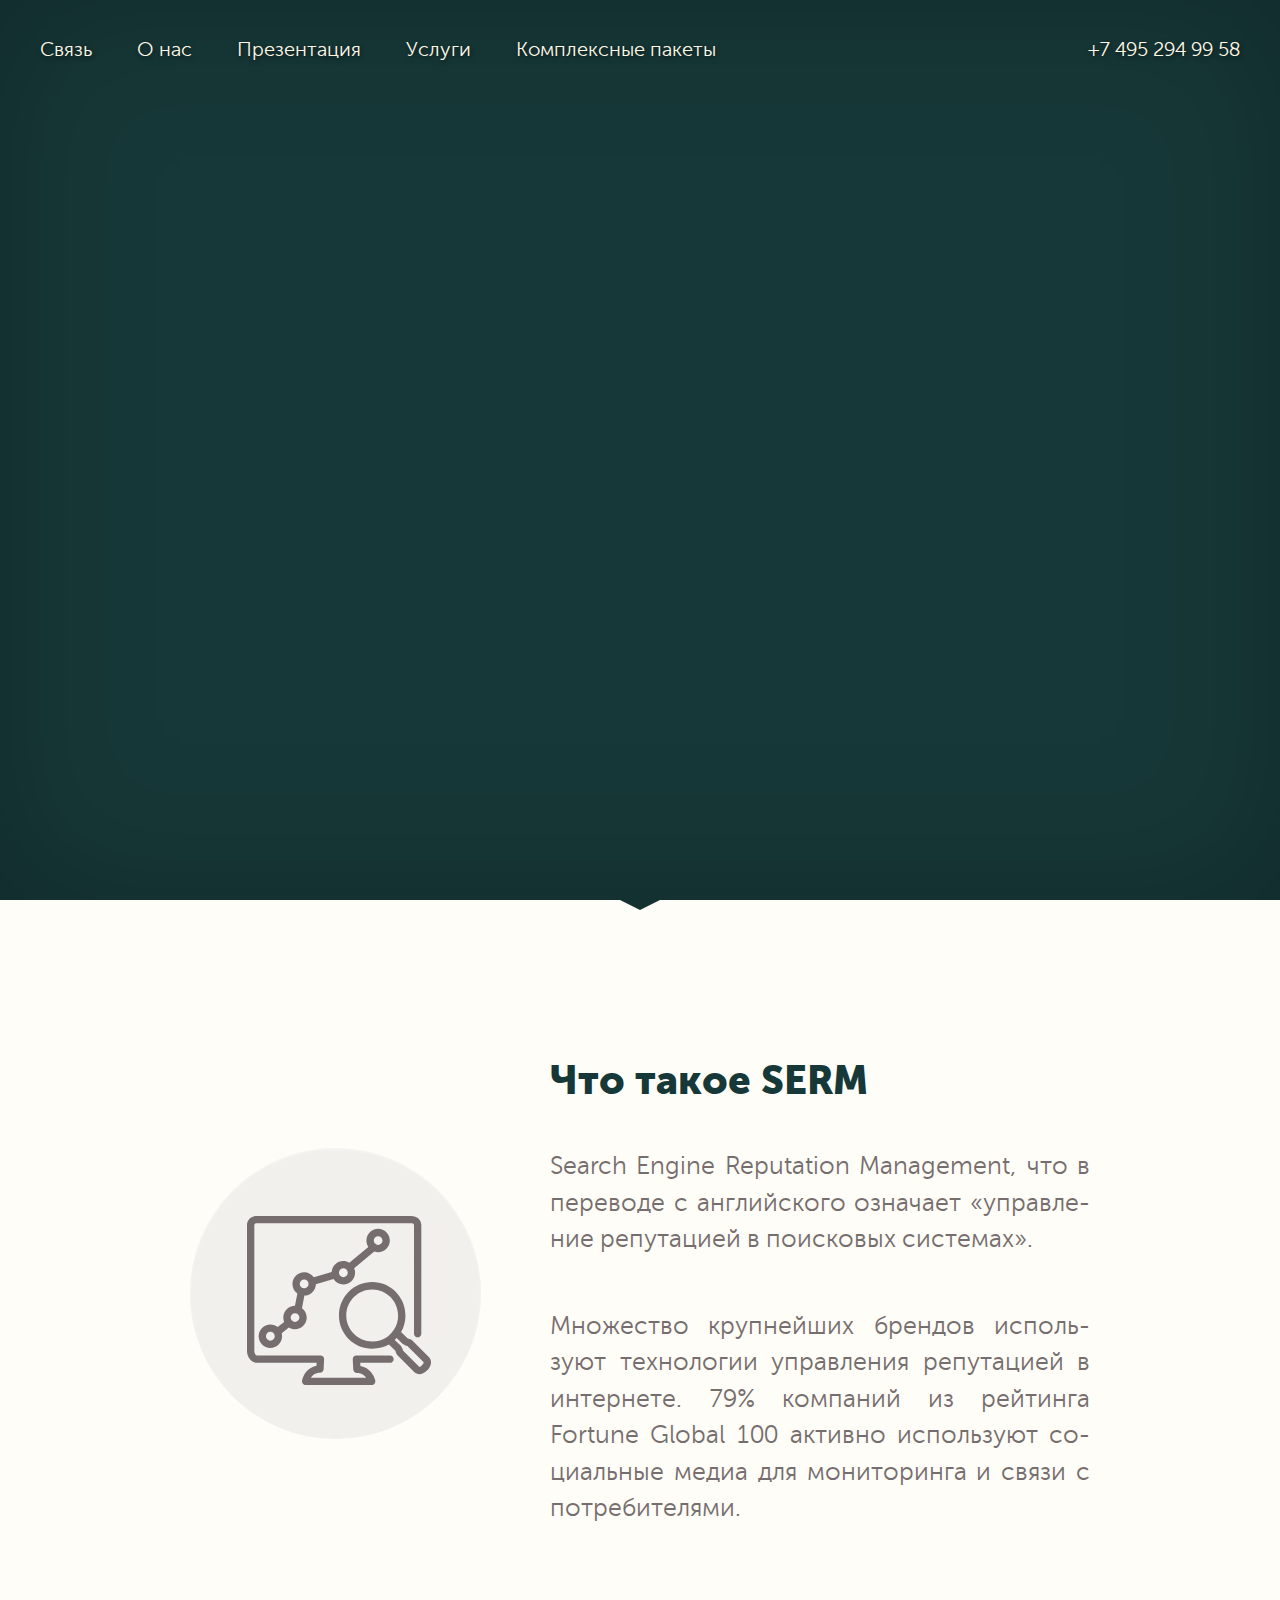
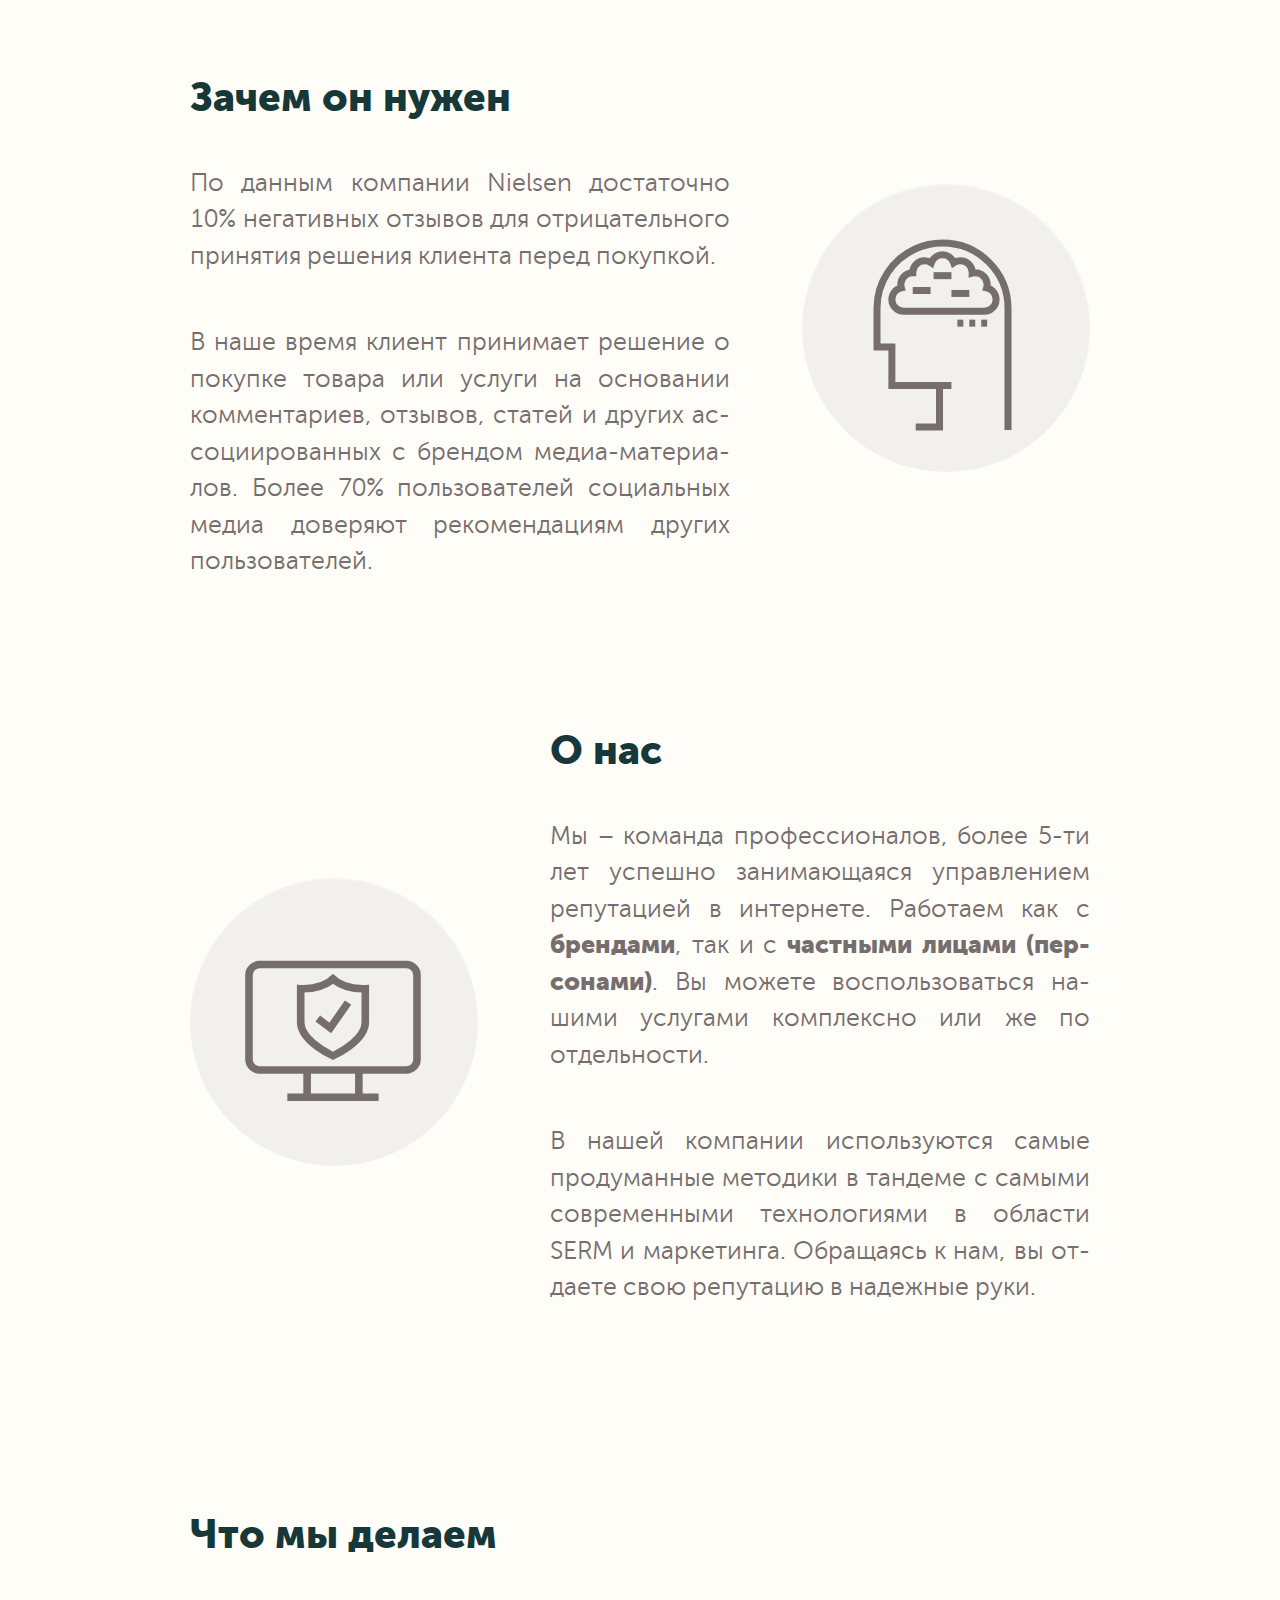
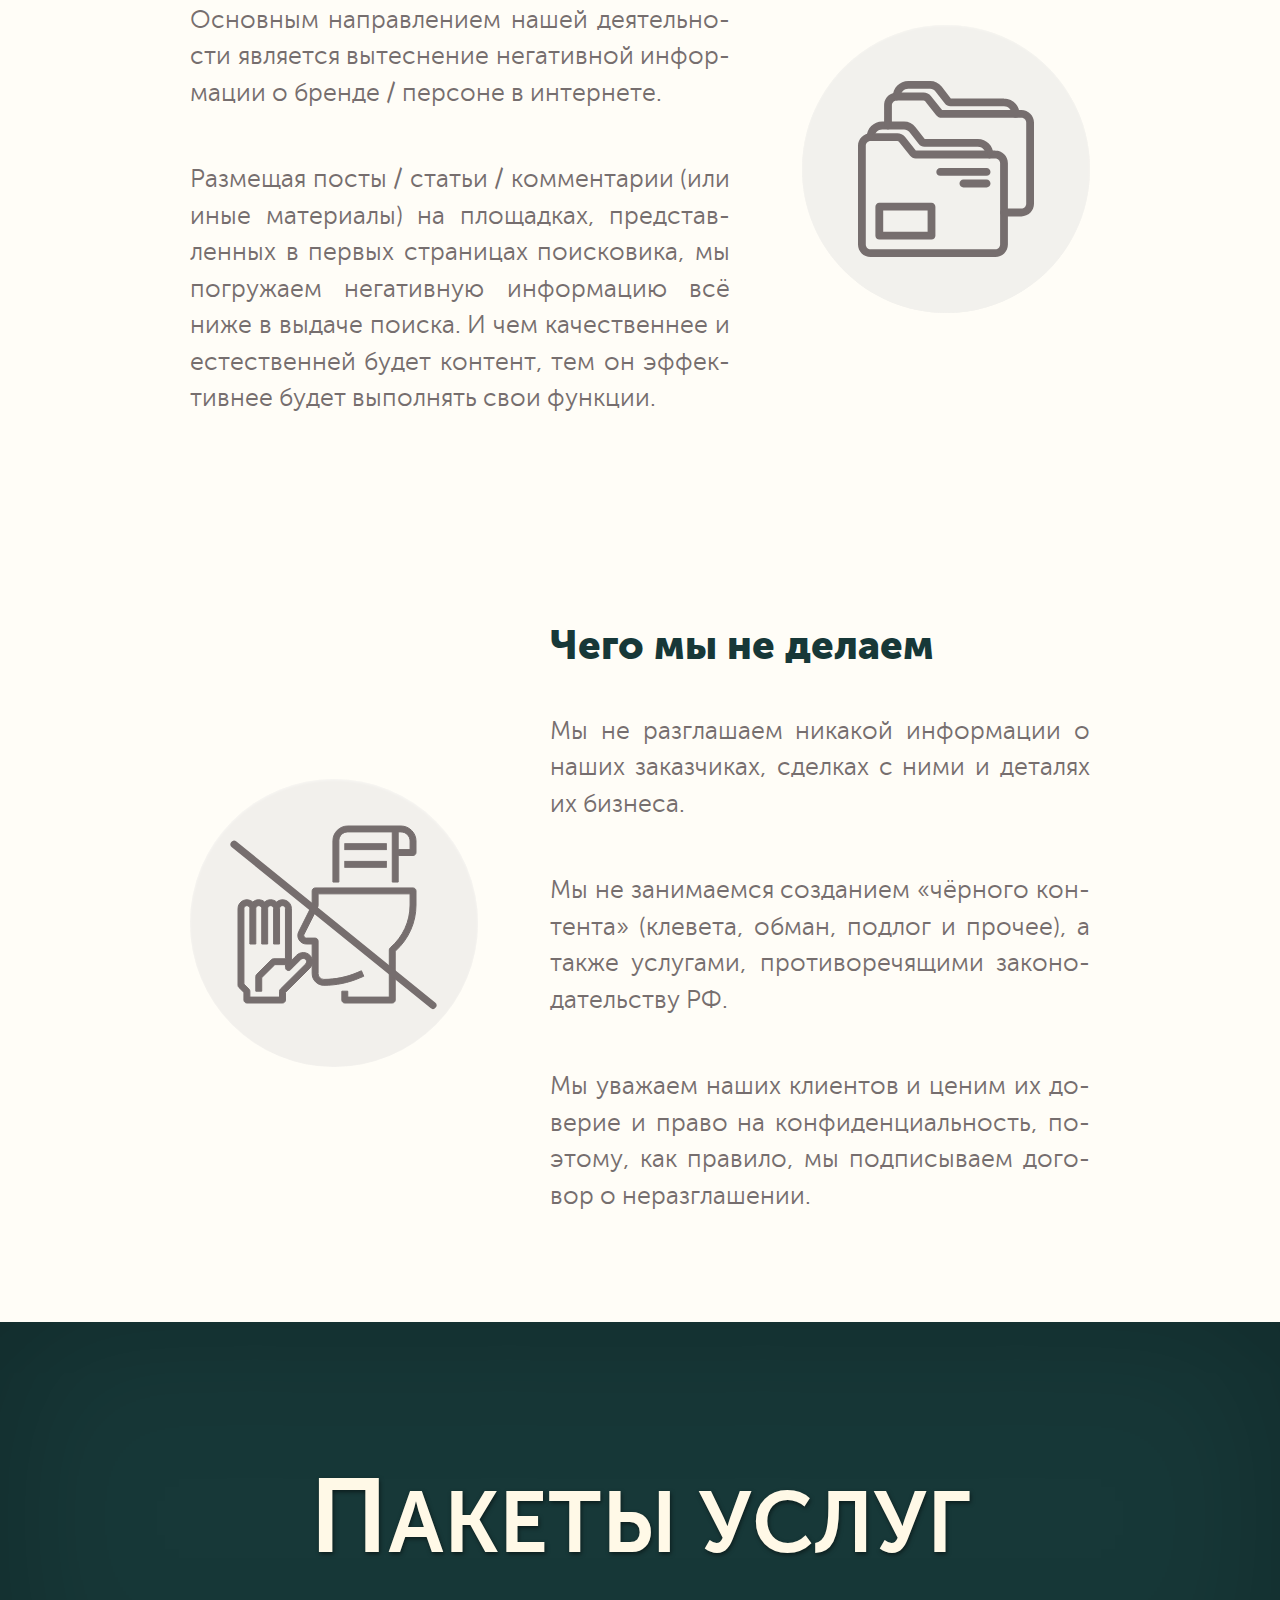
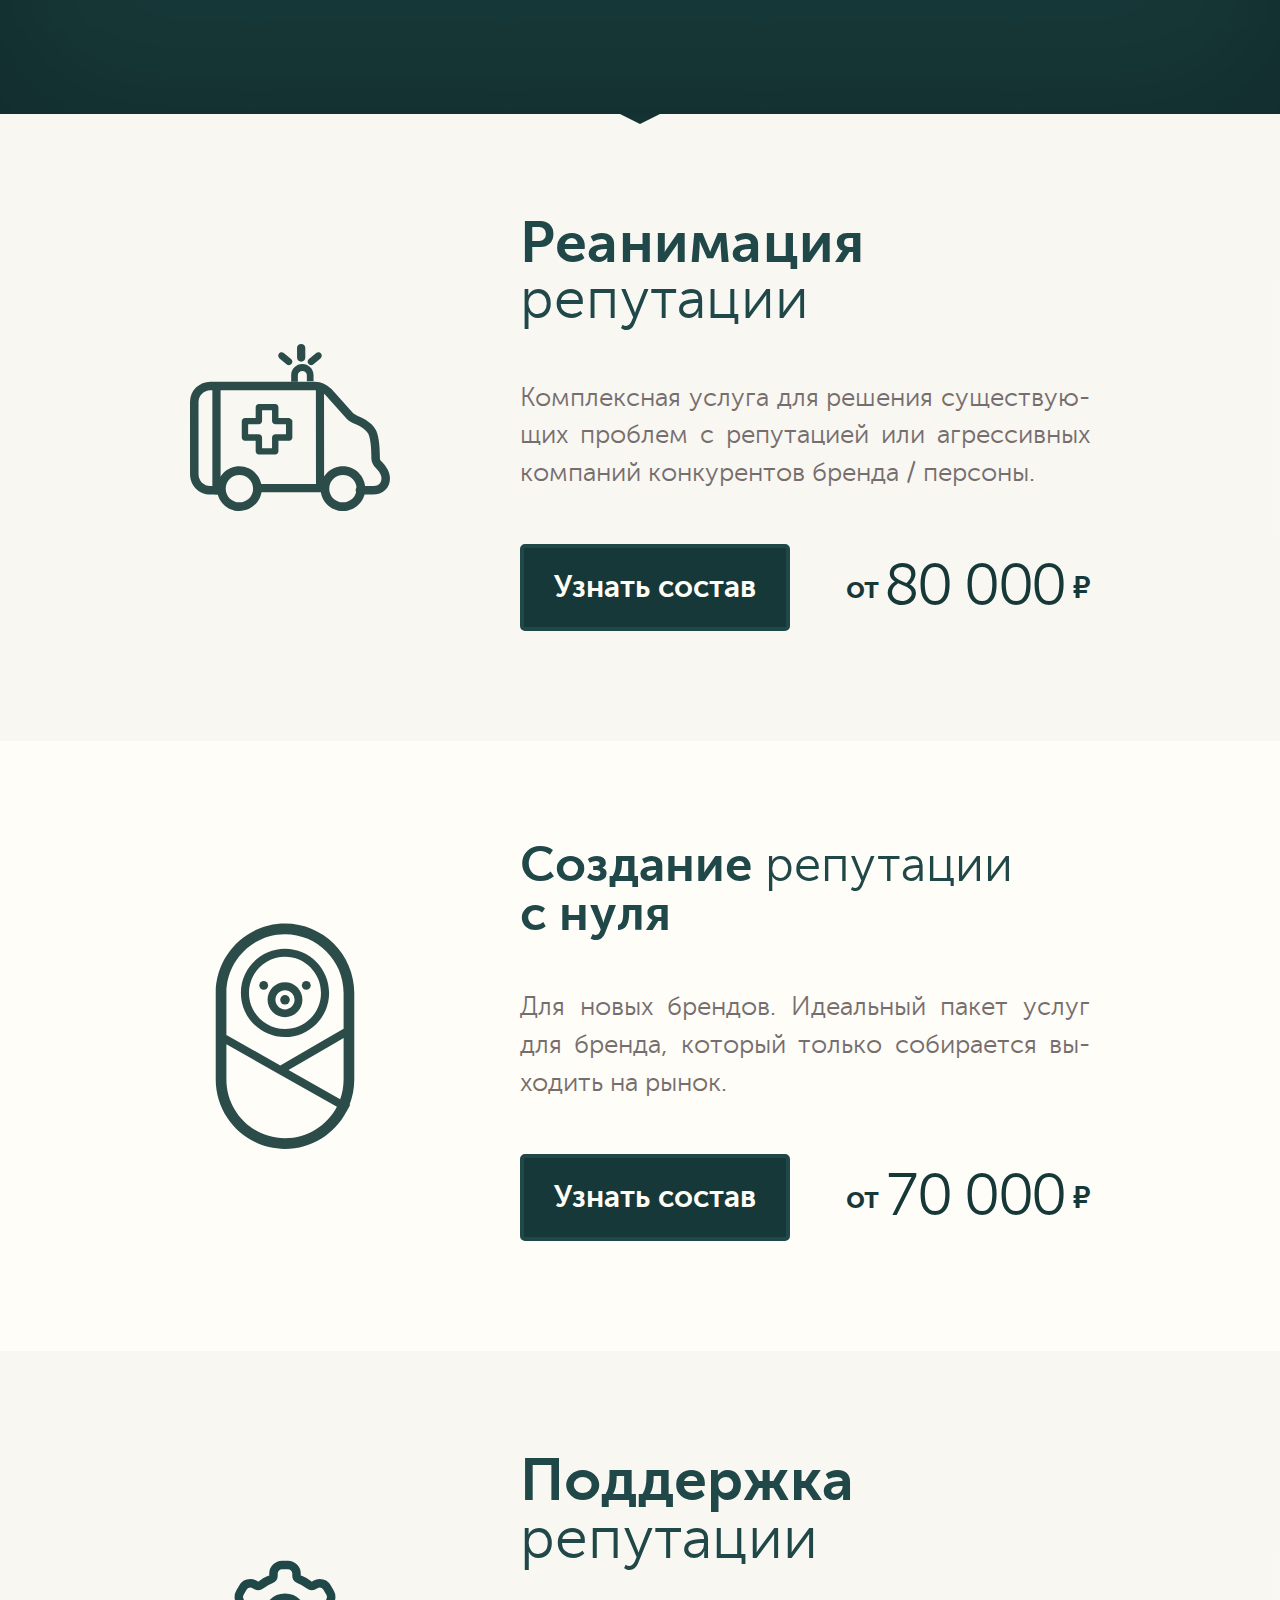
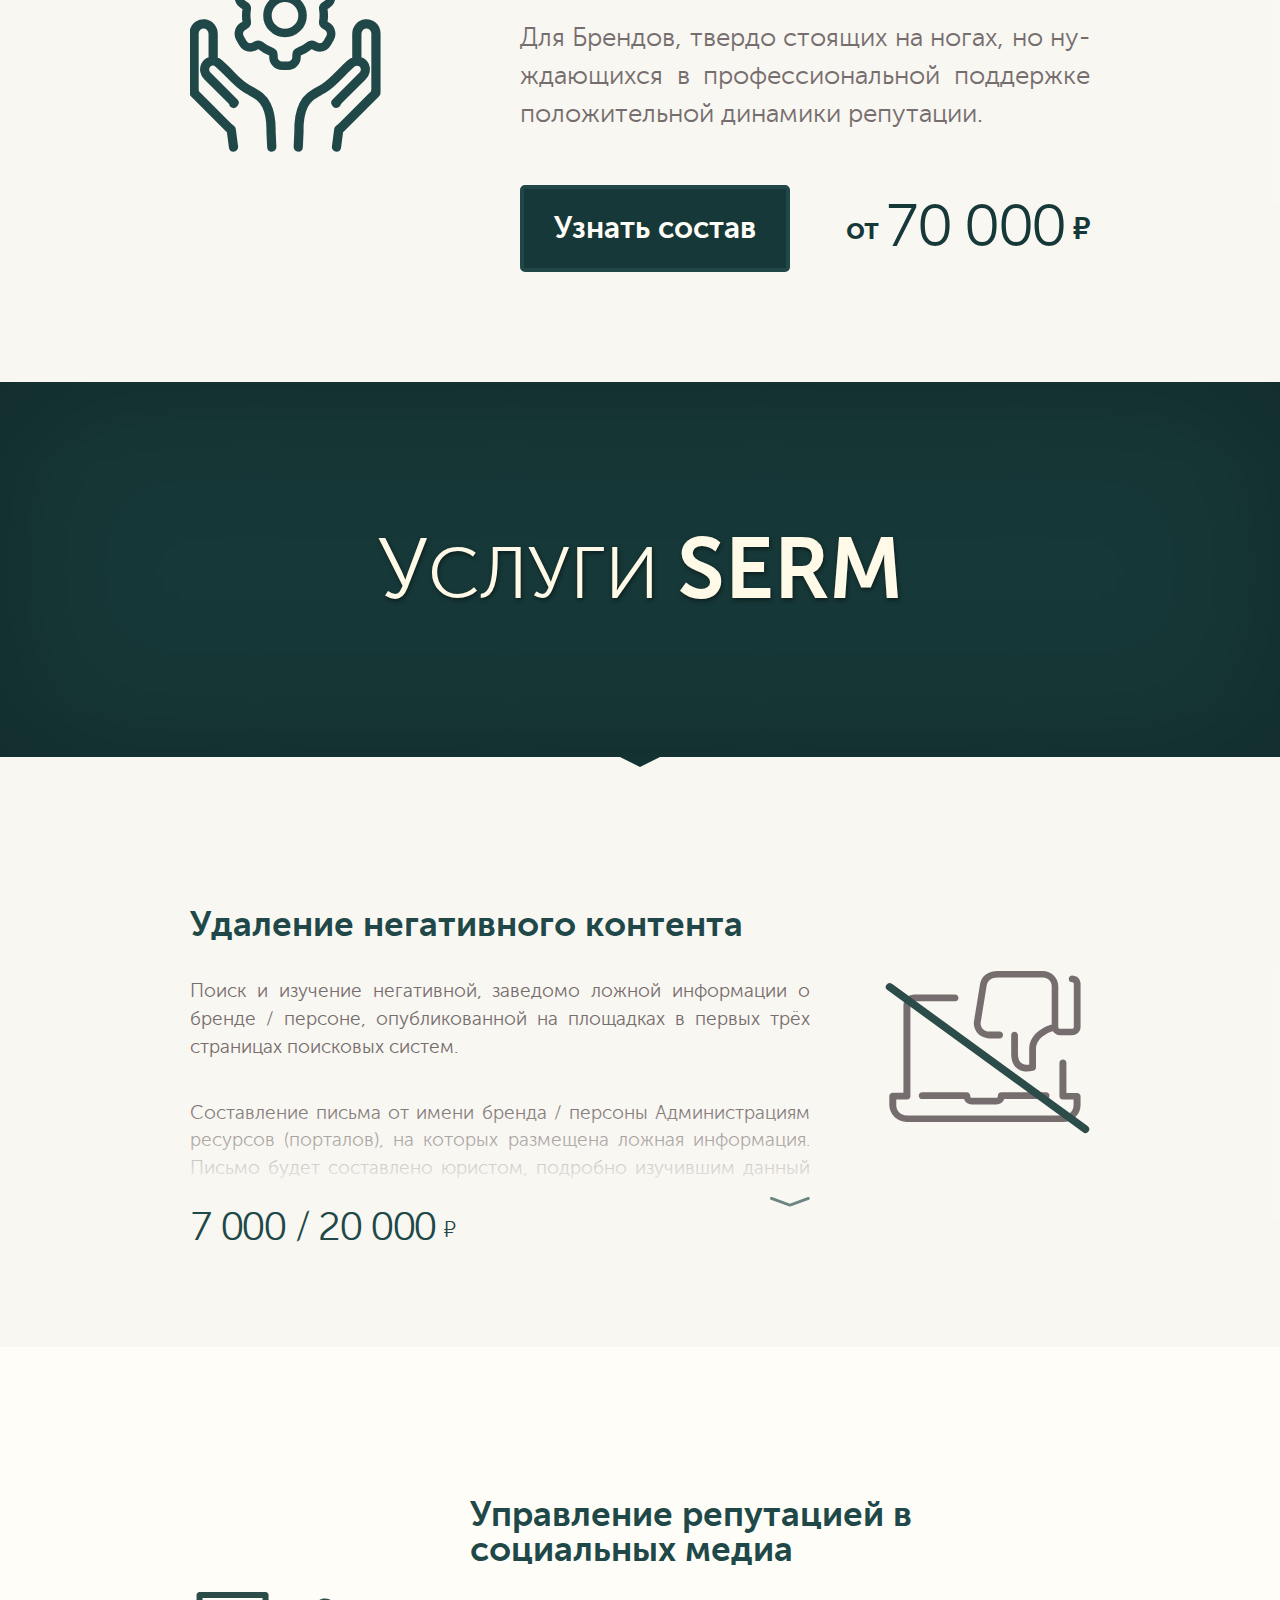
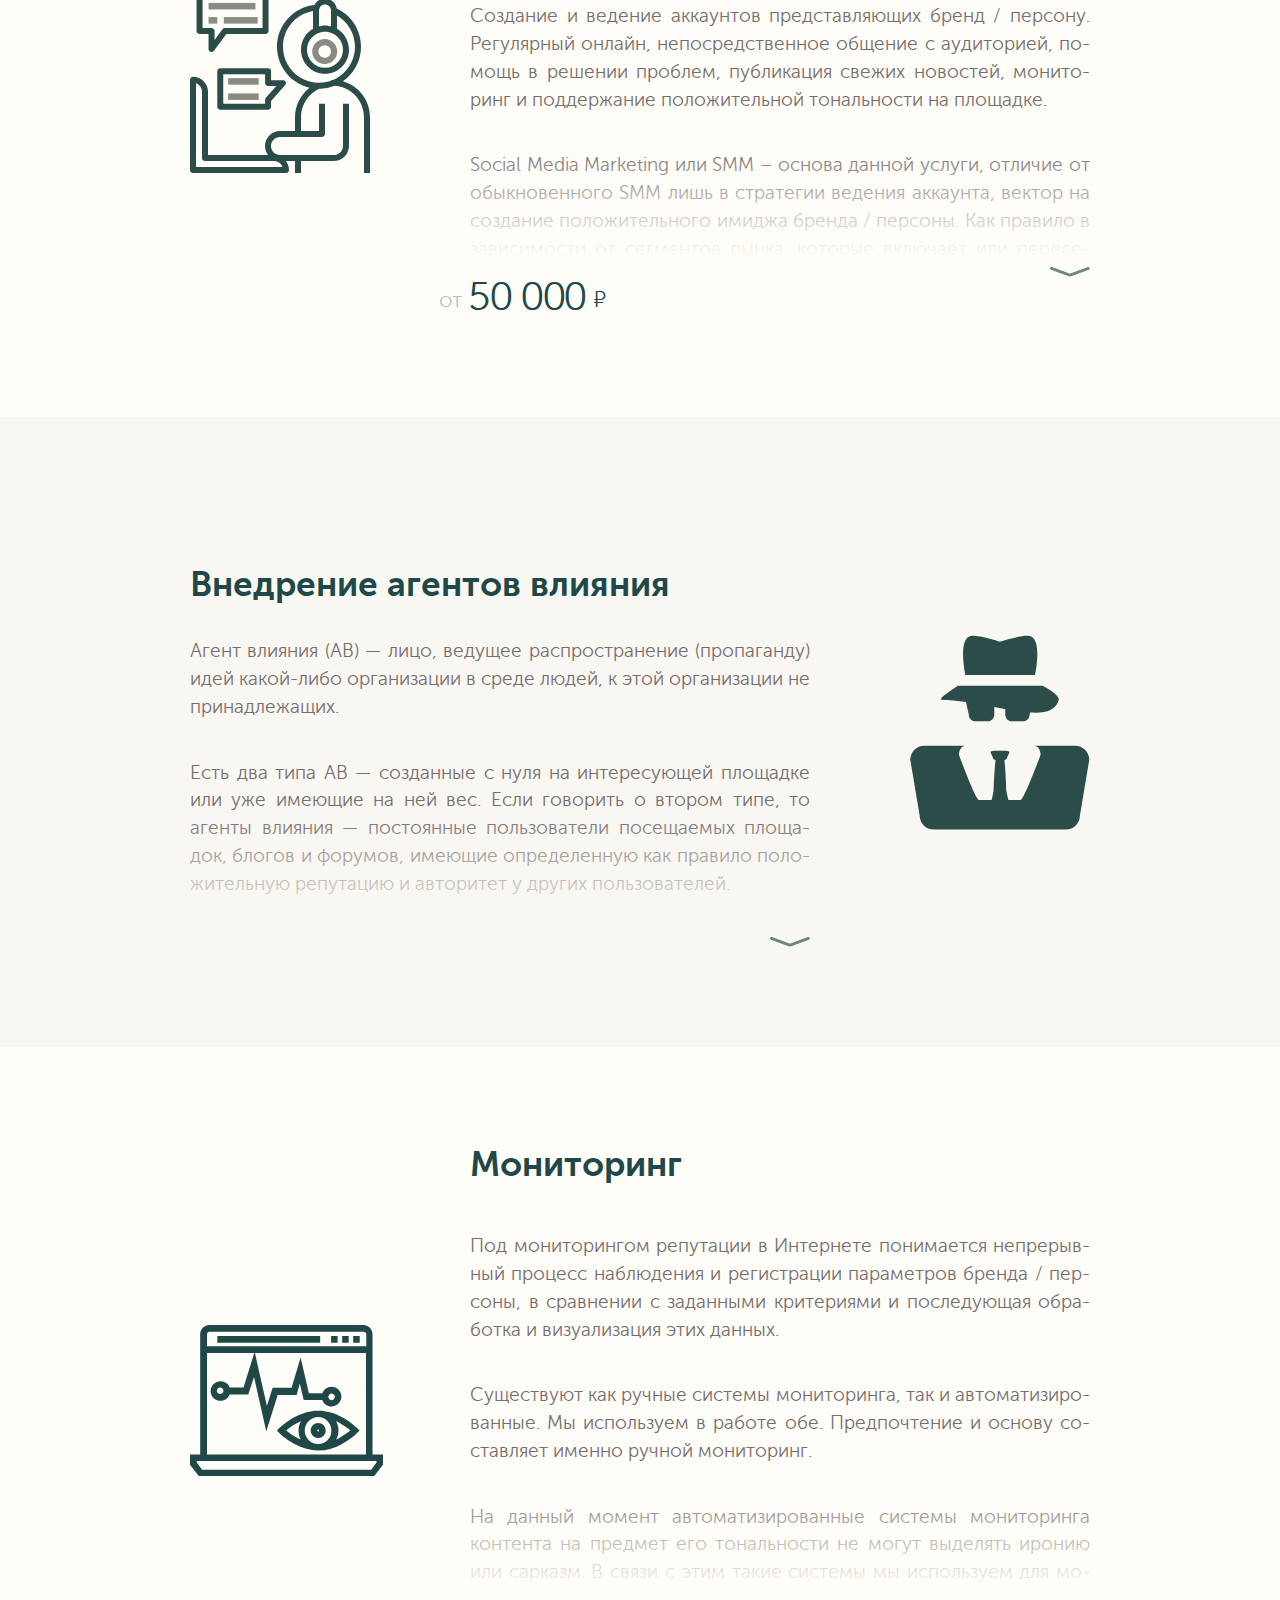
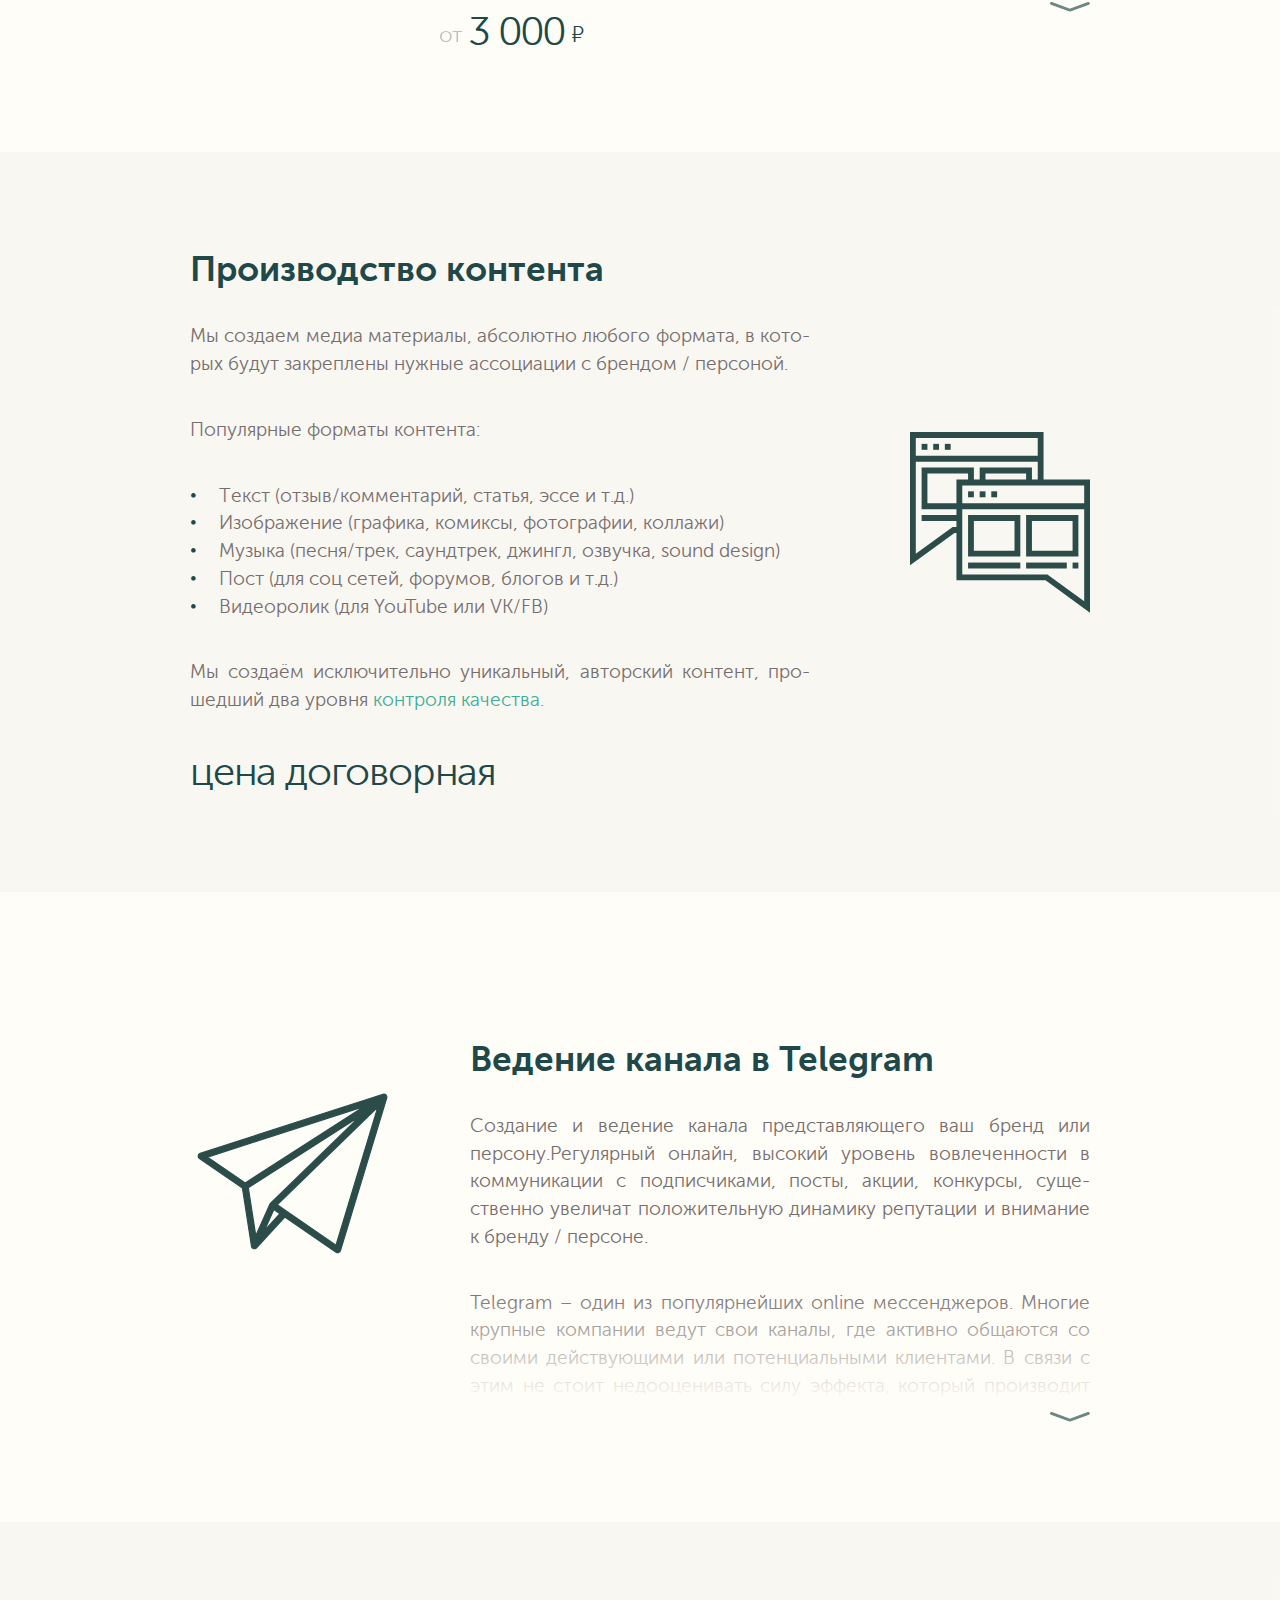
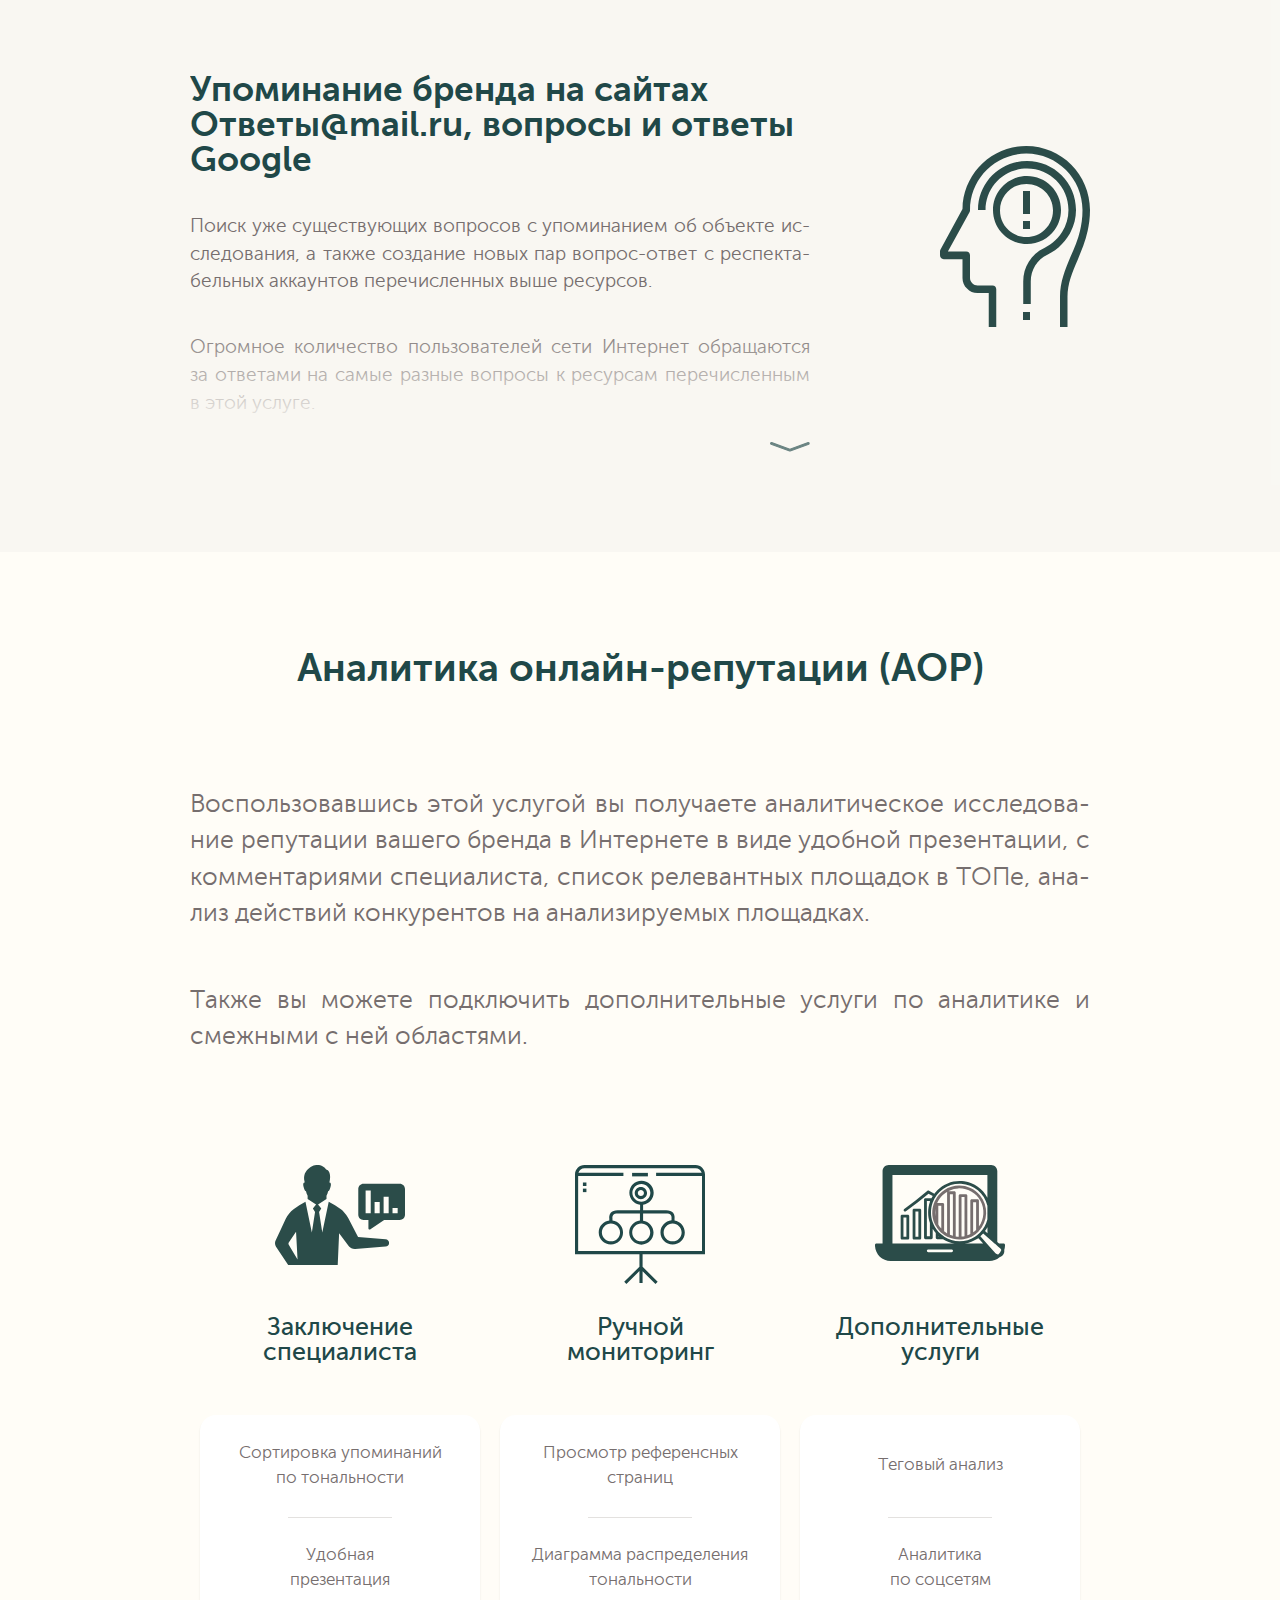
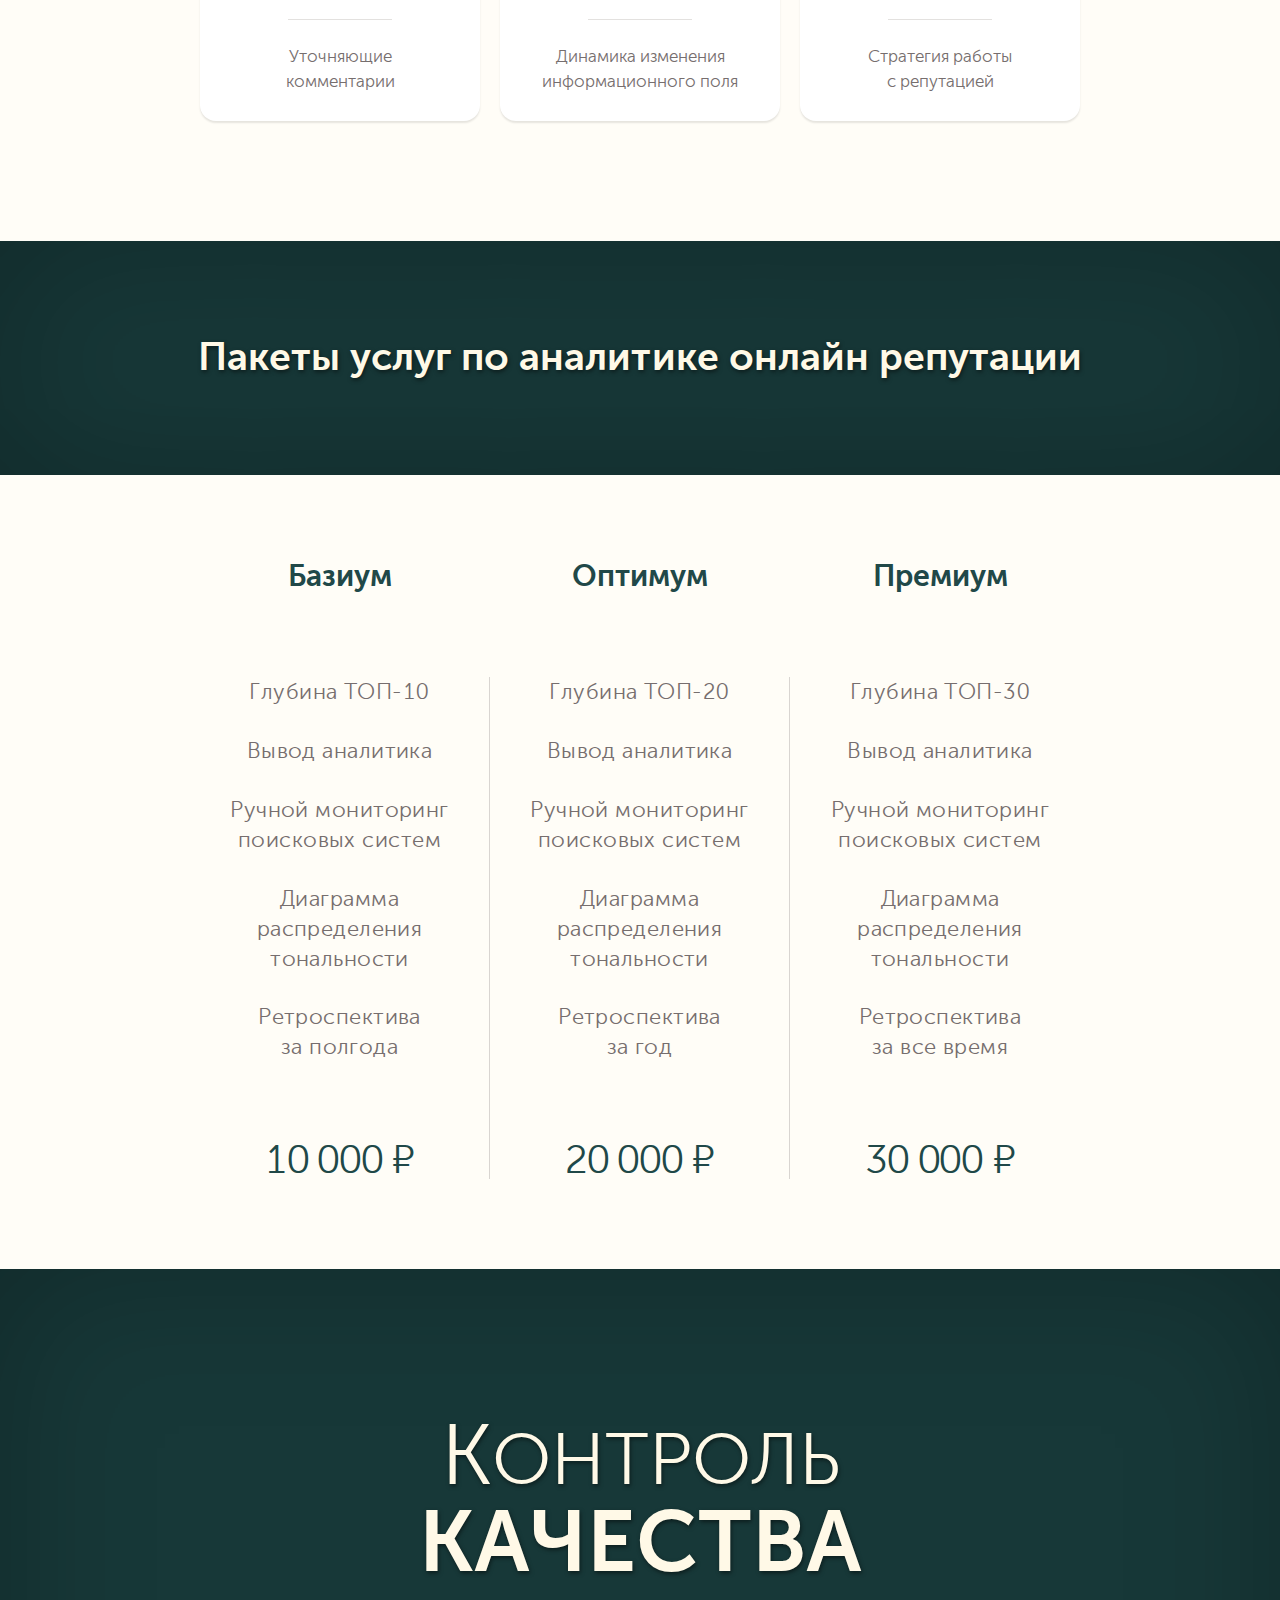
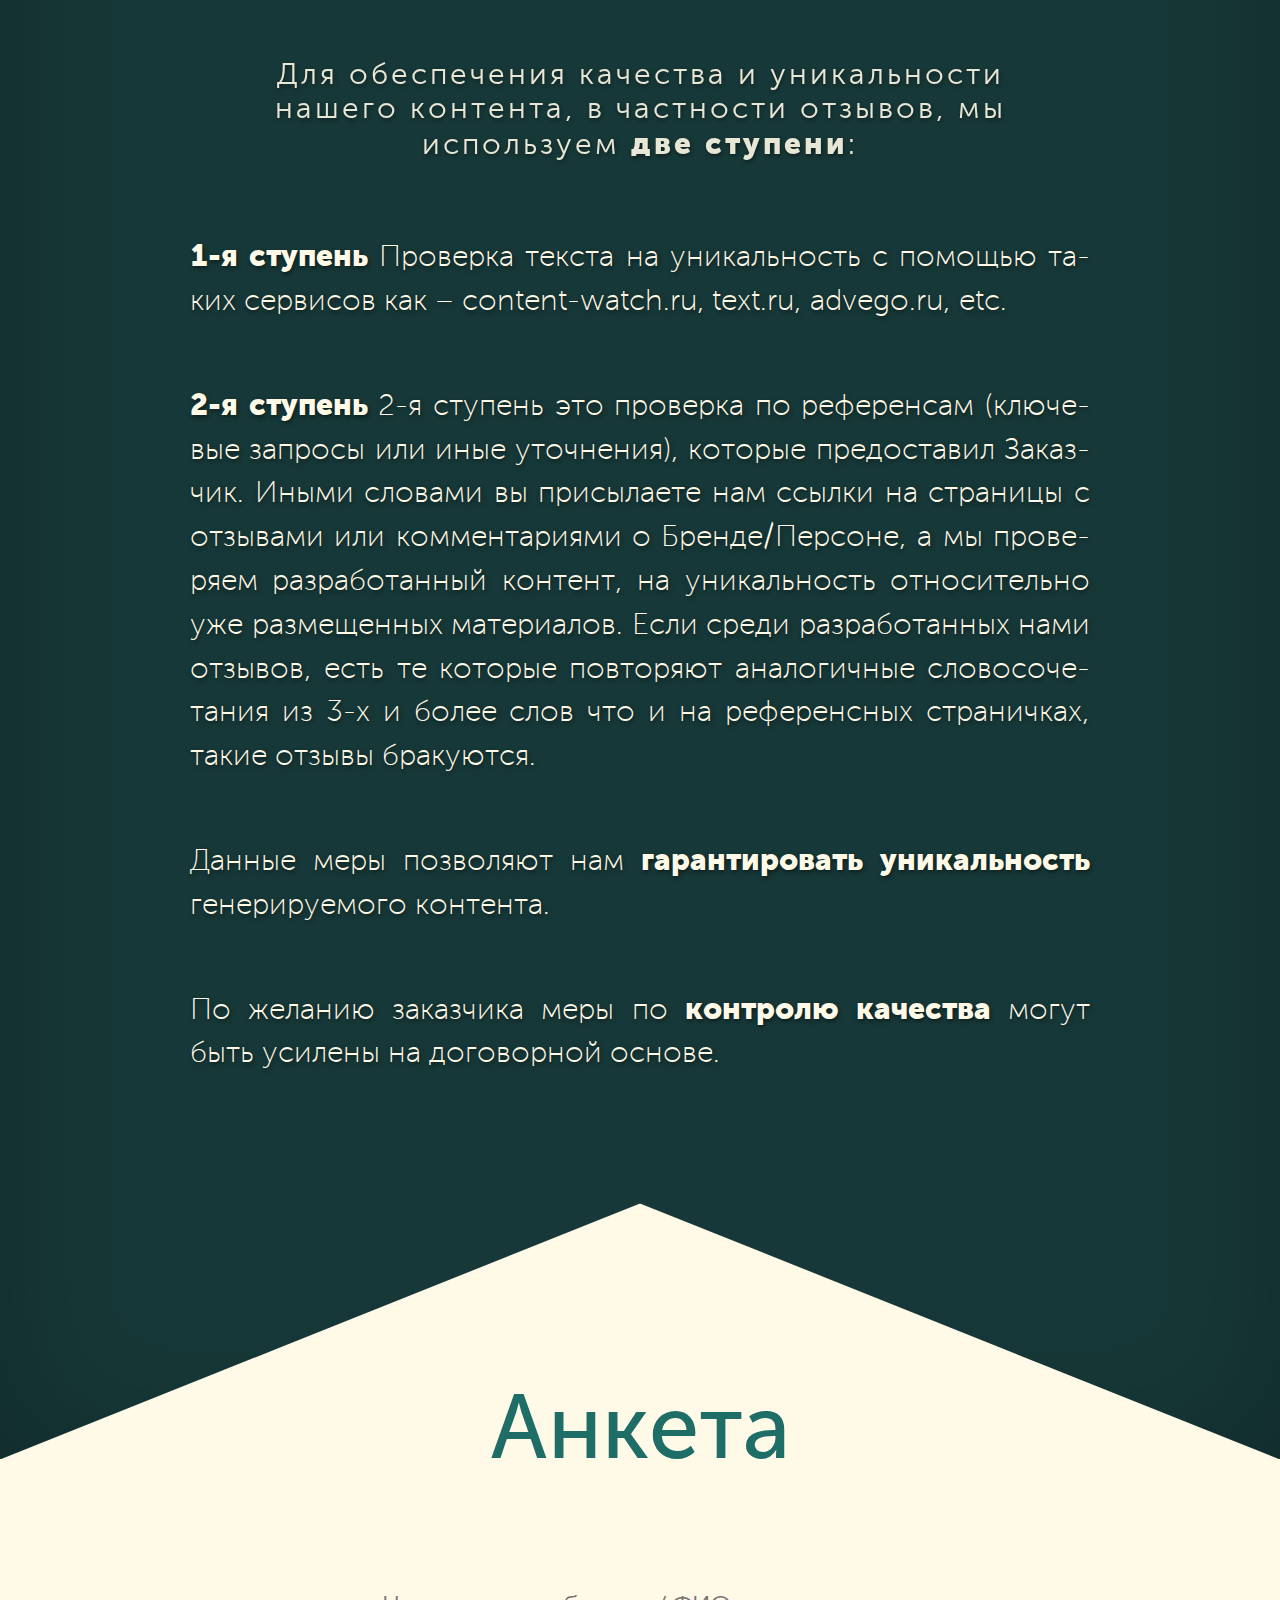
<file: index.html>
<html lang="ru">
<head>
    <title>SERM TECH | Управление репутацией</title>
    <meta charset="UTF-8">
    <meta http-equiv="Content-Type" content="text/html; charset=utf-8">
    <meta name="description" content="SERM technologies Управление репутацией в сети и отзывы">
    <meta name="title" content="Управление репутацией SERM и ORM">
    
    <link rel="stylesheet" href="/fonts/museo/stylesheet.css"></link>
    <link rel="stylesheet" href="/fonts/avenir/stylesheet.css"></link>
    <link rel="stylesheet" href="reset.css"></link>
    <link rel="stylesheet" href="index.css"></link>

    <link rel="apple-touch-icon-precomposed" sizes="57x57" href="/favicon/apple-touch-icon-57x57.png" />
    <link rel="apple-touch-icon-precomposed" sizes="114x114" href="/favicon/apple-touch-icon-114x114.png" />
    <link rel="apple-touch-icon-precomposed" sizes="72x72" href="/favicon/apple-touch-icon-72x72.png" />
    <link rel="apple-touch-icon-precomposed" sizes="144x144" href="/favicon/apple-touch-icon-144x144.png" />
    <link rel="apple-touch-icon-precomposed" sizes="60x60" href="/favicon/apple-touch-icon-60x60.png" />
    <link rel="apple-touch-icon-precomposed" sizes="120x120" href="/favicon/apple-touch-icon-120x120.png" />
    <link rel="apple-touch-icon-precomposed" sizes="76x76" href="/favicon/apple-touch-icon-76x76.png" />
    <link rel="apple-touch-icon-precomposed" sizes="152x152" href="/favicon/apple-touch-icon-152x152.png" />
    <link rel="icon" type="image/png" href="/favicon/favicon-196x196.png" sizes="196x196" />
    <link rel="icon" type="image/png" href="/favicon/favicon-96x96.png" sizes="96x96" />
    <link rel="icon" type="image/png" href="/favicon/favicon-32x32.png" sizes="32x32" />
    <link rel="icon" type="image/png" href="/favicon/favicon-16x16.png" sizes="16x16" />
    <link rel="icon" type="image/png" href="/favicon/favicon-128.png" sizes="128x128" />
    <meta name="application-name" content="SERM tech"/>
    <meta name="msapplication-TileColor" content="000000" />
    <meta name="msapplication-TileImage" content="/favicon/mstile-144x144.png" />
    <meta name="msapplication-square70x70logo" content="/favicon/mstile-70x70.png" />
    <meta name="msapplication-square150x150logo" content="/favicon/mstile-150x150.png" />
    <meta name="msapplication-wide310x150logo" content="/favicon/mstile-310x150.png" />
    <meta name="msapplication-square310x310logo" content="/favicon/mstile-310x310.png" />


    <meta property="og:type" content="website" />
	<meta property="og:title" content="SERM Technologies" />
	<meta property="og:description" content="Управление репутацией в интернете, отзывы, ORM" />
	<meta property="og:url" content="http://serm.tech" />
	<meta property="og:image" content="/art/previewSERM.png" />

    


    <!-- Yandex.Metrika counter -->
    <script type="text/javascript" >
        (function (d, w, c) {
            (w[c] = w[c] || []).push(function() {
                try {
                    w.yaCounter49030010 = new Ya.Metrika({
                        id:49030010,
                        clickmap:true,
                        trackLinks:true,
                        accurateTrackBounce:true,
                        webvisor:true
                    });
                } catch(e) { }
            });

            var n = d.getElementsByTagName("script")[0],
                s = d.createElement("script"),
                f = function () { n.parentNode.insertBefore(s, n); };
            s.type = "text/javascript";
            s.async = true;
            s.src = "https://mc.yandex.ru/metrika/watch.js";

            if (w.opera == "[object Opera]") {
                d.addEventListener("DOMContentLoaded", f, false);
            } else { f(); }
        })(document, window, "yandex_metrika_callbacks");
    </script>
    <noscript><div><img src="https://mc.yandex.ru/watch/49030010" style="position:absolute; left:-9999px;" alt="" /></div></noscript>
    <!-- /Yandex.Metrika counter -->

    <script src="index.js"></script>
</head>
<body>
    <div class="header">
        <div id="menu" class="menu">
            <!-- <a class="item" href="/">=(-_-)=</a> -->
            <a class="item link" href="#communication">Связь</a>
            <a class="item link" href="/#about">О нас</a>
            <a class="item link" href="/presentati/presentation.pdf">Презентация</a>
            <a class="item link" href="/#services">Услуги</a>
            <a class="item link" href="/#packets">Комплексные пакеты</a>
            <a class="tel" href="tel:+74952949958">+7 495 294 99 58</a>
        </div>
        <div class="content-container">
            <div class="content">
                <a href="#what" class="logo link"></a>
                <div class="tagline">
                    <h1>SERM Technologies</h1>
                    <h2>Управление репутацией</h2>   
                </div>
            </div>
        </div>
    </div>
    <div class="intro">
        <div id="what" class="block what">
            <h1>Что такое SERM</h1>
            <p>Search Engine Reputation Management, что в переводе с английского означает «управление репутацией в поисковых системах».</p>
            <p>Множество крупнейших брендов используют технологии управления репутацией в интернете. 79% компаний из рейтинга Fortune Global 100 активно используют социальные медиа для мониторинга и связи с потребителями.</p>
        </div>
        <div class="block why">
            <h1>Зачем он нужен</h1>
            <p>По данным компании Nielsen достаточно 10% негативных отзывов для отрицательного принятия решения клиента перед покупкой.</p>
            <p>В наше время клиент принимает решение о покупке товара или услуги на основании комментариев, отзывов, статей и других ассоциированных с брендом медиа-материалов. Более 70% пользователей социальных медиа доверяют рекомендациям других пользователей.</p>
        </div>
        <div id="about" class="block about">
            <h1>О нас</h1>
            <p>Мы – команда профессионалов, более 5-ти лет успешно занимающаяся управлением репутацией в интернете. Работаем как с <strong>брендами</strong>, так и с <strong>частными лицами (персонами)</strong>. Вы можете воспользоваться нашими услугами комплексно или же по отдельности.<p> В нашей компании используются самые продуманные методики в тандеме с самыми современными технологиями в области SERM и маркетинга. Обращаясь к нам, вы отдаете свою репутацию в надежные руки.</p>
        </div>
        <div class="block products">
            <h1>Что мы делаем</h1>
            <p>Основным направлением нашей деятельности является вытеснение негативной информации о бренде / персоне в интернете.<p>Размещая посты / статьи / комментарии (или иные материалы) на площадках, представленных в первых страницах поисковика, мы погружаем негативную информацию всё ниже в выдаче поиска. И чем качественнее и естественней будет контент, тем он эффективнее будет выполнять свои функции.</p>
        </div>
        <div class="block notdo">
            <h1>Чего мы не делаем</h1>
            <p>Мы не разглашаем никакой информации о наших заказчиках, сделках с ними и деталях их бизнеса.</p>
            <p>Мы не занимаемся созданием «чёрного контента» (клевета, обман, подлог и прочее), а также услугами, противоречящими законодательству РФ.</p>
            <p>Мы уважаем наших клиентов и ценим их доверие и право на конфиденциальность, поэтому, как правило, мы подписываем договор о неразглашении.</p>
        </div>
    </div>
    <div id="packets" class="section">
        <h1 class="block"><em>Пакеты услуг</em></h1>
    </div>
    <div class="complexServices ribbon">
        <div class="item reanimation">
            <div class="block">
                <h2>Реанимация <em>репутации</em></h2>
                <p>Комплексная услуга для решения существующих проблем с репутацией или агрессивных компаний конкурентов бренда / персоны.</p>
                <div class="bar">
                    <a href="reputationEmergency.html">Узнать состав</a>
                    <div class="price">от <em>80 000</em> ₽</div>
                </div>
            </div>
        </div>
        <div class="item zero">
            <div class="block">
                <h2>Создание <em>репутации</em><br>с нуля</h2>
                <p>Для новых брендов. Идеальный пакет услуг для бренда, который только собирается выходить на рынок.</p>
                <div class="bar">
                    <a href="reputationCreate.html">Узнать состав</a>
                    <div class="price">от <em>70 000</em> ₽</div>
                </div>    
            </div>
        </div>
        <div class="item support">
            <div class="block">
                <h2>Поддержка <em>репутации</em></h2>
                <p>Для Брендов, твердо стоящих на ногах, но нуждающихся в профессиональной поддержке положительной динамики репутации.</p>
                <div class="bar">
                    <a href="reputationSupport.html">Узнать состав</a>
                    <div class="price">от <em>70 000</em> ₽</div>
                </div>
            </div>
        </div>
    </div>
    <div id="services" class="section">
        <h1>Услуги <em>SERM</em></h1>    
    </div>
    <div class="ribbon">
        <div class="info-item negative">
            <div class="block">
                <div class="expandable" style="max-height:300px;">
                    <h2>Удаление негативного контента</h2>
                    <p>Поиск и изучение негативной, заведомо ложной информации о бренде / персоне, опубликованной на площадках в первых трёх страницах поисковых систем.</p>
                    <p>Составление письма от имени бренда / персоны Администрациям ресурсов (порталов), на которых размещена ложная информация. Письмо будет составлено юристом, подробно изучившим данный кейс.
                    <p>В случае отказа Администрации ресурса в удалении информации (текста, фотографии, поста и т.д.), при желании клиента могут быть подготовлены документы для обращения в суд. Цена указывается за безуспешное / успешное удаление.</p>
                </div> 
                <div class="price">7 000 / 20 000<span class="rub">₽</span></div>
            </div>       
        </div>
        <div class="info-item ORM">
            <div class="block">
                <div class="expandable">
                    <h2>Управление репутацией в социальных медиа</h2>
                    <p>Создание и ведение аккаунтов представляющих бренд / персону. Регулярный онлайн, непосредственное общение с аудиторией, помощь в решении проблем, публикация свежих новостей, мониторинг и поддержание положительной тональности на площадке.</p>
                    <p>Social Media Marketing или SMM – основа данной услуги, отличие от обыкновенного SMM лишь в стратегии ведения аккаунта, вектор на создание положительного имиджа бренда / персоны.  Как правило в зависимости от сегментов рынка, которые включает или пересекает так или иначе бренд, выбираются конкретные площадки (Facebook, Vkontakte, Instagram, Twitter, etc).</p>
                    <p>Оплата ежемесячная в среднем 50000 рублей. Точная сумма рассчитывается индивидуально и зависит от количества площадок и графика работы Агентов.</p>
                </div>
                <div class="price from">50 000<span class="rub">₽</span></div>
            </div>
        </div>
        <div class="info-item agents">
            <div class="block">
                <div class="expandable">
                    <h2>Внедрение агентов влияния</h2>
                    <p>Агент влияния (АВ) — лицо, ведущее распространение (пропаганду) идей какой-либо организации в среде людей, к этой организации не принадлежащих.</p>
                    <p>Есть два типа АВ — созданные с нуля на интересующей площадке или уже имеющие на ней вес. Если говорить о втором типе, то агенты влияния — постоянные пользователи посещаемых площадок, блогов и форумов, имеющие определенную как правило положительную репутацию и авторитет у других пользователей. </p>
                    <p>АВ имеют наибольшую осведомленность о состоянии и настроении аудитории на интересующих ресурсах.</p>
                    <p>Всего лишь один АВ на интересующей площадке, за месяц может существенно изменить динамику тональности в позитивную сторону.
                    <div class="price from">30 000<span class="rub">₽</span></div>
                </div>
            </div>
        </div>    
        <div class="info-item monitoring">
            <div class="block">
                <h2>Мониторинг</h2>
                <div class="expandable">
                    <p>Под мониторингом репутации в Интернете понимается непрерывный процесс наблюдения и регистрации параметров бренда / персоны, в сравнении с заданными критериями и последующая обработка и визуализация этих данных.</p>
                    <p>Существуют как ручные системы мониторинга, так и автоматизированные. Мы используем в работе обе. Предпочтение и основу составляет именно ручной мониторинг.</p>
                    <p>На данный момент автоматизированные системы мониторинга контента на предмет его тональности не могут выделять иронию или сарказм. В связи с этим такие системы мы используем для мониторинга по устойчивым показателям (география аудитории, пол, возраст, интересы если речь идет о социальных медиа и т.д.).</p>
                </div>
                <div class="price from">3 000<span class="rub">₽</span></div>
            </div>    
        </div>
        <div class="info-item content">
            <div class="block">
                <h2>Производство контента</h2>
                <p>Мы создаем медиа материалы, абсолютно любого формата, в которых будут закреплены нужные ассоциации с брендом / персоной.</p>

                <p>Популярные форматы контента:</p>
                <ul class="single-line-items">
                    <li>Текст (отзыв/комментарий, статья, эссе и т.д.)</li>
                    <li>Изображение (графика, комиксы, фотографии, коллажи)</li>
                    <li>Музыка (песня/трек, саундтрек, джингл, озвучка, sound design)</li>
                    <li>Пост (для соц сетей, форумов, блогов и т.д.)</li>
                    <li>Видеоролик (для YouTube или VK/FB)</li>
                </ul>
                <p>Мы создаём исключительно уникальный, авторский контент, прошедший два уровня <a class="link" href="/#quality">контроля качества.</a></p>
                <div class="price">цена договорная</div>
            </div>    
        </div>
        <div class="info-item telegram">
            <div class="block">
                <div class="expandable">
                    <h2>Ведение канала в Telegram</h2>
                    <p>Создание и ведение канала представляющего ваш бренд или персону.Регулярный онлайн, высокий уровень вовлеченности в коммуникации с подписчиками, посты, акции, конкурсы, существенно увеличат положительную динамику репутации и внимание к бренду / персоне. </p>
                    <p>Telegram – один из популярнейших online мессенджеров. Многие крупные компании ведут свои каналы, где активно общаются со своими действующими или потенциальными клиентами. В связи с этим не стоит недооценивать силу эффекта, который производит грамотное создание и ведение такого канала.</p>
                    <p>По данным сервиса Combot, всего у Telegram сейчас около 8 млн активных пользователей в России и 1,5 млн — активные подписчики Telegram-каналов. Под активными подписчиками Combot подразумевает тех, кто подписан на каналы и регулярно их читает, объясняет основатель сервиса Федор Скуратов. <a href="https://www.vedomosti.ru/technology/articles/2017/09/11/733271-telegram-trete-mesto-upominaniyam">В конце июня 2017 Telegram стал самым популярным приложением в российском AppStore.</a></p>
                    <div class="price">50 000<span class="rub">₽</span> <span class="per">в месяц</span></div>
                </div>
            </div>
        </div>
        <div class="info-item questions">
            <div class="block">
                <div class="expandable">
                    <h2>Упоминание бренда на сайтах Ответы@mail.ru, вопросы и ответы Google</h2>
                    <p>Поиск уже существующих вопросов с упоминанием об объекте исследования, а также создание новых пар вопрос-ответ с респектабельных аккаунтов перечисленных выше ресурсов.</p>
                    <p>Огромное количество пользователей сети Интернет обращаются за ответами на самые разные вопросы к ресурсам перечисленным в этой услуге.</p>
                    <p>В день посещаемость ресурса Ответы@mail.ru в данный момент ~ 390 000 человек, а просмотров более полутора миллионов.<br>Цена указана за одно упоминание.</p>
                    <div class="price">300<span class="rub">₽</span></div>
                </div>
            </div>
        </div>
        
        <!--<div class="info-item evangelist">
            <div class="block">
                <h2>Личный евангелист</h2>
                <p>Маркетинговый евангелизм — продвинутая форма маркетинга «из уст в уста», при которой компании развивают в клиентах настолько сильную веру в особенность/специфичность продукта или услуги, что клиенты-евангелисты свободно советуют другим купить и использовать этот продукт. Клиенты становятся добровольными сторонниками бренда, действующими от лица компании.</p>
                <div class="price">150 000</div>
            </div>
        </div> -->
        <div class="aor block">
            <h2>Аналитика онлайн-репутации (АОР)</h2>
            <p>Воспользовавшись этой услугой вы получаете аналитическое исследование репутации вашего бренда в Интернете в виде удобной презентации, с комментариями специалиста, список релевантных площадок в ТОПе, анализ действий конкурентов на анализируемых площадках.</p>
            <p>Также вы можете подключить дополнительные услуги по аналитике и смежными с ней областями.</p>
            <div id="extra" class="services">
                <div class="service">
                    <h4 class="specialist">Заключение<br>специалиста</h4>
                    <ul>
                        <li><span>Сортировка упоминаний<br> по тональности</span></li>
                        <li><span>Удобная<br>презентация</span></li>
                        <li><span>Уточняющие<br>комментарии</span></li>
                        <!--  <li><a class="more" href="#">Узнать больше</a></li> -->
                    </ul>
                </div>
                <div class="service">
                    <h4 class="monitoring">Ручной<br>мониторинг</h4>
                    <ul>
                        <li><span>Просмотр референсных страниц</span></li>
                        <li><span>Диаграмма распределения тональности</span></li>
                        <li><span>Динамика изменения<br>информационного поля</span></li>
                        <!-- <li><a class="more" href="#">Узнать больше</a></li> -->
                    </ul>
                </div>
                <div class="service">
                    <h4 class="extra">Дополнительные<br>услуги</h4>
                    <ul>
                        <li><span>Теговый анализ</span></li>
                        <li><span>Аналитика<br>по соцсетям</span></li>
                        <li><span>Стратегия работы<br>с репутацией</span></li>
                        <!-- <li><a class="more" href="#">Узнать больше</a></li> -->
                    </ul>
                </div>
            </div>
        </div>
        <div class="aor">    
            <h2 id="AOR"class="packets">Пакеты услуг по аналитике онлайн репутации</h1>
            </div>    
            <div class="complex block">
                <div class="item base">
                    <h4>Базиум</h4>
                    <ul>
                        <li><span>Глубина ТОП-10</span></li>
                        <li><span>Вывод аналитика</span></li>
                        <li><span>Ручной мониторинг<br>поисковых систем</span></li>
                        <li><span>Диаграмма<br>распределения тональности</span></li>
                        <li><span>Ретроспектива<br>за полгода</span></li>
                        <div class="price">10 000 ₽</div>
                    </ul>
                </div>  
                <div class="item optimal">
                    <h4>Оптимум</h4>
                    <ul>
                        <li><span>Глубина ТОП-20</span></li>
                        <li><span>Вывод аналитика</span></li>
                        <li><span>Ручной мониторинг<br>поисковых систем</span></li>
                        <li><span>Диаграмма<br>распределения тональности</span></li>
                        <li><span>Ретроспектива<br>за год</span></li>
                        <div class="price">20 000 ₽</div>
                    </ul>
                </div> 
                <div class="item premium">
                    <h4>Премиум</h4>
                    <ul>
                        <li><span>Глубина ТОП-30</span></li>
                        <li><span>Вывод аналитика</span></li>
                        <li><span>Ручной мониторинг<br>поисковых систем</span></li>
                        <li><span>Диаграмма<br>распределения тональности</span></li>
                        <li><span>Ретроспектива<br>за все время</span></li>
                        <div class="price">30 000 ₽</div>
                    </ul>
                </div> 
            </div>
        </div>
        <div id="quality" class="section quality-control">
            <div class="block">
                <h1>Контроль<br><em>качества</em></h1>
                <h2>Для обеспечения качества и уникальности нашего контента, в частности отзывов, мы используем <strong>две ступени</strong>:</h2>
                <p><strong>1-я ступень</strong> Проверка текста на уникальность с помощью таких сервисов как – content-watch.ru, text.ru, advego.ru, etc.</p>
                <p><strong>2-я ступень</strong> 2-я ступень это проверка по референсам (ключевые запросы или иные уточнения), которые предоставил Заказчик. Иными словами вы присылаете нам ссылки на страницы с отзывами или комментариями о Бренде/Персоне, а мы проверяем разработанный контент, на уникальность относительно уже размещенных материалов. Если среди разработанных нами отзывов, есть те которые повторяют аналогичные словосочетания из 3-х и более слов что и на референсных страничках, такие отзывы бракуются.</p>
                <p>Данные меры позволяют нам <strong>гарантировать уникальность</strong> генерируемого контента.</p>
                <p>По желанию заказчика меры по <strong>контролю качества</strong> могут быть усилены на договорной основе.</p>
            </div>
        </div>
        <div class="form">
            <svg class="top" version="1.1" id="Layer_1" xmlns="http://www.w3.org/2000/svg" xmlns:xlink="http://www.w3.org/1999/xlink" x="0px" y="0px"
            viewBox="0 0 100 20" enable-background="new 0 0 100 20" xml:space="preserve">
            <polygon points="100,20 0,20 50,0 "/>
            </svg>
            <h1>Анкета</h1>
            <svg class="bottom" version="1.1" id="Layer_1" xmlns="http://www.w3.org/2000/svg" xmlns:xlink="http://www.w3.org/1999/xlink" x="0px" y="0px"
            viewBox="0 0 100 20" enable-background="new 0 0 100 20" xml:space="preserve">
            <polygon points="100,0 0,0 50,20 "/>
            </svg>
            <form class="fields">
                <input name="name" type="text" placeholder="Наименование бренда / ФИО персоны">
                <input name="phone" type="tel" placeholder="Номер телефона">
                <input name="email" type="email" placeholder="Контактный e-mail">
                <input name="reason" type="text" placeholder="Причина обращения">
                <button></button>
            </form>
        </div> 
<div id="communication" class="basement">
    <h1><a class="tel" href="tel:+74952949958">+7 495 294 99 58</a></h1>
    <div><a href="mailto:office@serm.tech">e-mail: office@serm.tech</a></div>
    <h2>ИП Григорянц Самвел Маркович</h2>
    <h2>ИНН 770301217089</h2>
</div>    
</body>
</html>
</file>
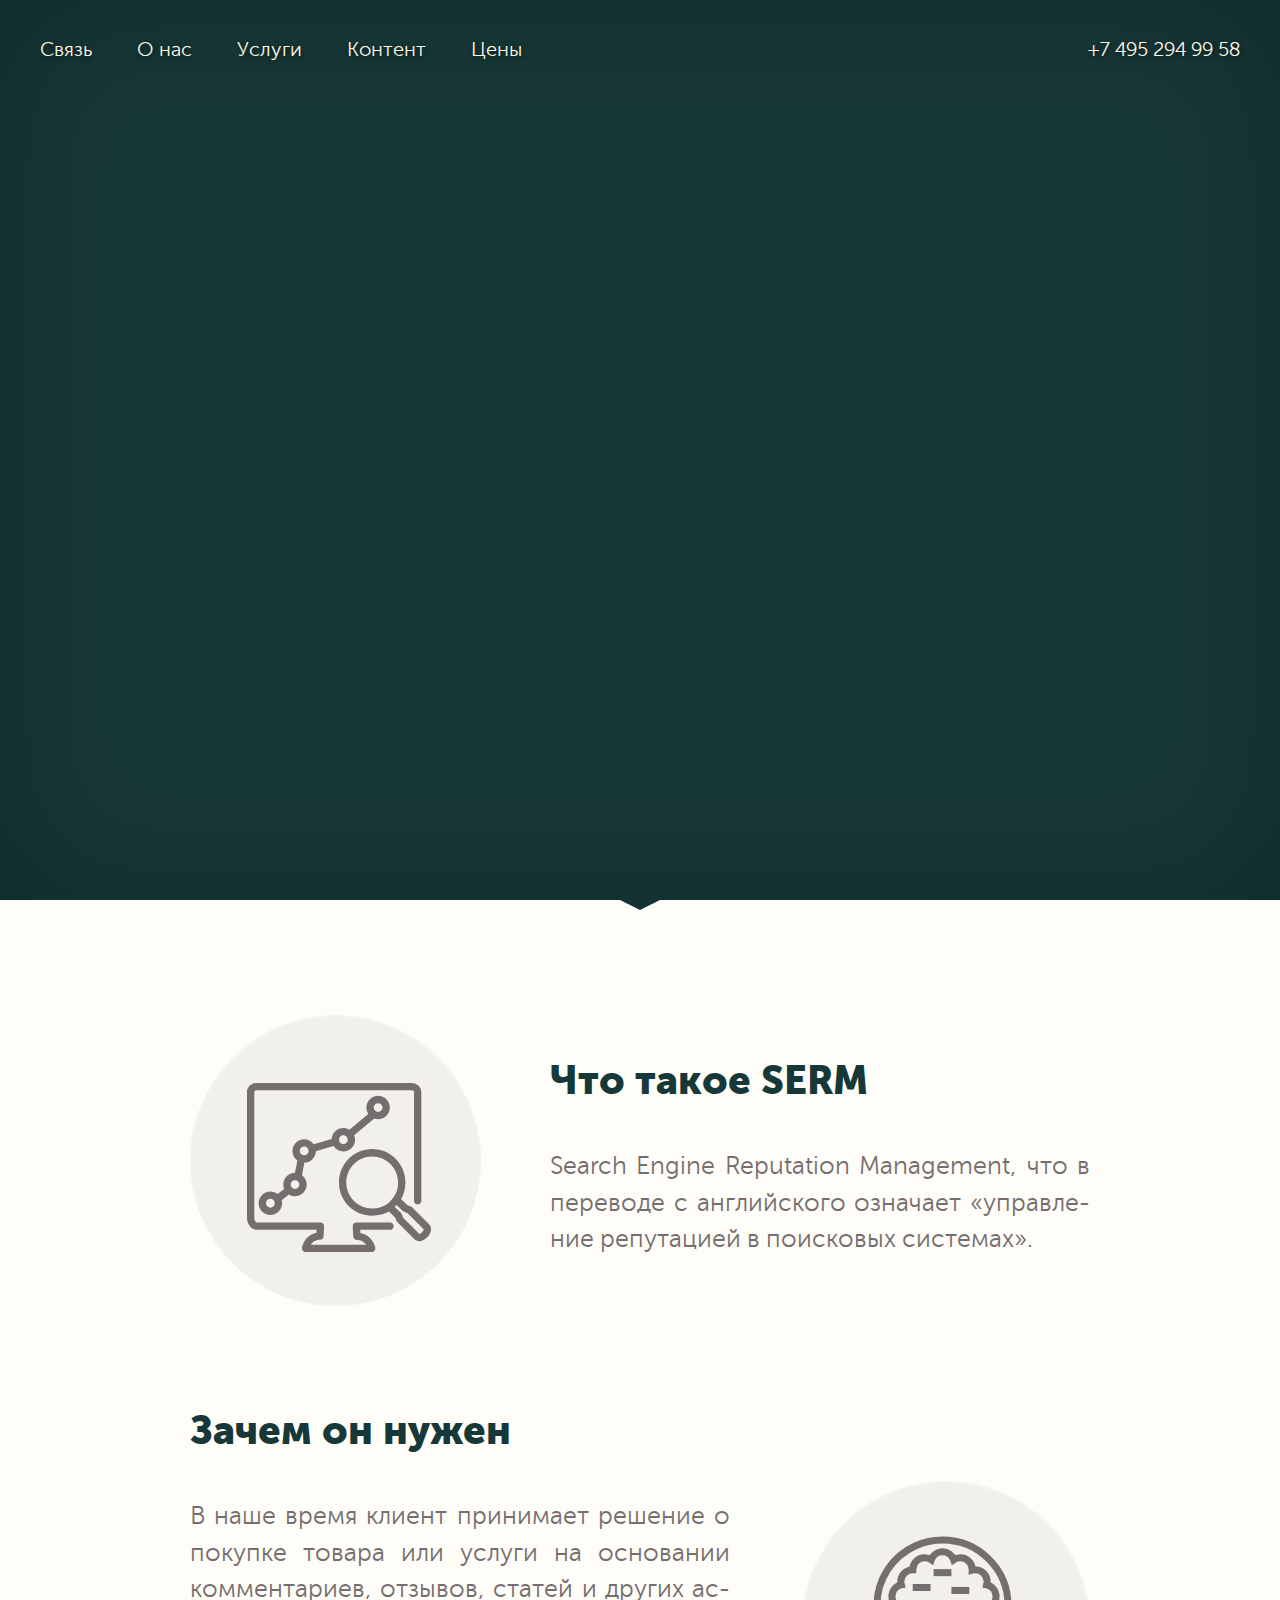
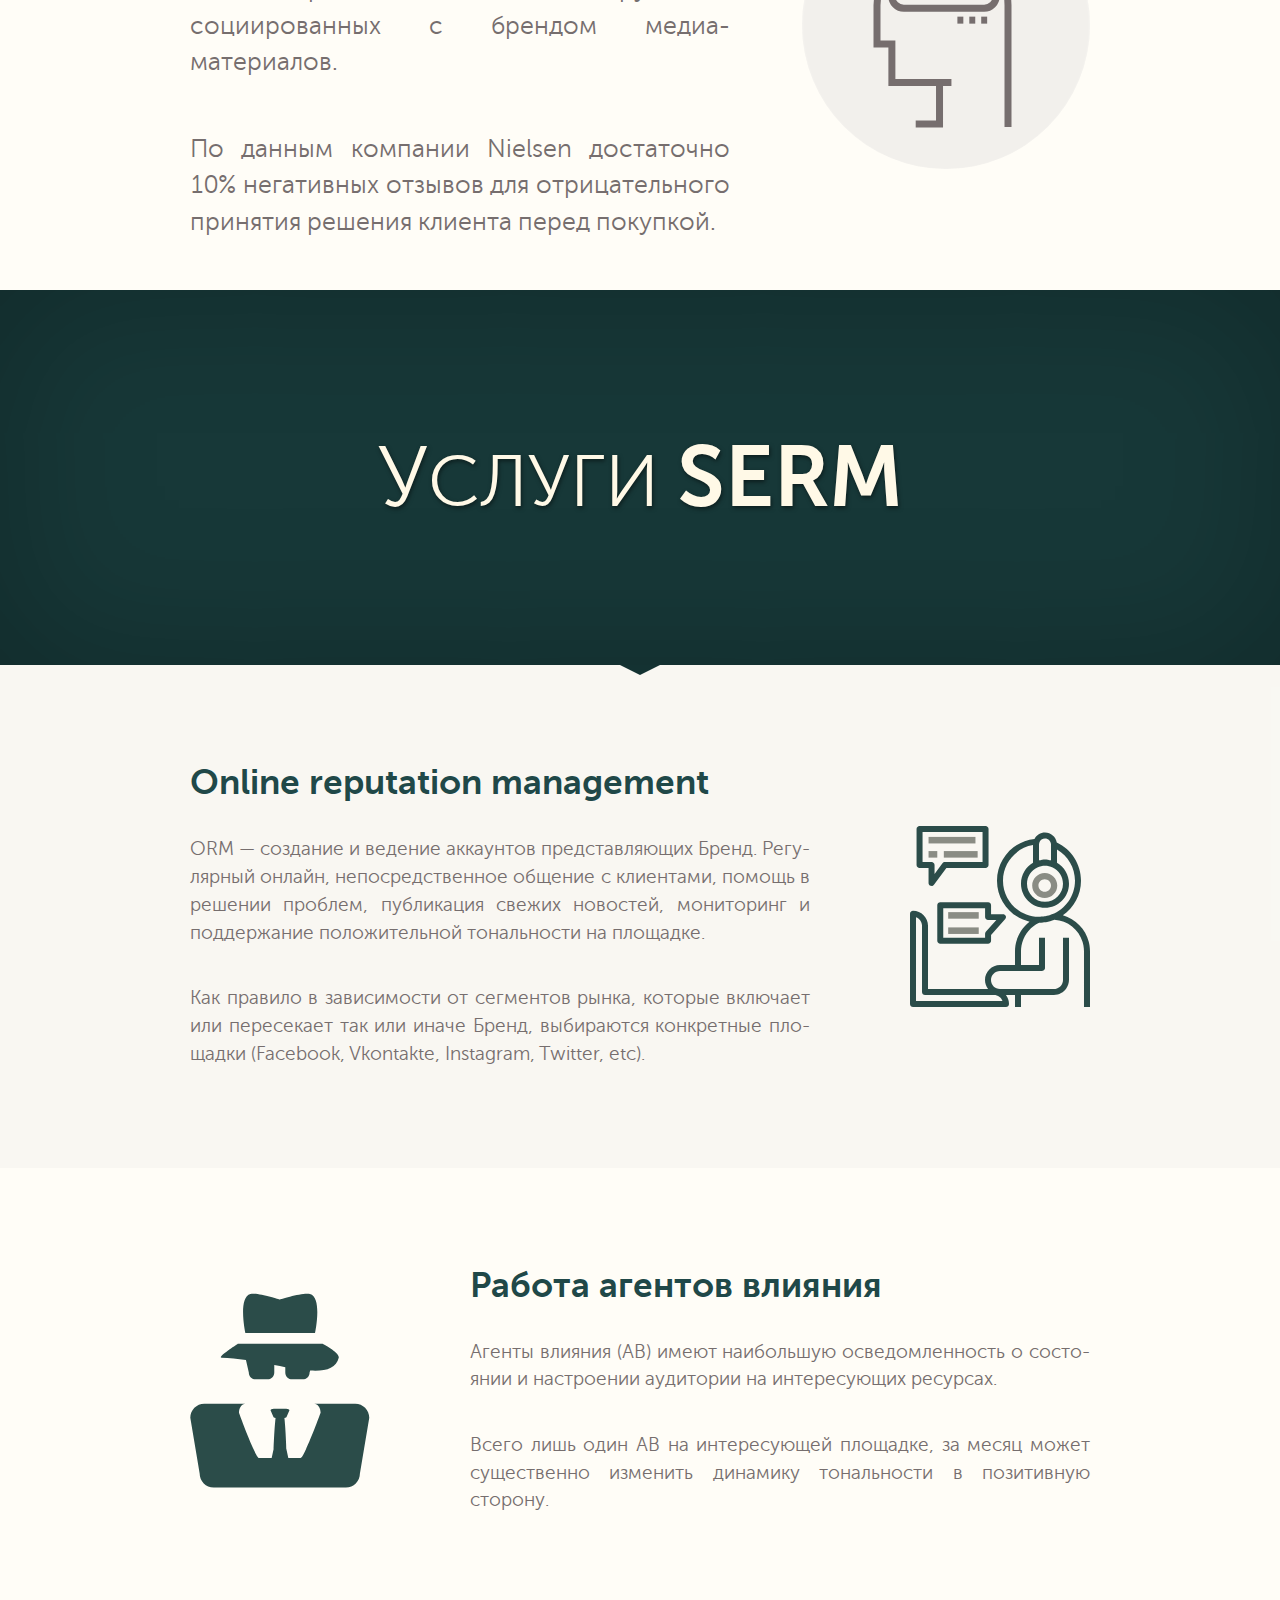
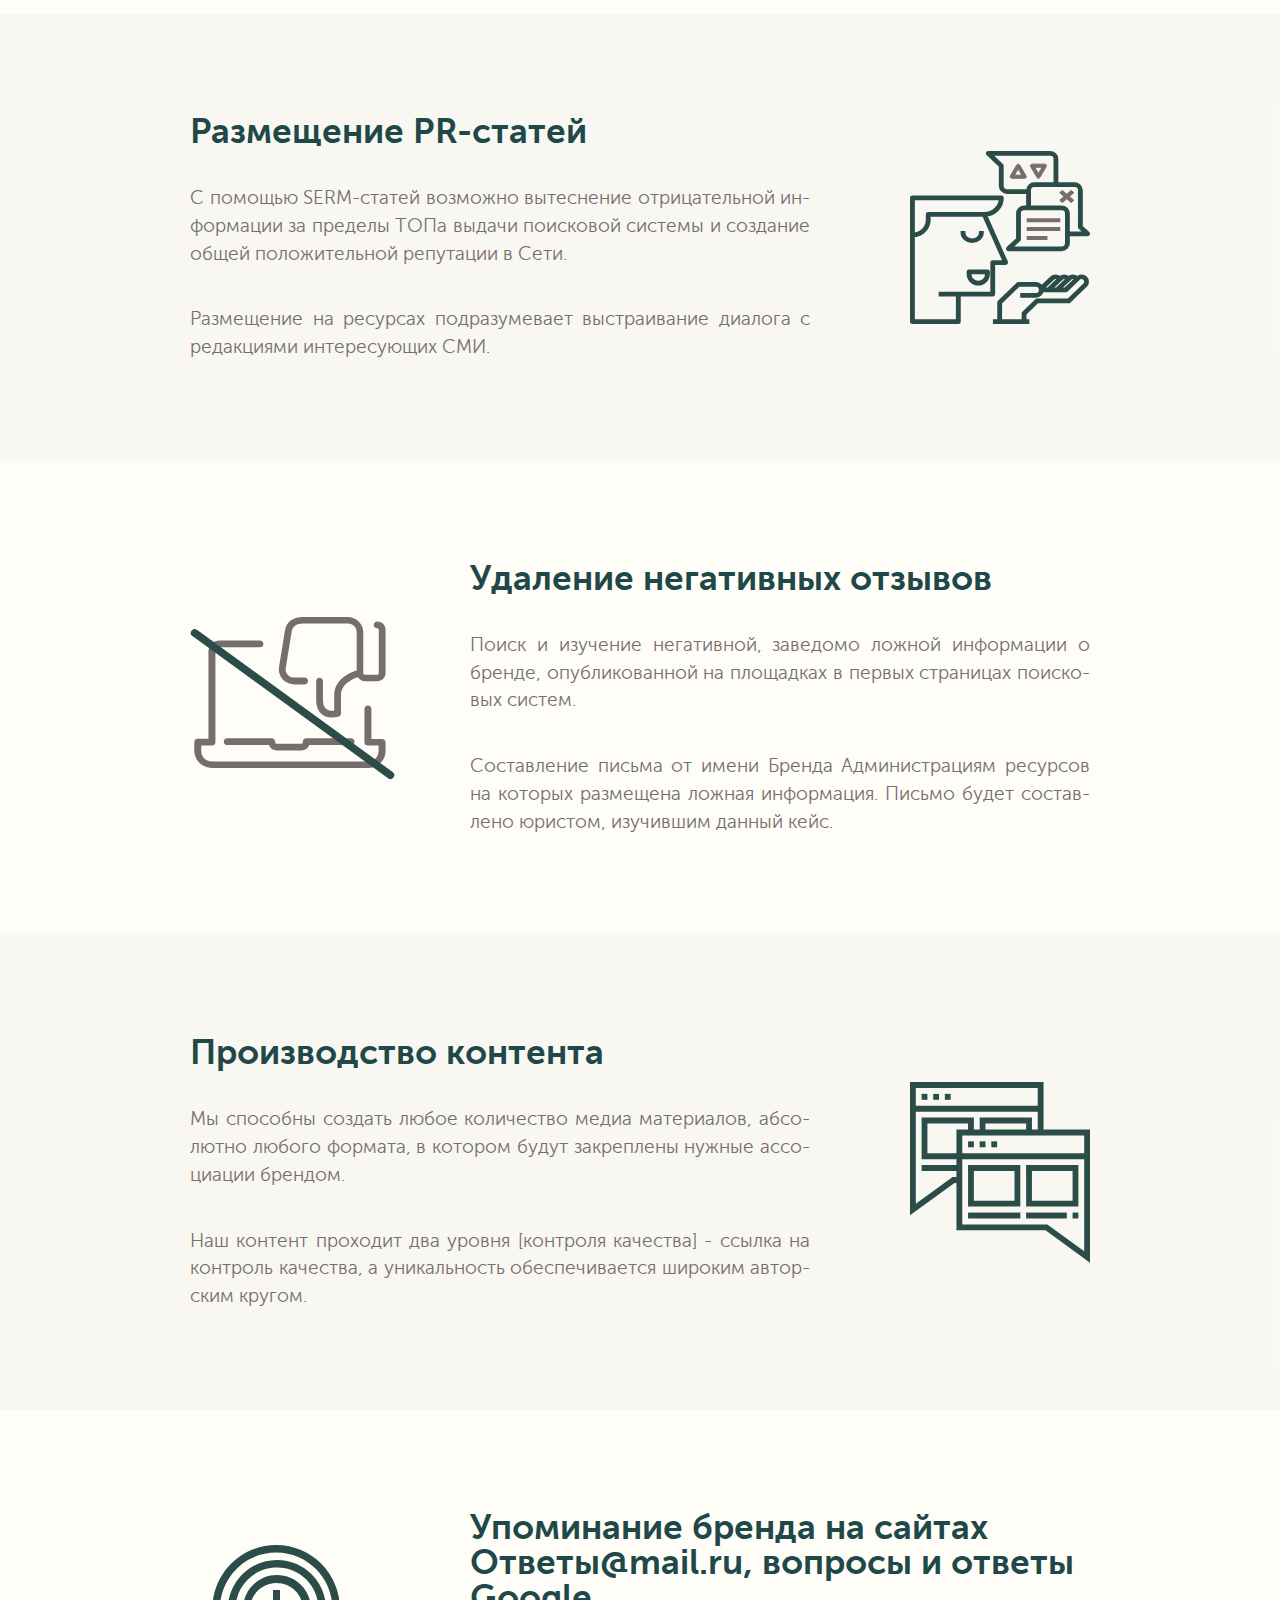
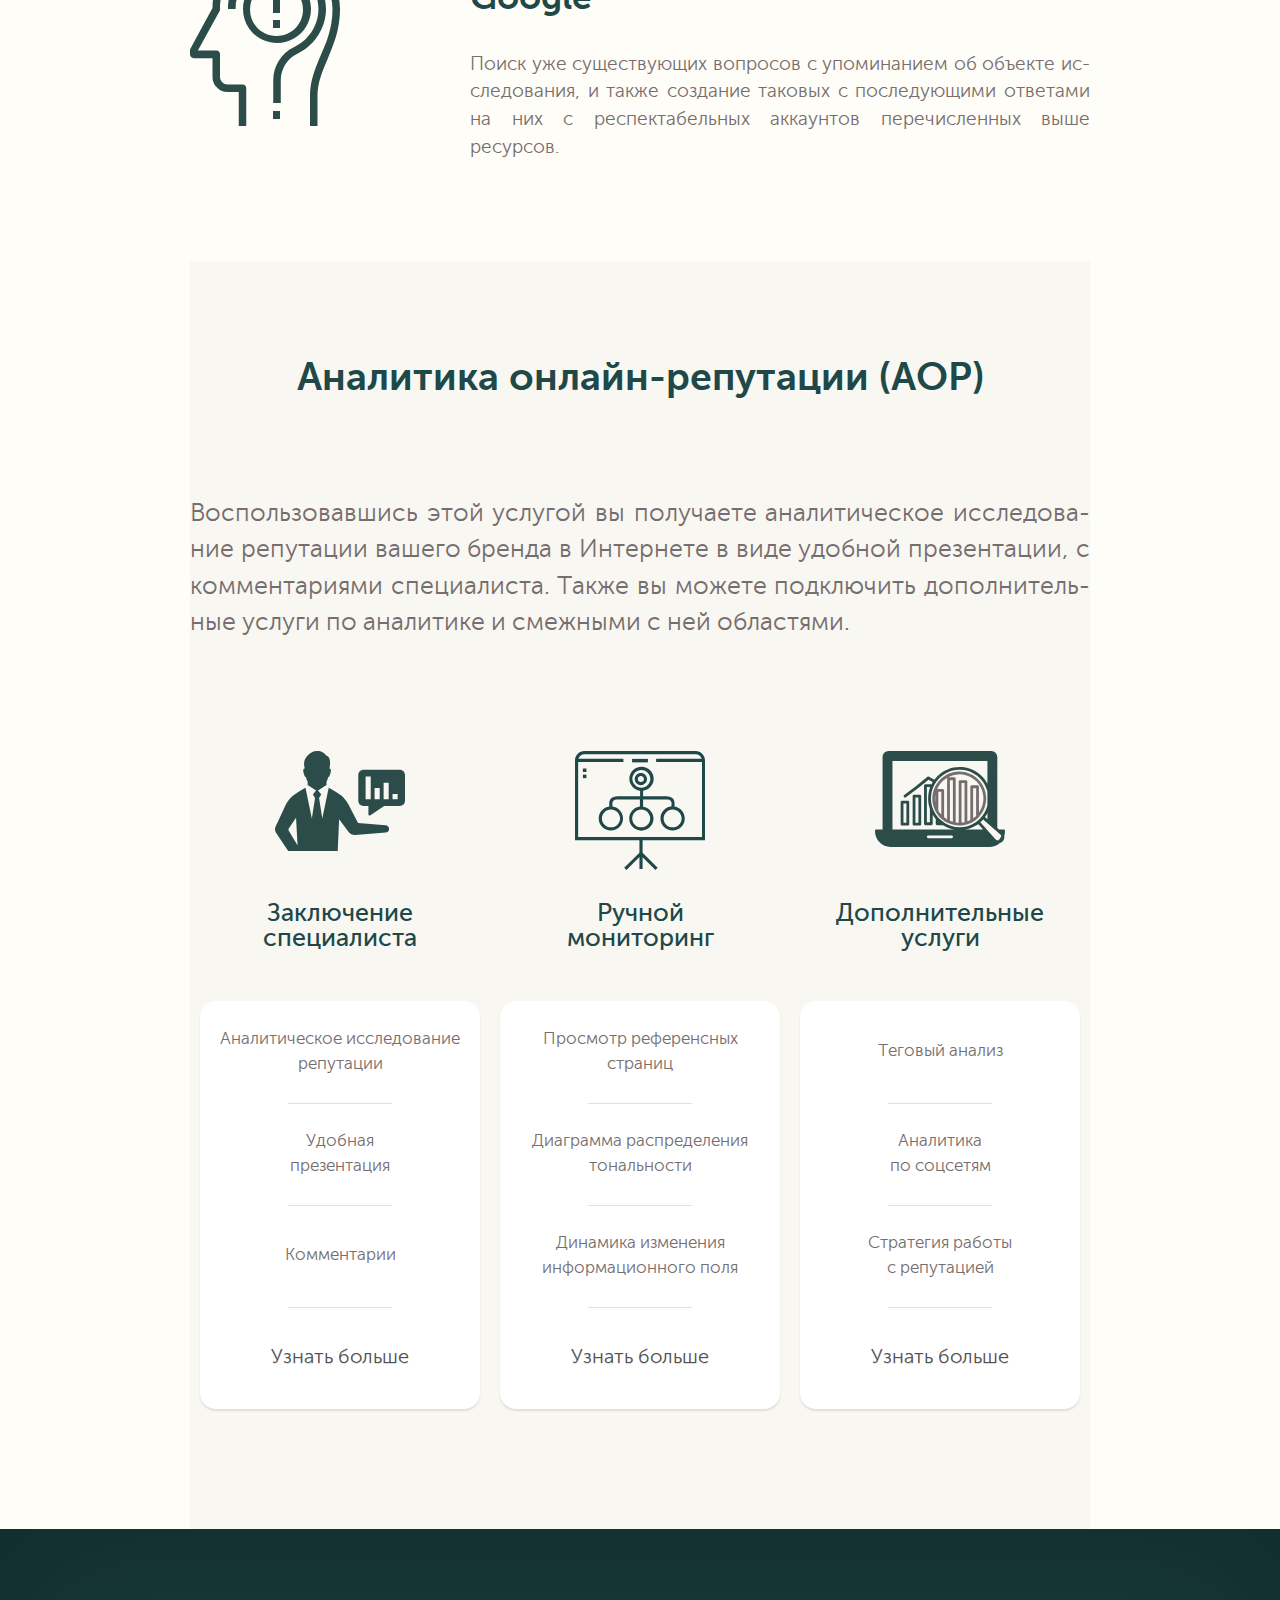
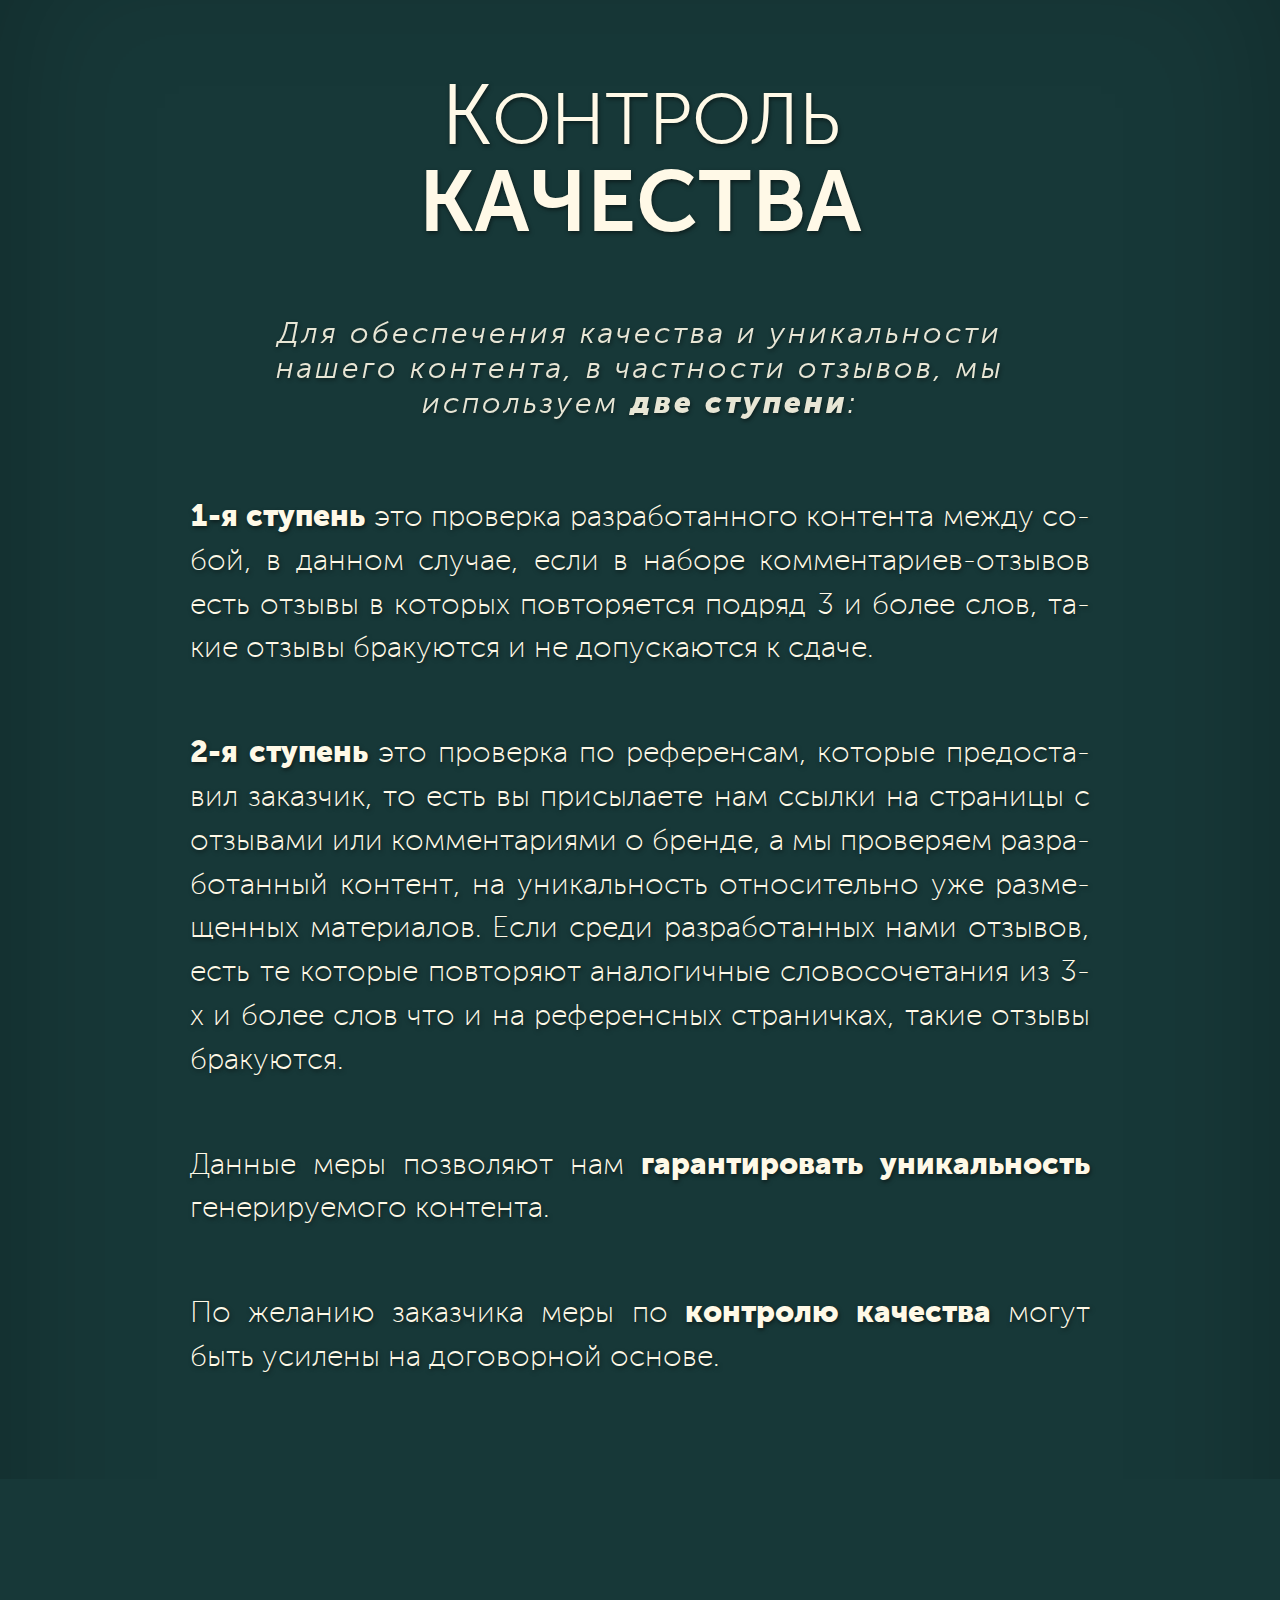
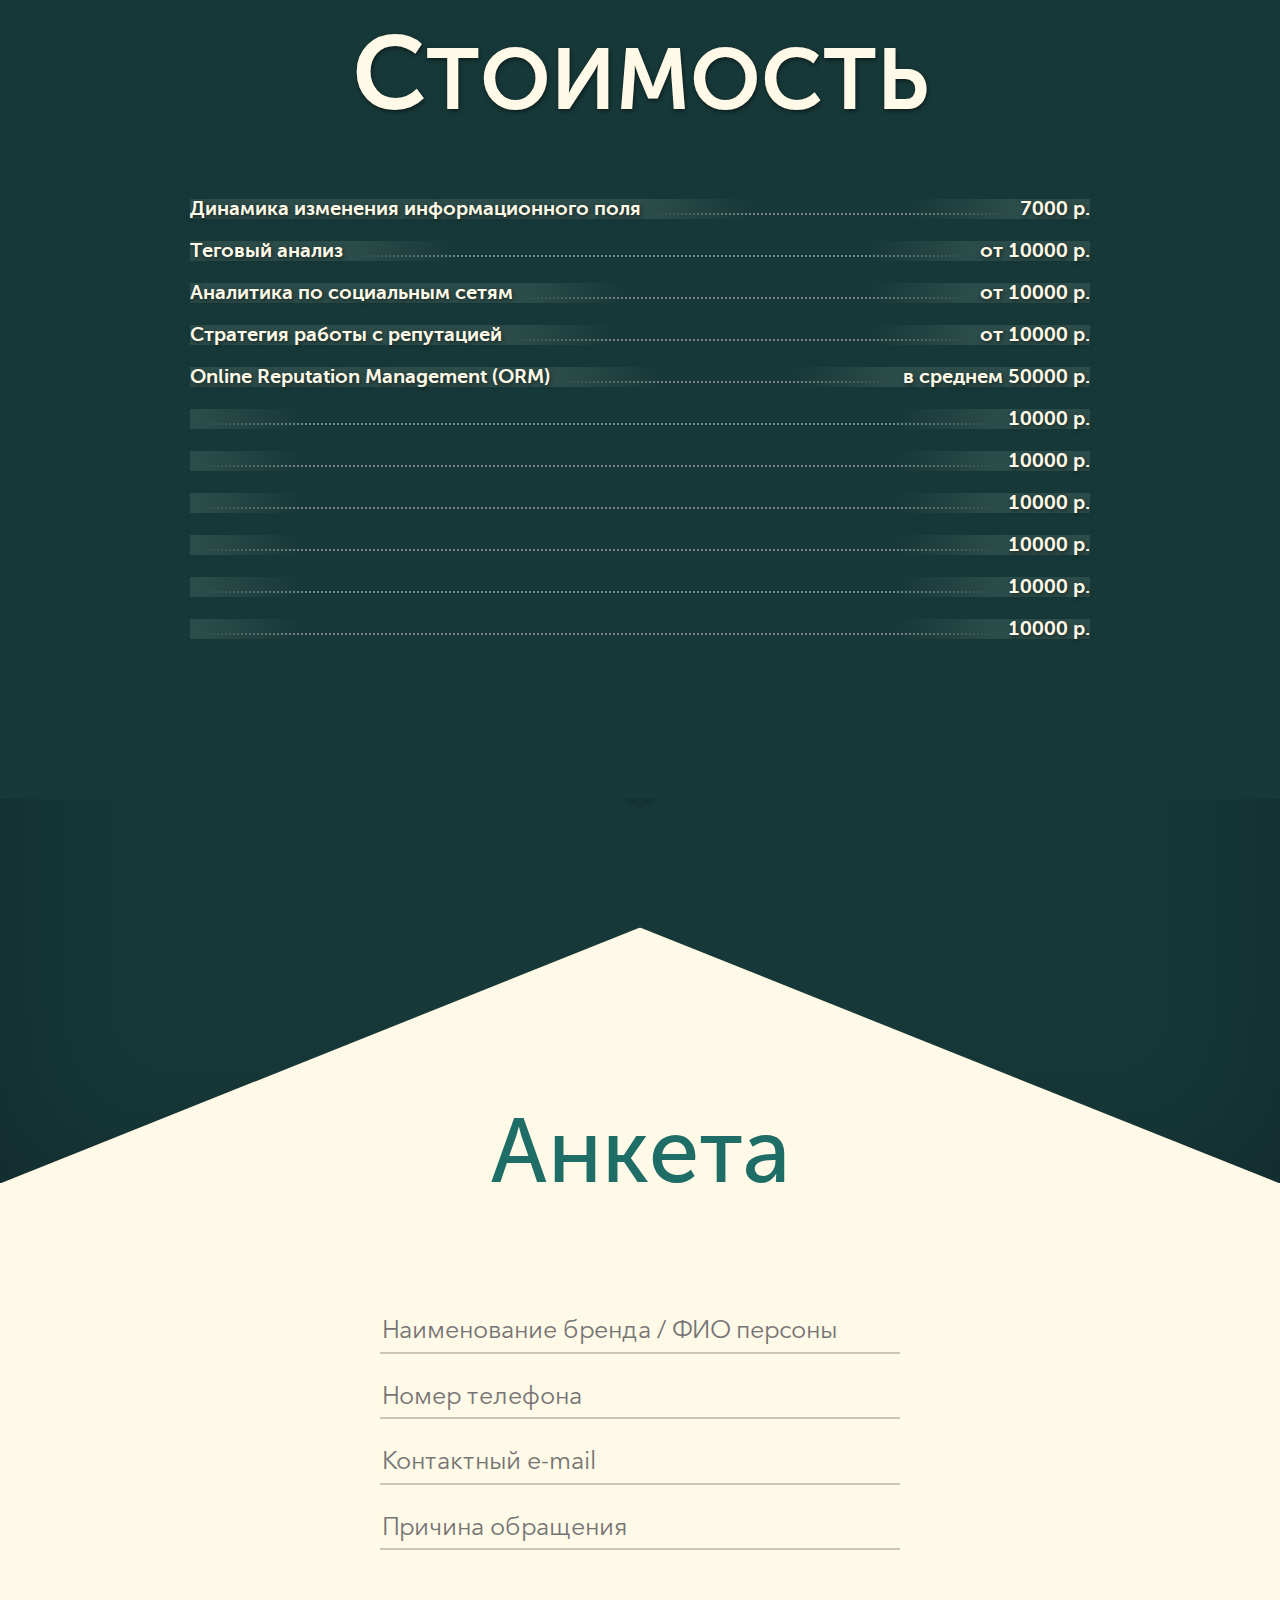
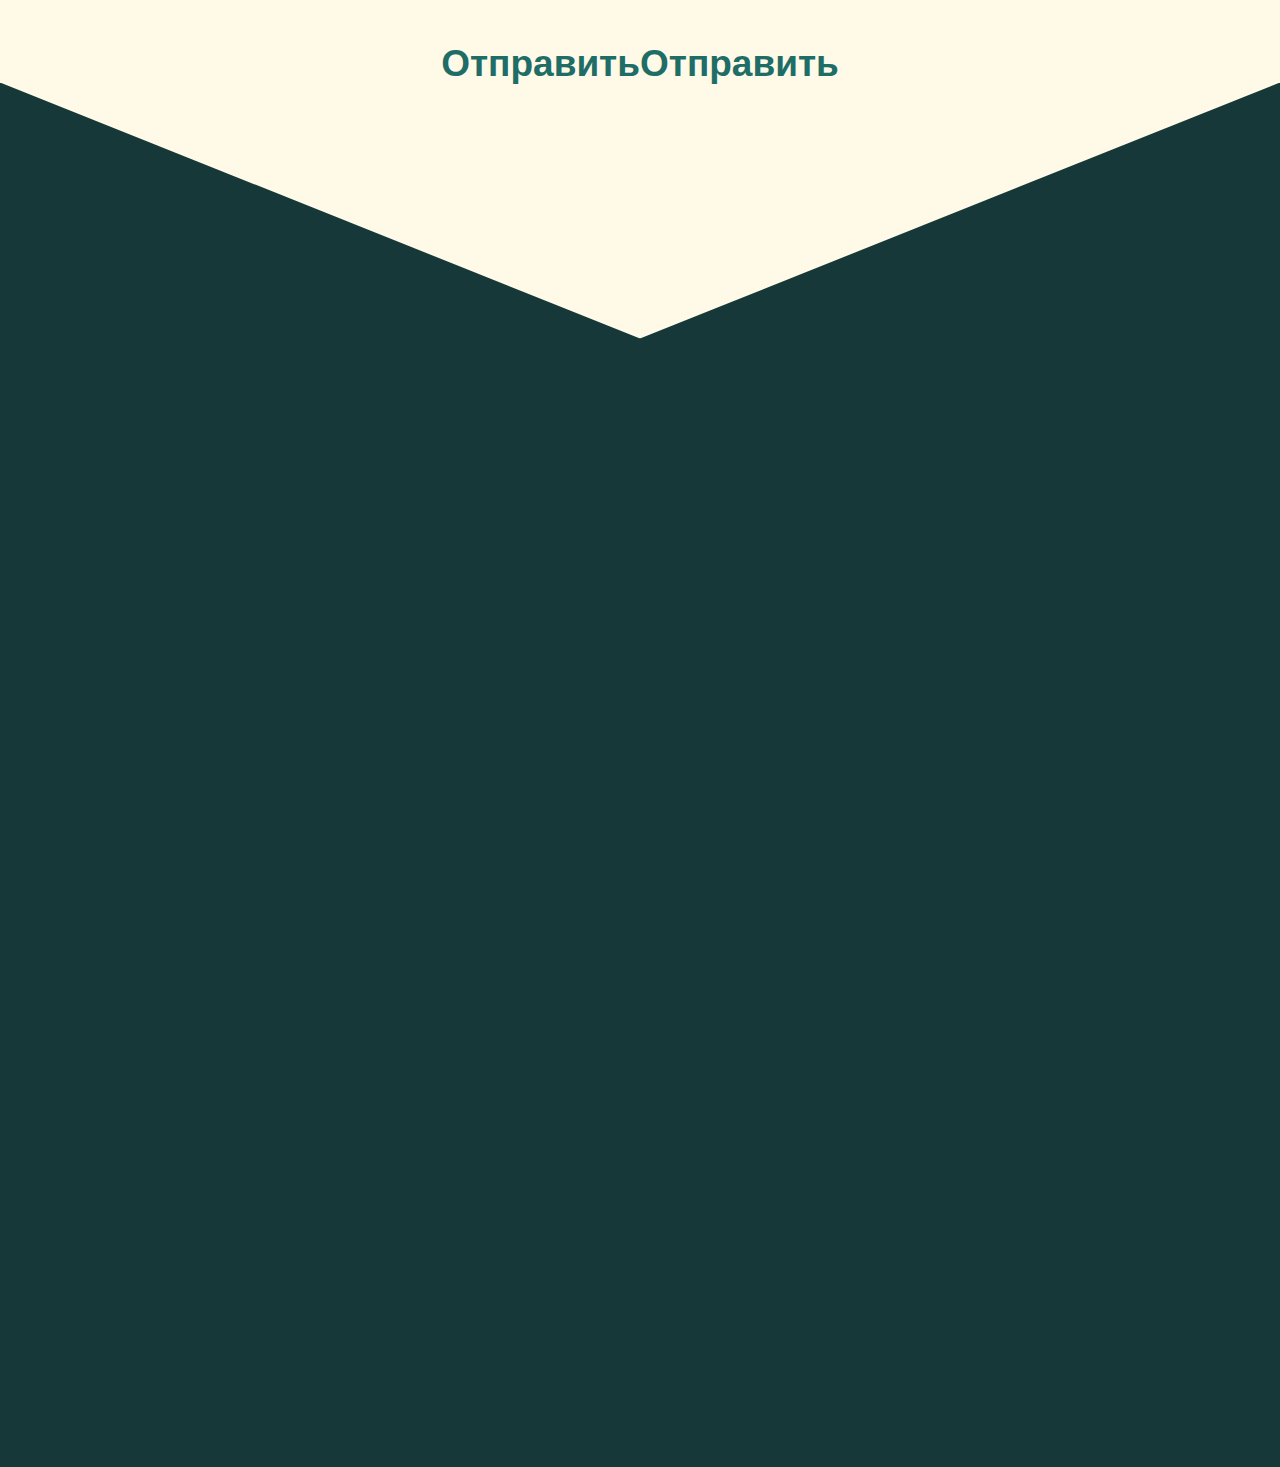
<file: main.html>
<html lang="ru">
<head>
    <title>SERM Tech</title>
    <link rel="stylesheet" href="/fonts/museo/stylesheet.css"></link>
    <link rel="stylesheet" href="/fonts/avenir/stylesheet.css"></link>
    <link rel="stylesheet" href="reset.css"></link>
    <link rel="stylesheet" href="index.css"></link>
    <script src="index.js"></script>
</head>
<body>
    <div class="header">
        <div id="menu" class="menu">
            <a class="item" href="#">Связь</a>
            <a class="item" href="#">О нас</a>
            <a class="item" href="#">Услуги</a>
            <a class="item" href="#">Контент</a>
            <a class="item" href="#">Цены</a>
            <a class="tel" href="tel:+74952949958">+7 495 294 99 58</a>
        </div>
        <div class="content-container">
            <div class="content">
                <div class="logo"></div>
                <div class="tagline">
                    <h1>SERM Technologies</h1>
                    <h2>Технологии и контент</h2>   
                </div>
            </div>
        </div>
    </div>
    <div class="intro">
        <div class="block what">
            <h1>Что такое SERM</h1>
            <p>Search Engine Reputation Management, что в переводе с английского означает «управление репутацией в поисковых системах».</p>
        </div>
        <div class="block why">
            <h1>Зачем он нужен</h1>
            <p>В наше время клиент принимает решение о покупке товара или услуги на основании комментариев, отзывов, статей и других ассоциированных с брендом медиа-материалов.</p>
            <p>По данным компании Nielsen достаточно 10% негативных отзывов для отрицательного принятия решения клиента перед покупкой.</p>
        </div>
    </div>
    <div class="section">
        <h1>Услуги <em>SERM</em></h1>    
    </div>
    <div class="ribbon">
        <div class="info-item ORM">
            <div class="block">
                <h2>Online reputation management</h2>
                <p>ORM — создание и ведение аккаунтов представляющих Бренд. Регулярный онлайн, непосредственное общение с клиентами, помощь в решении проблем, публикация свежих новостей, мониторинг и поддержание положительной тональности на площадке.</p>
                <p>Как правило в зависимости от сегментов рынка, которые включает или пересекает так или иначе Бренд, выбираются конкретные площадки (Facebook, Vkontakte, Instagram, Twitter, etc).</p>
            </div>
        </div>
        <div class="info-item agents">
            <div class="block">
                <h2>Работа агентов влияния</h2>
                <p>Агенты влияния (АВ) имеют наибольшую осведомленность о состоянии и настроении аудитории на интересующих ресурсах.</p>
                <p>Всего лишь один АВ на интересующей площадке, за месяц может существенно изменить динамику тональности в позитивную сторону. </p>
            </div>
        </div>    
        <div class="info-item PR">
            <div class="block">
                <h2>Размещение PR-статей</h2>
                <p>С помощью SERM-статей возможно вытеснение отрицательной информации за пределы ТОПа выдачи поисковой системы и создание общей положительной репутации в Сети.</p>
                <p>Размещение на ресурсах подразумевает выстраивание диалога с редакциями интересующих СМИ.</p>
            </div>    
        </div>
        <div class="info-item negative">
            <div class="block">
                <h2>Удаление негативных отзывов</h2>
                <p>Поиск и изучение негативной, заведомо ложной информации о бренде, опубликованной на площадках в первых страницах поисковых систем.</p>
                <p>Составление письма от имени Бренда Администрациям ресурсов на которых размещена ложная информация. Письмо будет составлено юристом, изучившим данный кейс.</p>
            </div>    
        </div>
        <div class="info-item content">
            <div class="block">
                <h2>Производство контента</h2>
                <p>Мы способны создать любое количество медиа материалов, абсолютно любого формата, в котором будут закреплены нужные ассоциации брендом.</p>
                <p>Наш контент проходит два уровня [контроля качества] - ссылка на контроль качества, а уникальность обеспечивается широким авторским кругом.</p>
            </div>    
        </div>
        <div class="info-item questions">
            <div class="block">
                <h2>Упоминание бренда на сайтах Ответы@mail.ru, вопросы и ответы Google</h2>
                <p>Поиск уже существующих вопросов с упоминанием об объекте исследования, и также создание таковых с последующими ответами на них с респектабельных аккаунтов перечисленных выше ресурсов.</p>
            </div>
        </div>
    
        <div class="aor block">
            <h2>Аналитика онлайн-репутации (АОР)</h2>
            <p>Воспользовавшись этой услугой вы получаете аналитическое исследование репутации вашего бренда в Интернете в виде удобной презентации, с комментариями специалиста. Также вы можете подключить дополнительные услуги по аналитике и смежными с ней областями.</p>
            <div class="services">
                <div class="service">
                    <h4 class="specialist">Заключение<br>специалиста</h4>
                    <ul>
                        <li><span>Аналитическое исследование репутации</span></li>
                        <li><span>Удобная<br>презентация</span></li>
                        <li><span>Комментарии</span></li>
                        <li><a class="more" href="#">Узнать больше</a></li>
                    </ul>
                    
                </div>
                <div class="service">
                    <h4 class="monitoring">Ручной<br>мониторинг</h4>
                    <ul>
                        <li><span>Просмотр референсных страниц</span></li>
                        <li><span>Диаграмма распределения тональности</span></li>
                        <li><span>Динамика изменения<br>информационного поля</span></li>
                        <li><a class="more" href="#">Узнать больше</a></li>
                    </ul>
                </div>
                <div class="service">
                    <h4 class="extra">Дополнительные<br>услуги</h4>
                    <ul>
                        <li><span>Теговый анализ</span></li>
                        <li><span>Аналитика<br>по соцсетям</span></li>
                        <li><span>Стратегия работы<br>с репутацией</span></li>
                        <li><a class="more" href="#">Узнать больше</a></li>
                    </ul>
                </div>
            </div>
        </div>
    </div>
     <div class="section quality-control">
        <div class="block">
            <h1>Контроль<br><em>качества</em></h1>
            <h2 style="opacity:0.9;margin:2.4em 1em;letter-spacing:0.1em;font-style:italic;">Для обеспечения качества и уникальности нашего контента, в частности отзывов, мы используем <strong>две ступени</strong>:</h2>
            <p><strong>1-я ступень</strong> это проверка разработанного контента между собой, в данном случае, если в наборе комментариев-отзывов есть отзывы в которых повторяется подряд 3 и более слов, такие отзывы бракуются и не допускаются к сдаче.</p>
            <p><strong>2-я ступень</strong> это проверка по референсам, которые предоставил заказчик, то есть вы присылаете нам ссылки на страницы с отзывами или комментариями о бренде, а мы проверяем разработанный контент, на уникальность относительно уже размещенных материалов. Если среди разработанных нами отзывов, есть те которые повторяют аналогичные словосочетания из 3-х и более слов что и на референсных страничках, такие отзывы бракуются.</p>
            <p>Данные меры позволяют нам <strong>гарантировать уникальность</strong> генерируемого контента.</p>
            <p>По желанию заказчика меры по <strong>контролю качества</strong> могут быть усилены на договорной основе.</p>
        </div>
        
     <div class="section prices" style="box-shadow:none;">
        <h1><em>Стоимость</em></h1>
        <div class="block">
            <dl><dt>Динамика изменения информационного поля</dt><dd>7000 р.</dd></dl>
            <dl><dt>Теговый анализ</dt><dd>от 10000 р.</dd></dl>
            <dl><dt>Аналитика по социальным сетям</dt><dd>от 10000 р.</dd></dl>
            <dl><dt>Стратегия работы с репутацией</dt><dd>от 10000 р.</dd></dl>
            <dl><dt>Online Reputation Management (ORM)</dt><dd>в среднем 50000 р.</dd></dl>
            <dl><dt></dt><dd>10000 р.</dd></dl>
            <dl><dt></dt><dd>10000 р.</dd></dl>
            <dl><dt></dt><dd>10000 р.</dd></dl>
            <dl><dt></dt><dd>10000 р.</dd></dl>
            <dl><dt></dt><dd>10000 р.</dd></dl>
            <dl><dt></dt><dd>10000 р.</dd></dl>
        </div>  
     </div>
     </div>
     <div class="form">
        <svg class="top" version="1.1" id="Layer_1" xmlns="http://www.w3.org/2000/svg" xmlns:xlink="http://www.w3.org/1999/xlink" x="0px" y="0px"
         viewBox="0 0 100 20" enable-background="new 0 0 100 20" xml:space="preserve">
            <polygon points="100,20 0,20 50,0 "/>
        </svg>
        <h1>Анкета</h1>
        <svg class="bottom" version="1.1" id="Layer_1" xmlns="http://www.w3.org/2000/svg" xmlns:xlink="http://www.w3.org/1999/xlink" x="0px" y="0px"
         viewBox="0 0 100 20" enable-background="new 0 0 100 20" xml:space="preserve">
            <polygon points="100,0 0,0 50,20 "/>
        </svg>
        <div class="fields">
            <input type="text" placeholder="Наименование бренда / ФИО персоны">
            <input type="text" placeholder="Номер телефона">
            <input type="text" placeholder="Контактный e-mail">
            <input type="text" placeholder="Причина обращения">
            <button>Отправить</button>
        </div>
    </div>
    <div style="height:1000px"></div>
</body>
</html>
</file>
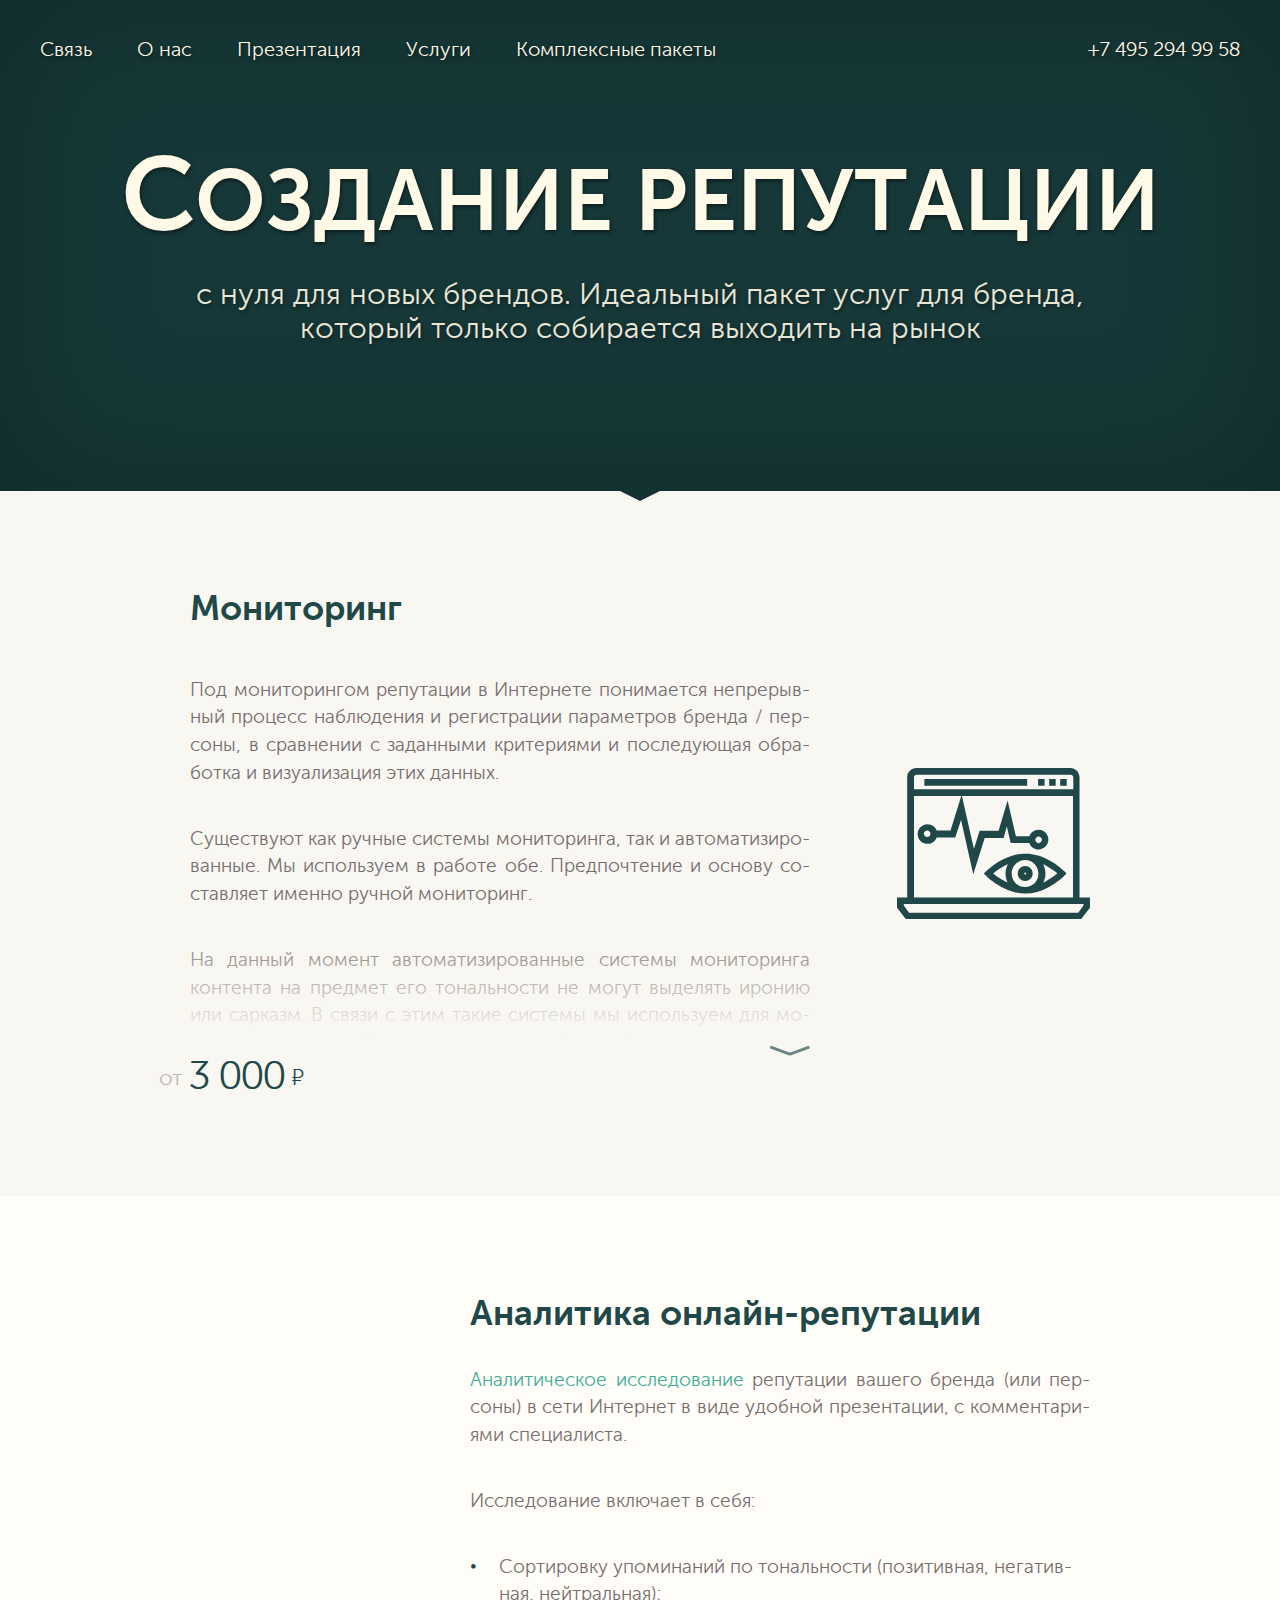
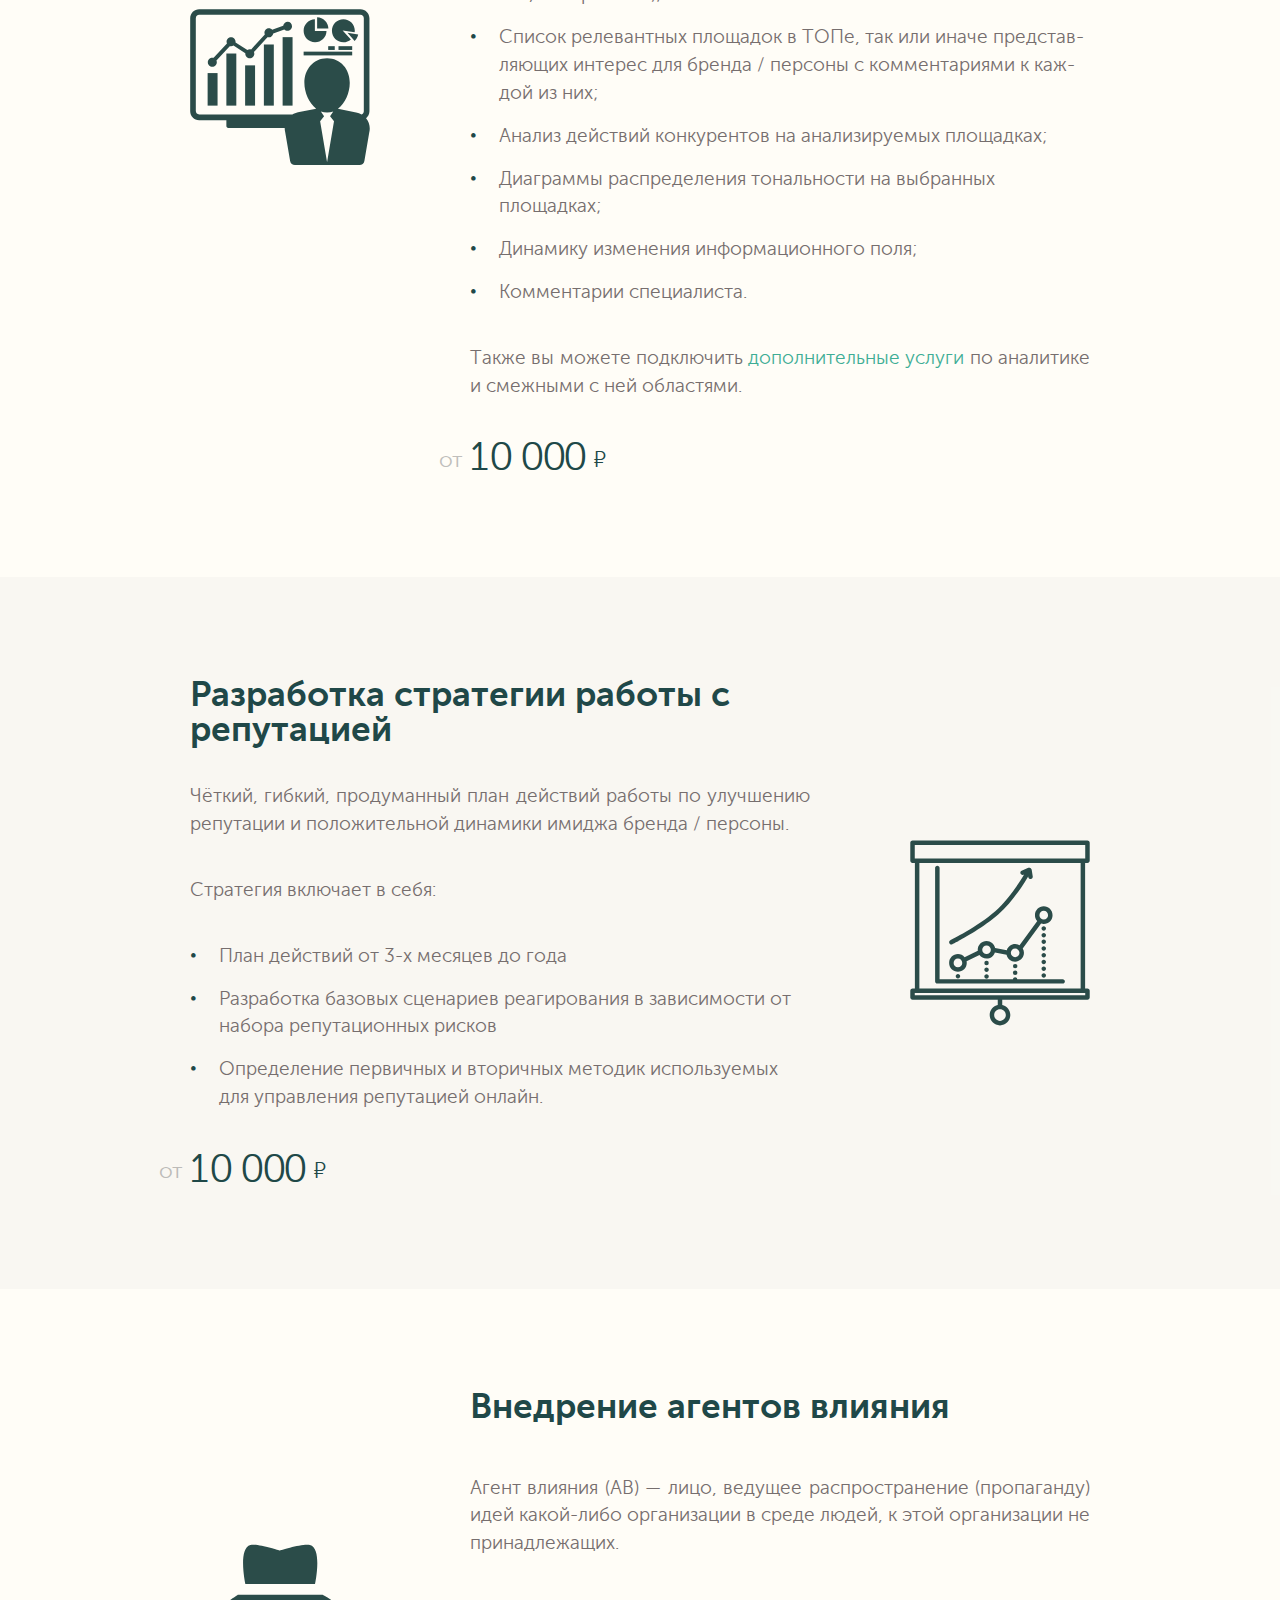
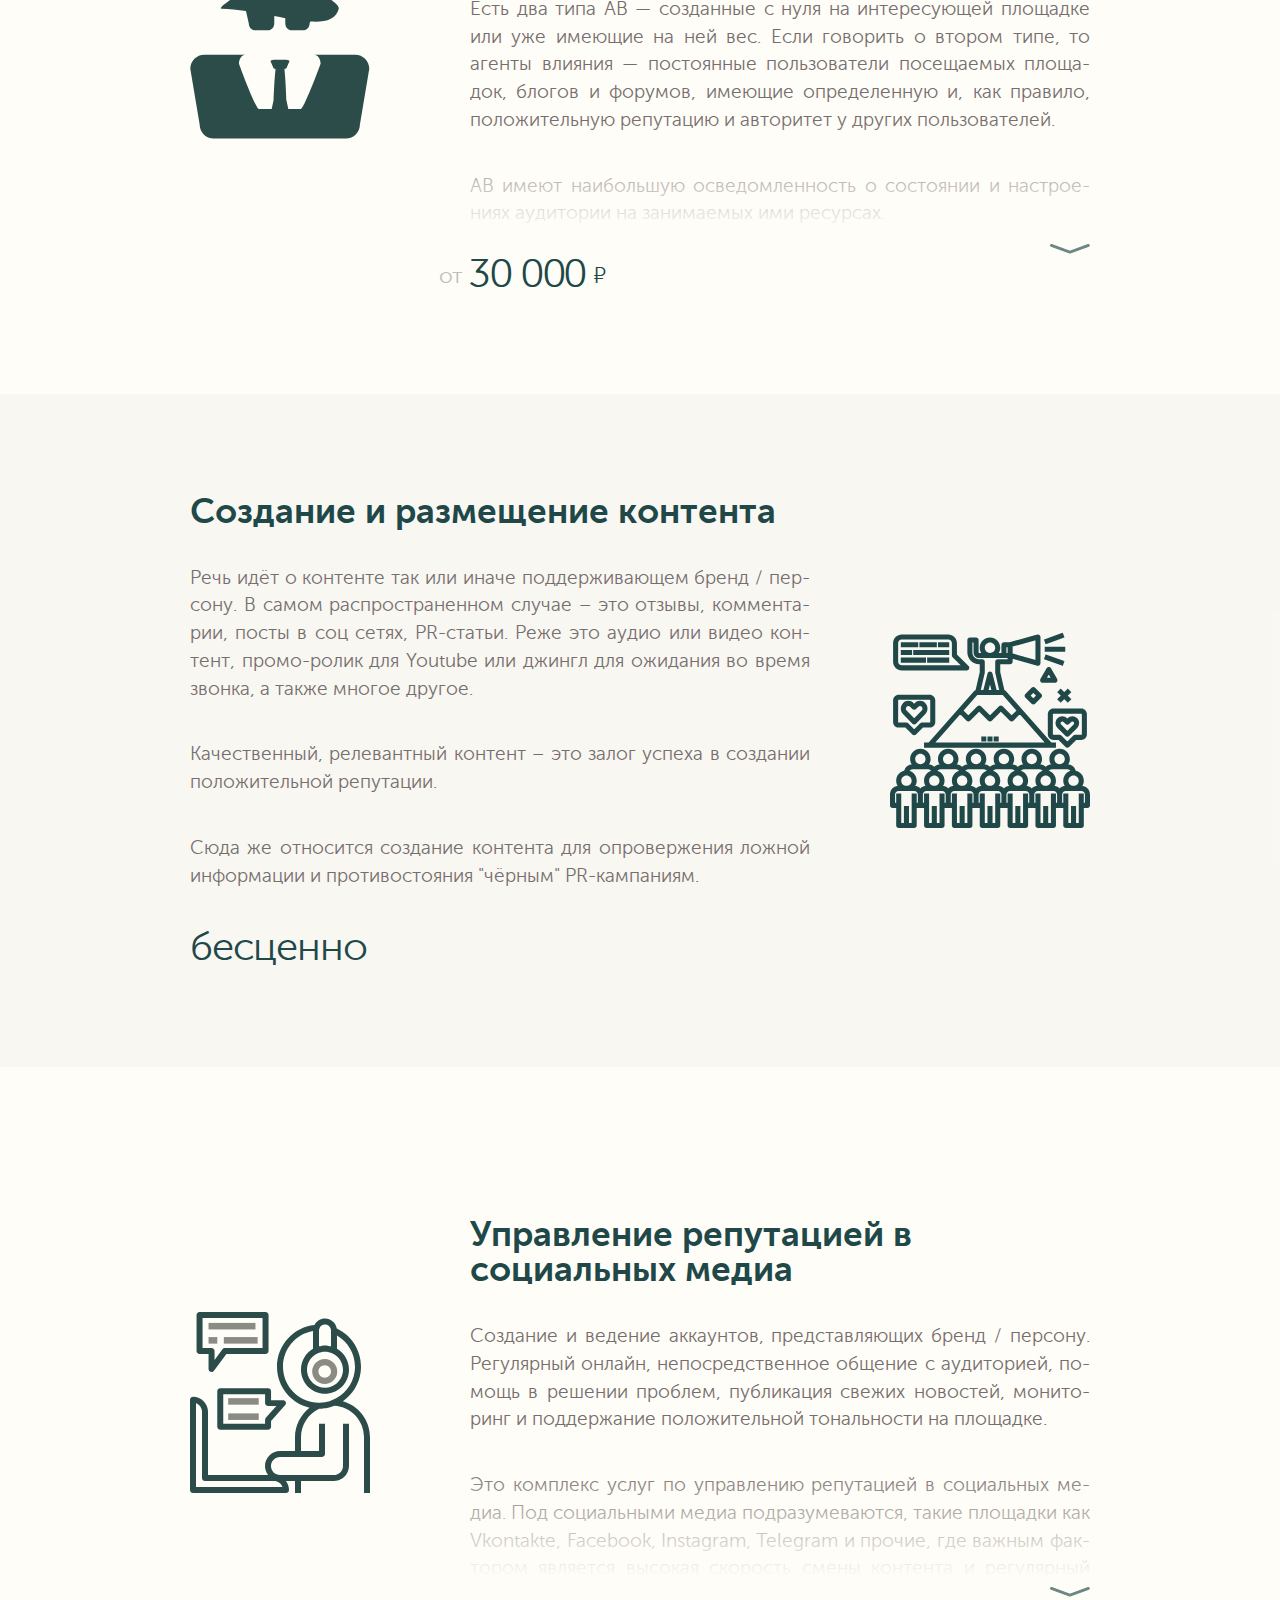
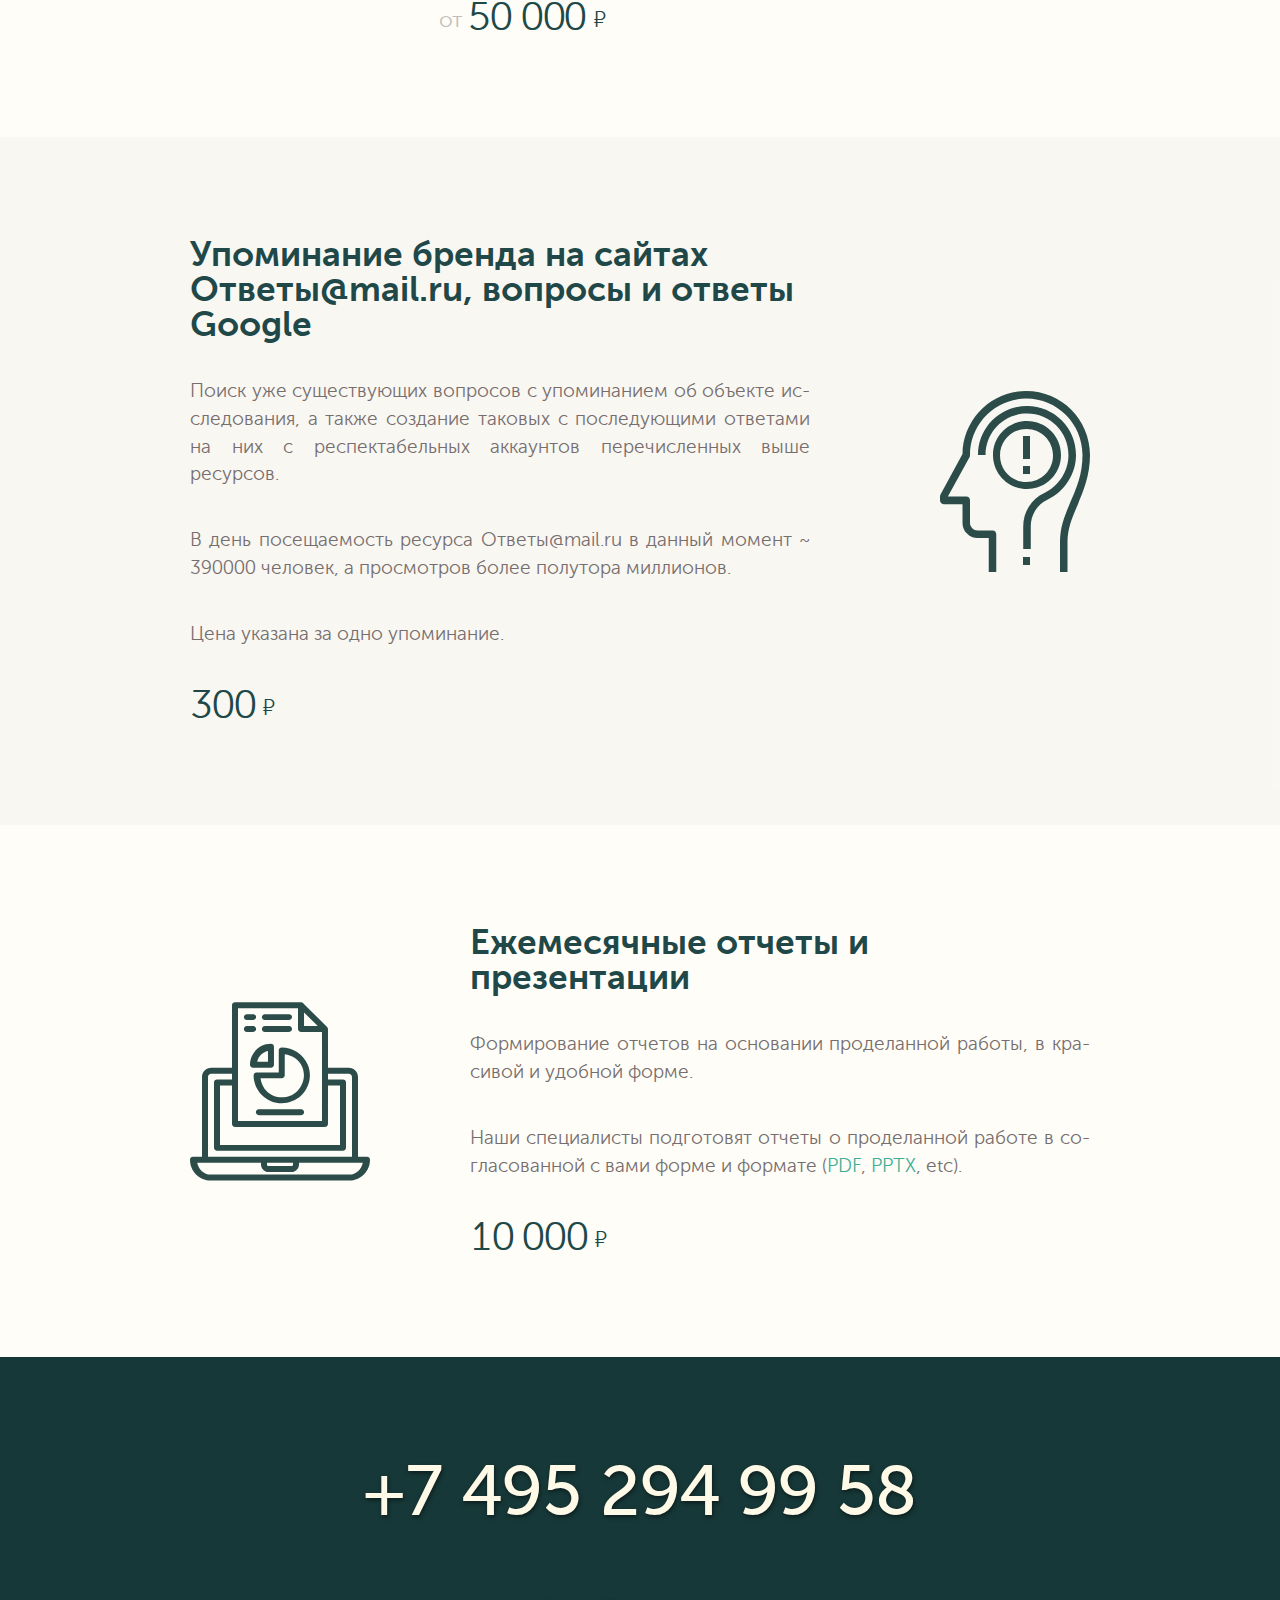
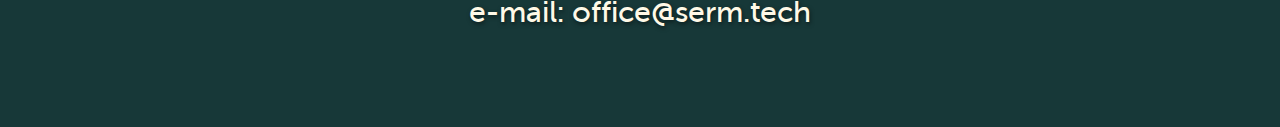
<file: reputationCreate.html>
<html lang="ru">
<head>
    <title>SERM Tech</title>
    <link rel="stylesheet" href="/fonts/museo/stylesheet.css"></link>
    <link rel="stylesheet" href="/fonts/avenir/stylesheet.css"></link>
    <link rel="stylesheet" href="reset.css"></link>
    <link rel="stylesheet" href="index.css"></link>
    <!-- Yandex.Metrika counter -->
    <script type="text/javascript" >
        (function (d, w, c) {
            (w[c] = w[c] || []).push(function() {
                try {
                    w.yaCounter49030010 = new Ya.Metrika({
                        id:49030010,
                        clickmap:true,
                        trackLinks:true,
                        accurateTrackBounce:true,
                        webvisor:true
                    });
                } catch(e) { }
            });

            var n = d.getElementsByTagName("script")[0],
                s = d.createElement("script"),
                f = function () { n.parentNode.insertBefore(s, n); };
            s.type = "text/javascript";
            s.async = true;
            s.src = "https://mc.yandex.ru/metrika/watch.js";

            if (w.opera == "[object Opera]") {
                d.addEventListener("DOMContentLoaded", f, false);
            } else { f(); }
        })(document, window, "yandex_metrika_callbacks");
    </script>
    <noscript><div><img src="https://mc.yandex.ru/watch/49030010" style="position:absolute; left:-9999px;" alt="" /></div></noscript>
    <!-- /Yandex.Metrika counter -->


    <script src="index.js"></script>
</head>
<body>
    <div class="header">
        <div id="menu" class="menu">
            <!-- <a class="item" href="/">=(-_-)=</a> -->
            <a class="item" href="#communication">Связь</a>
            <a class="item" href="/#about">О нас</a>
            <a class="item" href="/presentati/presentation.pdf">Презентация</a>
            <a class="item" href="/#services">Услуги</a>
            <a class="item" href="/#packets">Комплексные пакеты</a>
            <a class="tel" href="tel:+74952949958">+7 495 294 99 58</a>
        </div>
    </div>        
    <div class="section support">
        <h1><em>Создание репутации</em></h1>
        <h2 class="block">с нуля для новых брендов. Идеальный пакет услуг для бренда, который только собирается выходить на рынок</h2>
    </div>
    <div class="ribbon">
        <div class="info-item monitoring">
            <div class="block">
                <h2>Мониторинг</h2>
                <div class="expandable">
                    <p>Под мониторингом репутации в Интернете понимается непрерывный процесс наблюдения и регистрации параметров бренда / персоны, в сравнении с заданными критериями и последующая обработка и визуализация этих данных.</p>
                    <p>Существуют как ручные системы мониторинга, так и автоматизированные. Мы используем в работе обе. Предпочтение и основу составляет именно ручной мониторинг.</p>
                    <p>На данный момент автоматизированные системы мониторинга контента на предмет его тональности не могут выделять иронию или сарказм. В связи с этим такие системы мы используем для мониторинга по устойчивым показателям (география аудитории, пол, возраст, интересы если речь идет о социальных медиа и т.д.).</p>
                </div>
                <div class="price from">3 000<span class="rub">₽</span></div>
            </div>    
        </div>
        <div class="info-item analytic">
            <div class="block">
                <h2>Аналитика онлайн-репутации</h2>
                <p><a href="/#AOR">Аналитическое исследование</a> репутации вашего бренда (или персоны) в сети Интернет в виде удобной презентации, с комментариями специалиста.</p>
                <p>Исследование включает в себя:</p>
                <ul>
                    <li>Сортировку упоминаний по тональности (позитивная, негативная, нейтральная);</li>
                    <li>Список релевантных площадок в ТОПе, так или иначе представляющих интерес для бренда / персоны с комментариями к каждой из них;</li>
                    <li>Анализ действий конкурентов на анализируемых площадках;</li>
                    <li>Диаграммы распределения тональности на выбранных площадках;</li>    
                    <li>Динамику изменения информационного поля;</li>
                    <li>Комментарии специалиста.</li>
                </ul>
                <p>Также вы можете подключить <a href="/#extra">дополнительные услуги</a> по аналитике и смежными с ней областями.</p>
                <div class="price from">10 000<span class="rub">₽</span></div>
            </div>    
        </div> 
        <div class="info-item strategy">
            <div class="block">
                <h2>Разработка стратегии работы с репутацией</h2>
                <p>Чёткий, гибкий, продуманный план действий работы по улучшению репутации и положительной динамики имиджа бренда / персоны.</p>
                <p>Стратегия включает в себя:</p>
                <ul>
                    <li>План действий от 3-х месяцев до года</li>
                    <li>Разработка базовых сценариев реагирования в зависимости от набора репутационных рисков</li>
                    <li>Определение первичных и вторичных методик используемых для управления репутацией онлайн.</li>
                </ul>
                <div class="price from">10 000<span class="rub">₽</span></div>
            </div>    
        </div>
        <div class="info-item agents">
            <div class="block">
                <h2>Внедрение агентов влияния</h2>
                <div class="expandable">
                    <p>Агент влияния (АВ) — лицо, ведущее распространение (пропаганду) идей какой-либо организации в среде людей, к этой организации не принадлежащих.</p>
                    <p>Есть два типа АВ — созданные с нуля на интересующей площадке или уже имеющие на ней вес. Если говорить о втором типе, то агенты влияния — постоянные пользователи посещаемых площадок, блогов и форумов, имеющие определенную и, как правило, положительную репутацию и авторитет у других пользователей.</p>
                    <p>АВ имеют наибольшую осведомленность о состоянии и настроениях аудитории на занимаемых ими ресурсах.</p>
                    <p>Всего лишь один АВ на интересующей площадке за месяц может существенно изменить динамику тональности в позитивную сторону.</p>
                </div>
                <div class="price from">30 000<span class="rub">₽</span></div>
            </div>
        </div> 
        <div class="info-item content-placing">
            <div class="block">
                <h2>Создание и размещение контента</h2>
                <p>Речь идёт о контенте так или иначе поддерживающем бренд / персону. В самом распространенном случае – это отзывы, комментарии, посты в соц сетях, PR-статьи. Реже это аудио или видео контент, промо-ролик для Youtube или джингл для ожидания во время звонка, а также многое другое.</p>
                <p>Качественный, релевантный контент – это залог успеха в создании положительной репутации.</p>
                <p>Сюда же относится создание контента для опровержения ложной информации и противостояния "чёрным" PR-кампаниям.</p>
                <div class="price">бесценно<span class="rub"></span></div>
            </div> 
        </div>
        <!--<div class="info-item PR">
            <div class="block">
                <h2>Размещение PR-статей</h2>
                <p>С помощью SERM-статей возможно вытеснение отрицательной информации за пределы ТОПа выдачи поисковой системы и создание общей положительной репутации в Сети.</p>
                <p>Размещение на ресурсах подразумевает выстраивание диалога с редакциями интересующих СМИ.</p>
                <div class="price from">3 000<span class="rub">₽</span></div>
            </div>    
        </div>  -->
        <div class="info-item ORM">
            <div class="block">
                <div class="expandable">
                    <h2>Управление репутацией в социальных медиа</h2>
                    <p>Создание и ведение аккаунтов, представляющих бренд / персону. Регулярный онлайн, непосредственное общение с аудиторией, помощь в решении проблем, публикация свежих новостей, мониторинг и поддержание положительной тональности на площадке.</p>
                    <p>Это комплекс услуг по управлению репутацией в социальных медиа. Под социальными медиа подразумеваются, такие площадки как Vkontakte, Facebook, Instagram, Telegram и прочие, где важным фактором является высокая скорость смены контента и регулярный online.</p>
                    <p>Каждая из площадок имеет свои особенности, которые при правильном подходе можно превратить в преимущества.</p>
                </div>
                <div class="price from">50 000<span class="rub">₽</span></div>
            </div>
        </div>
        <div class="info-item questions">
            <div class="block">
                <h2>Упоминание бренда на сайтах Ответы@mail.ru, вопросы и ответы Google</h2>
                <p>Поиск уже существующих вопросов с упоминанием об объекте исследования, а также создание таковых с последующими ответами на них с респектабельных аккаунтов перечисленных выше ресурсов.</p>
                <p>В день посещаемость ресурса Ответы@mail.ru в данный момент ~ 390000 человек, а просмотров более полутора миллионов.</p>
                <p>Цена указана за одно упоминание.</p>
                <div class="price">300<span class="rub">₽</span></div>
            </div>
        </div>
        <div class="info-item presentation3">
            <div class="block">
                <h2>Ежемесячные отчеты и презентации</h2>
                <p>Формирование отчетов на основании проделанной работы, в красивой и удобной форме.</p> 
                <p>Наши специалисты подготовят отчеты о проделанной работе в согласованной с вами форме и формате (<a class="link" href="/presentati/primer_mesyachnogo_otcheta.pdf">PDF</a>, <a class="link" href="/presentati/primer_mesyachnogo_otcheta.pptx">PPTX</a>, etc).</p>
                <div class="price">10 000<span class="rub">₽</span></div>
            </div>    
        </div>
    </div>
    <div id="communication" class="basement">
        <h1><a class="tel" href="tel:+74952949958">+7 495 294 99 58</a></h1>
        <div><a href="mailto:e-mail: office@serm.tech">e-mail: office@serm.tech</a></div>
    </div>    
</body>
</html>
</file>
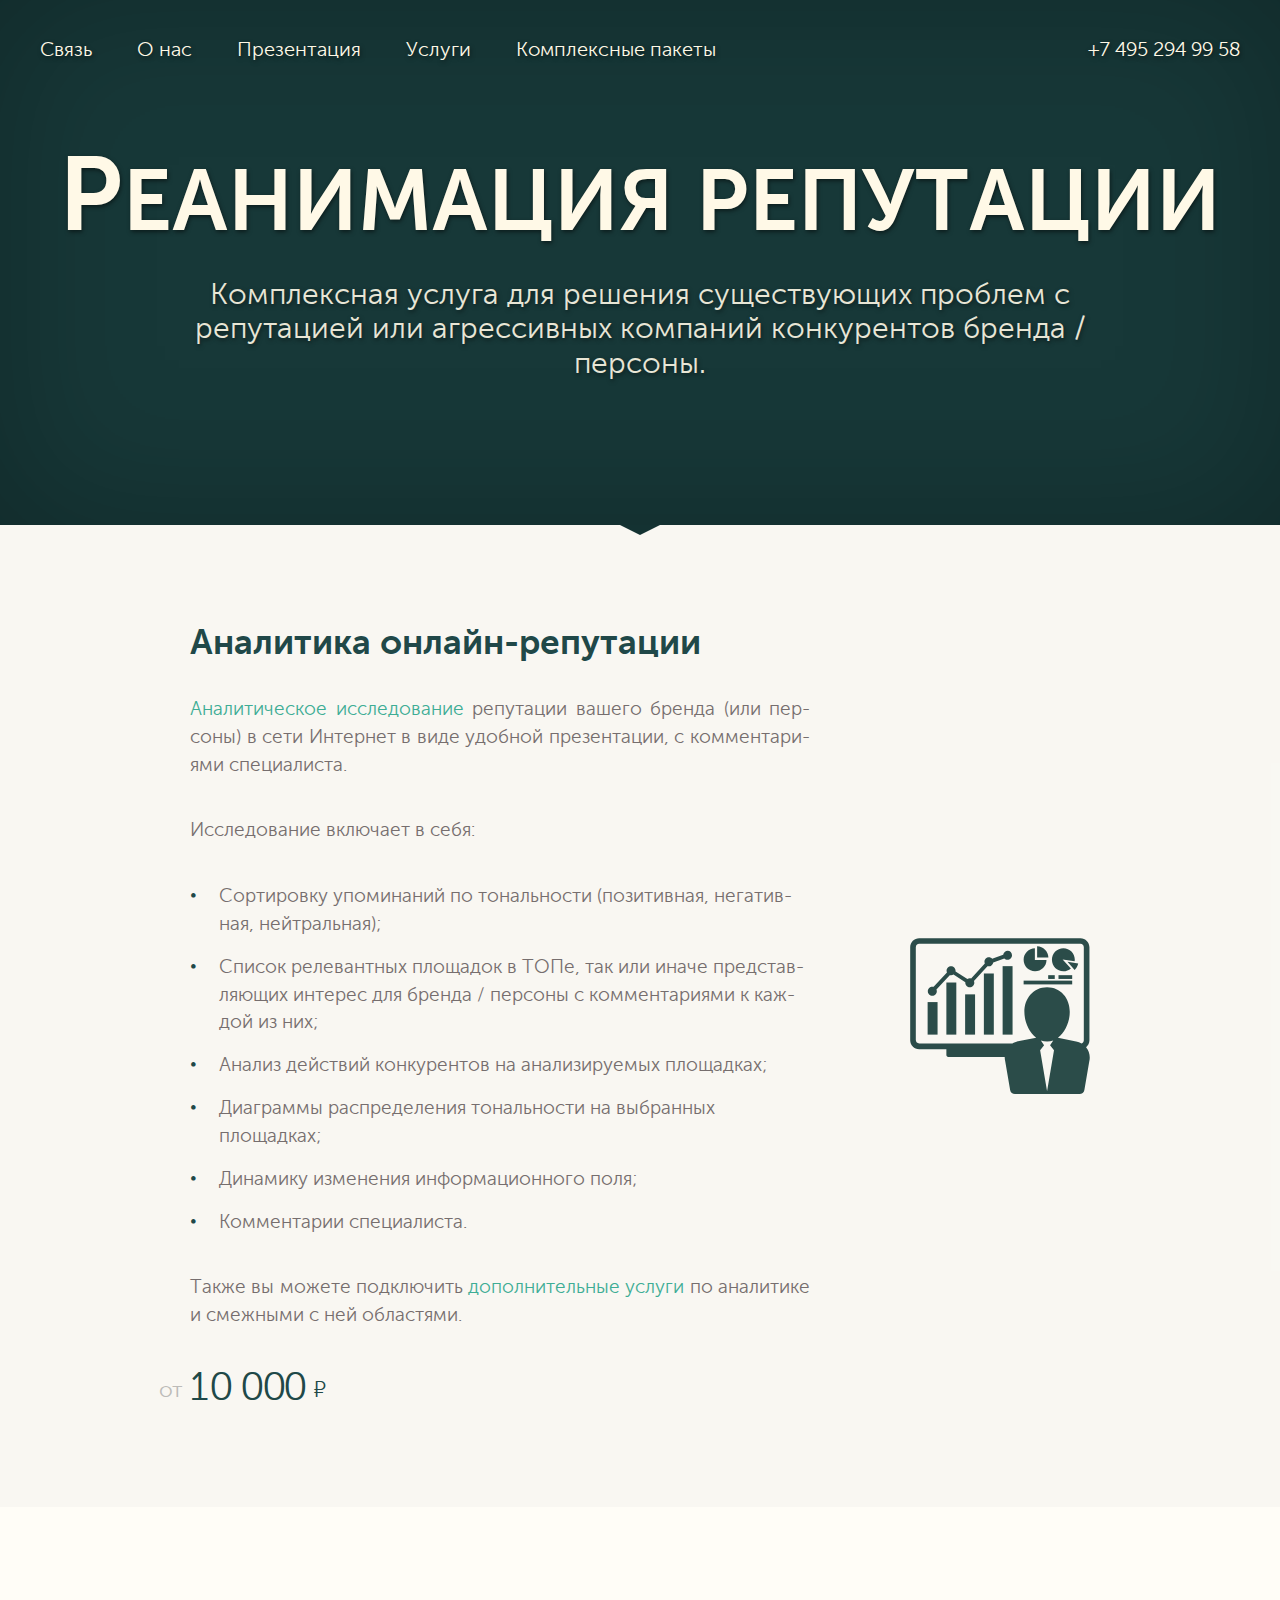
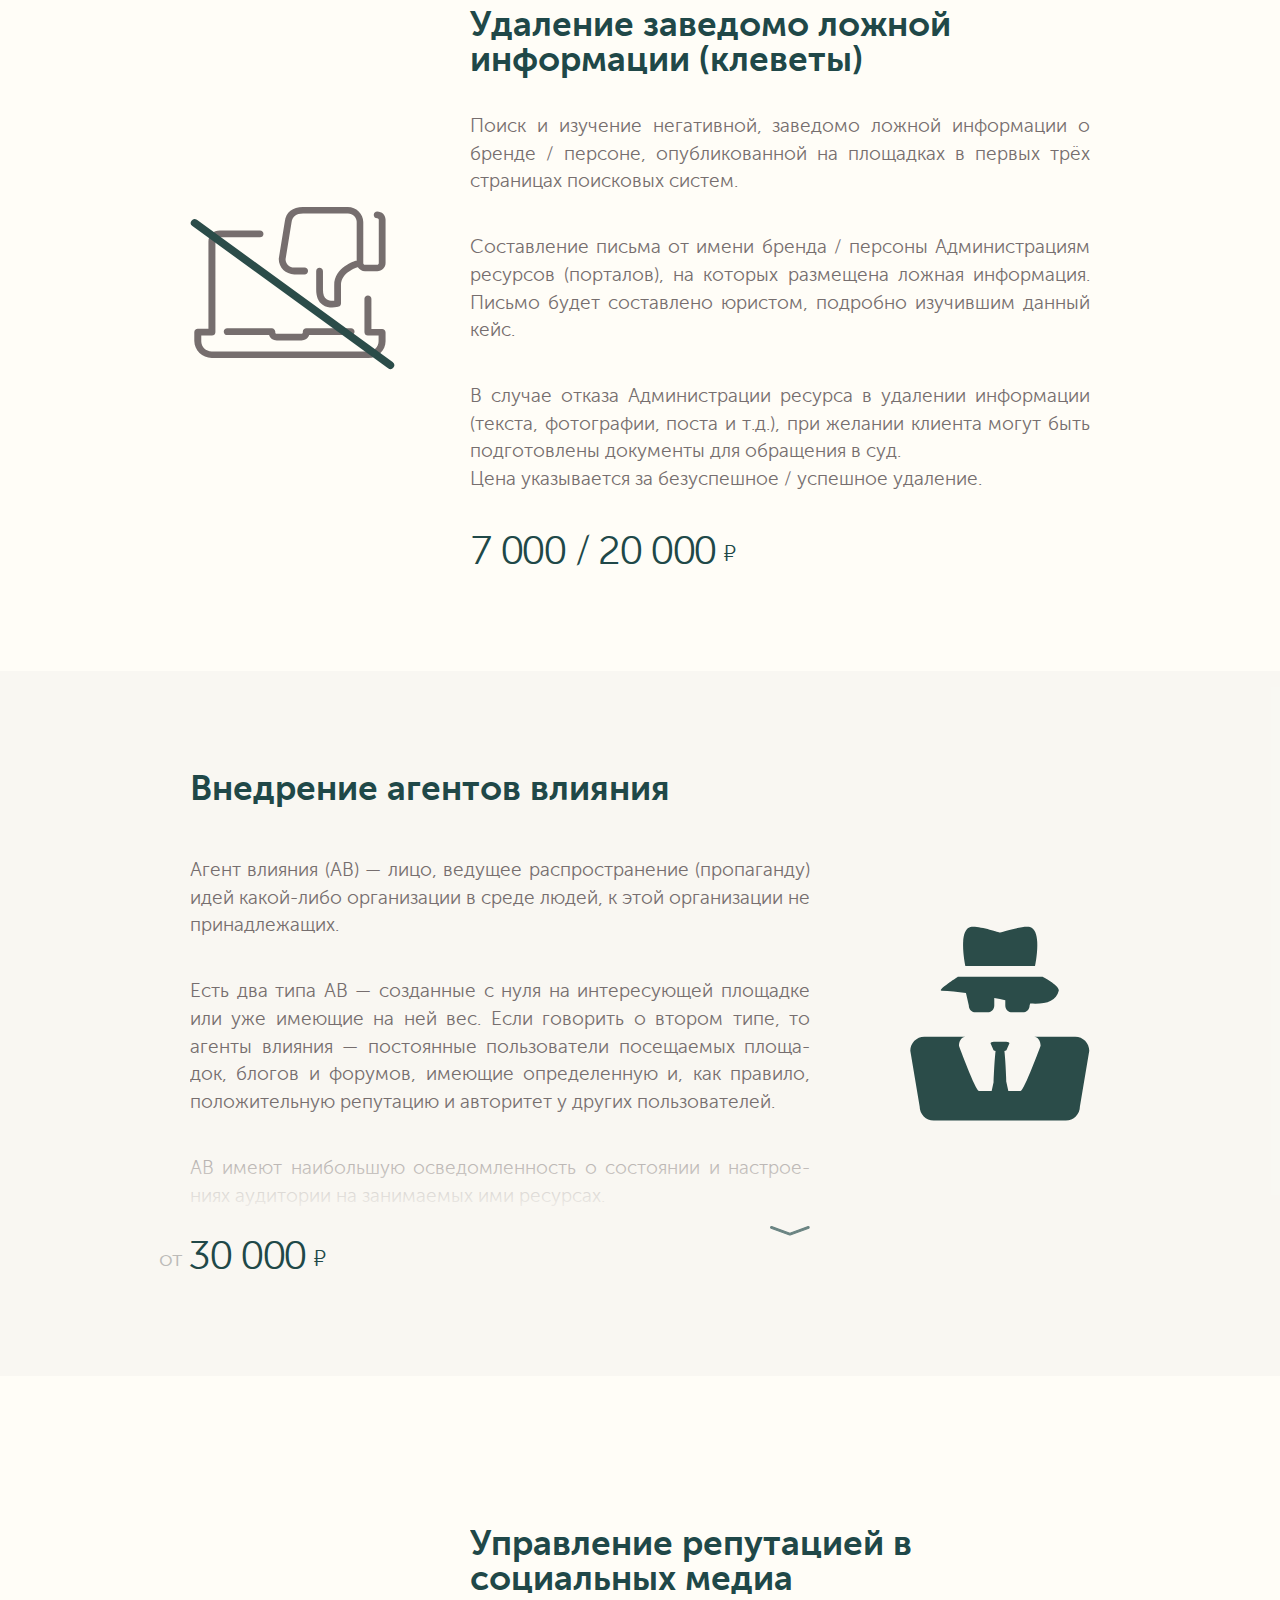
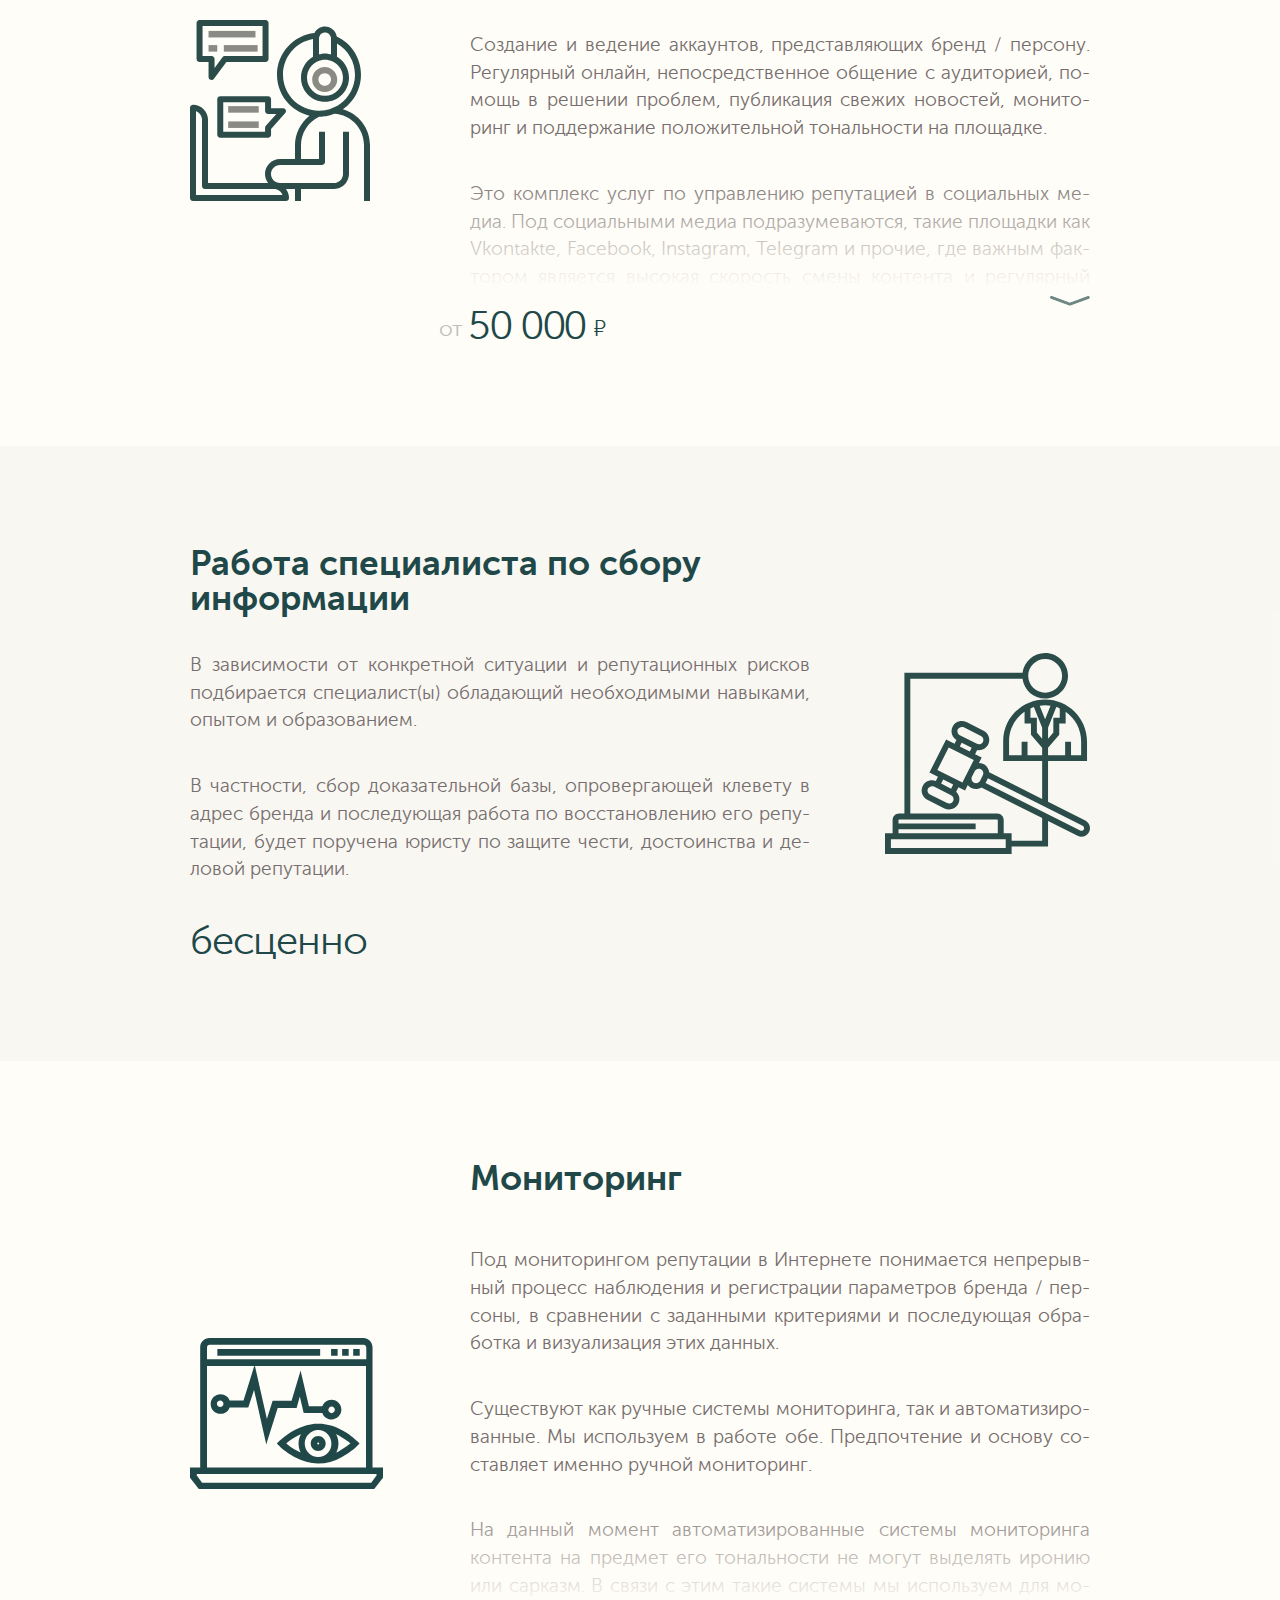
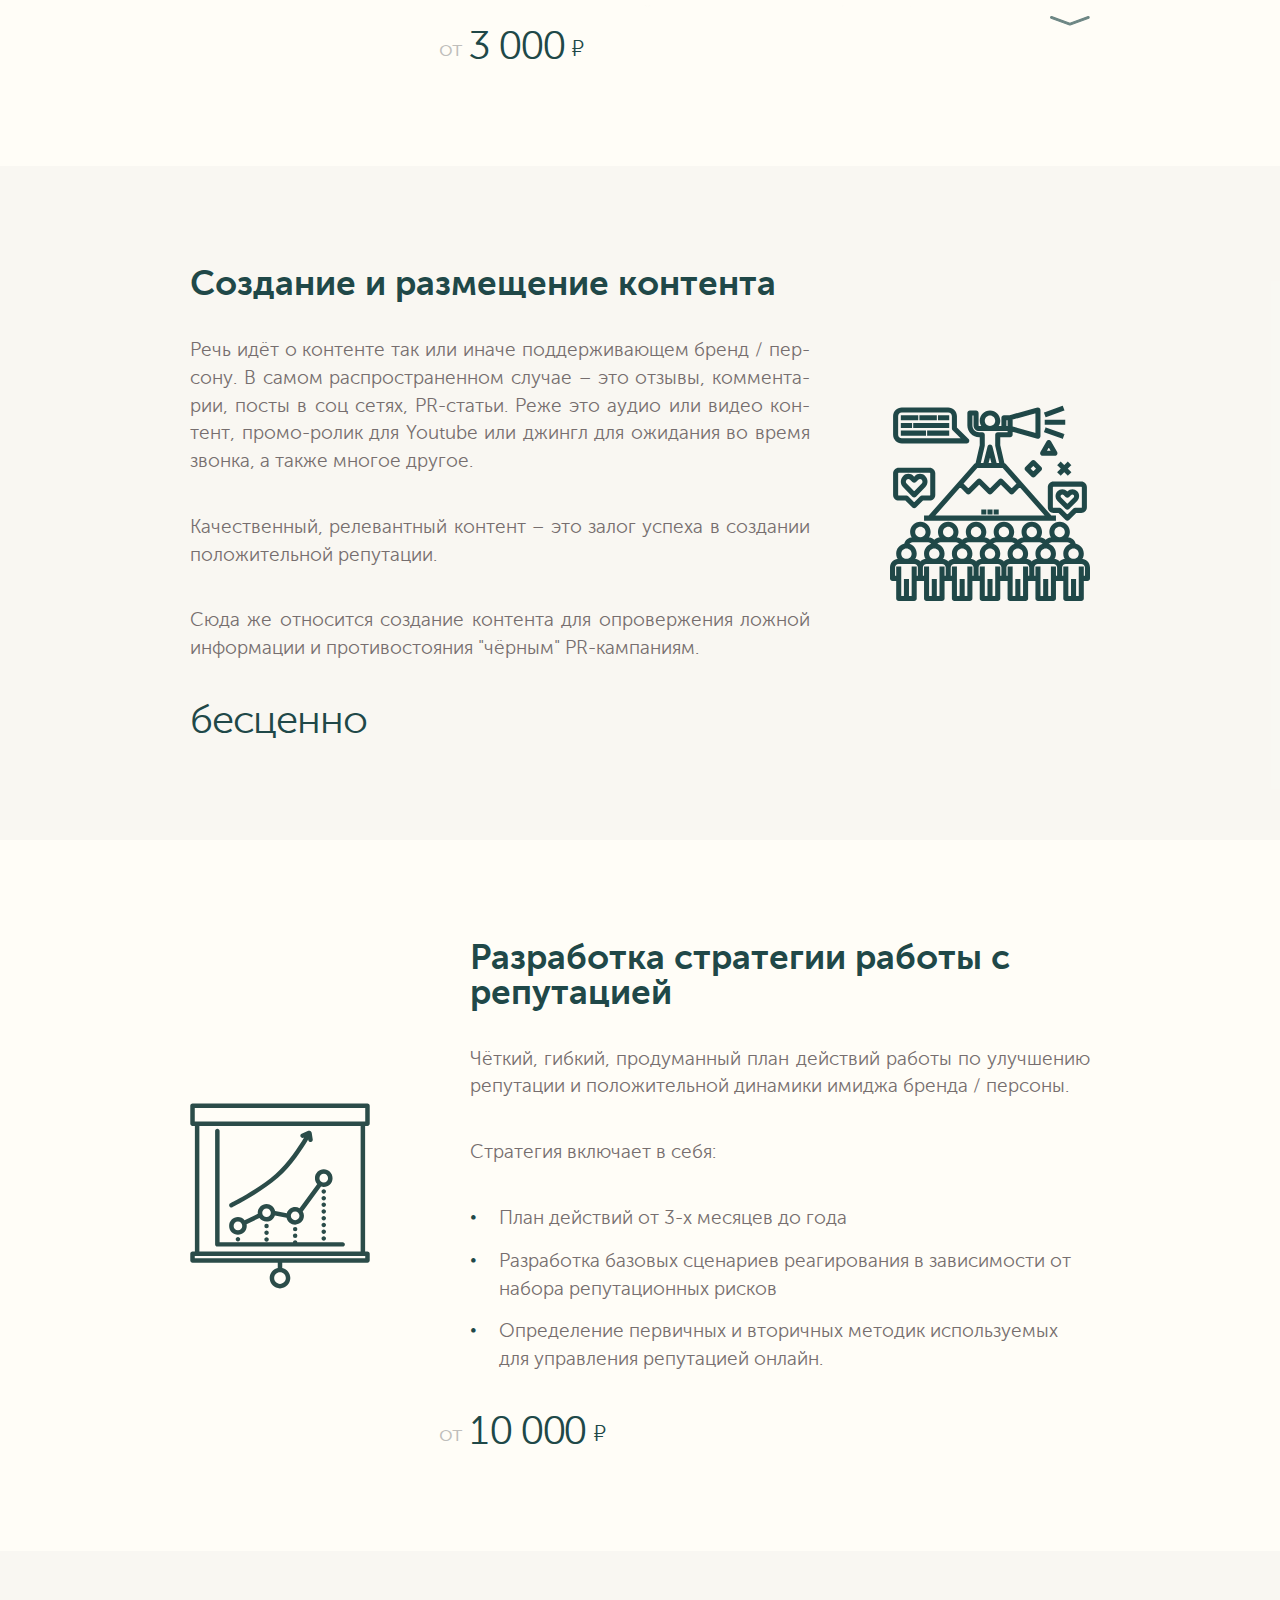
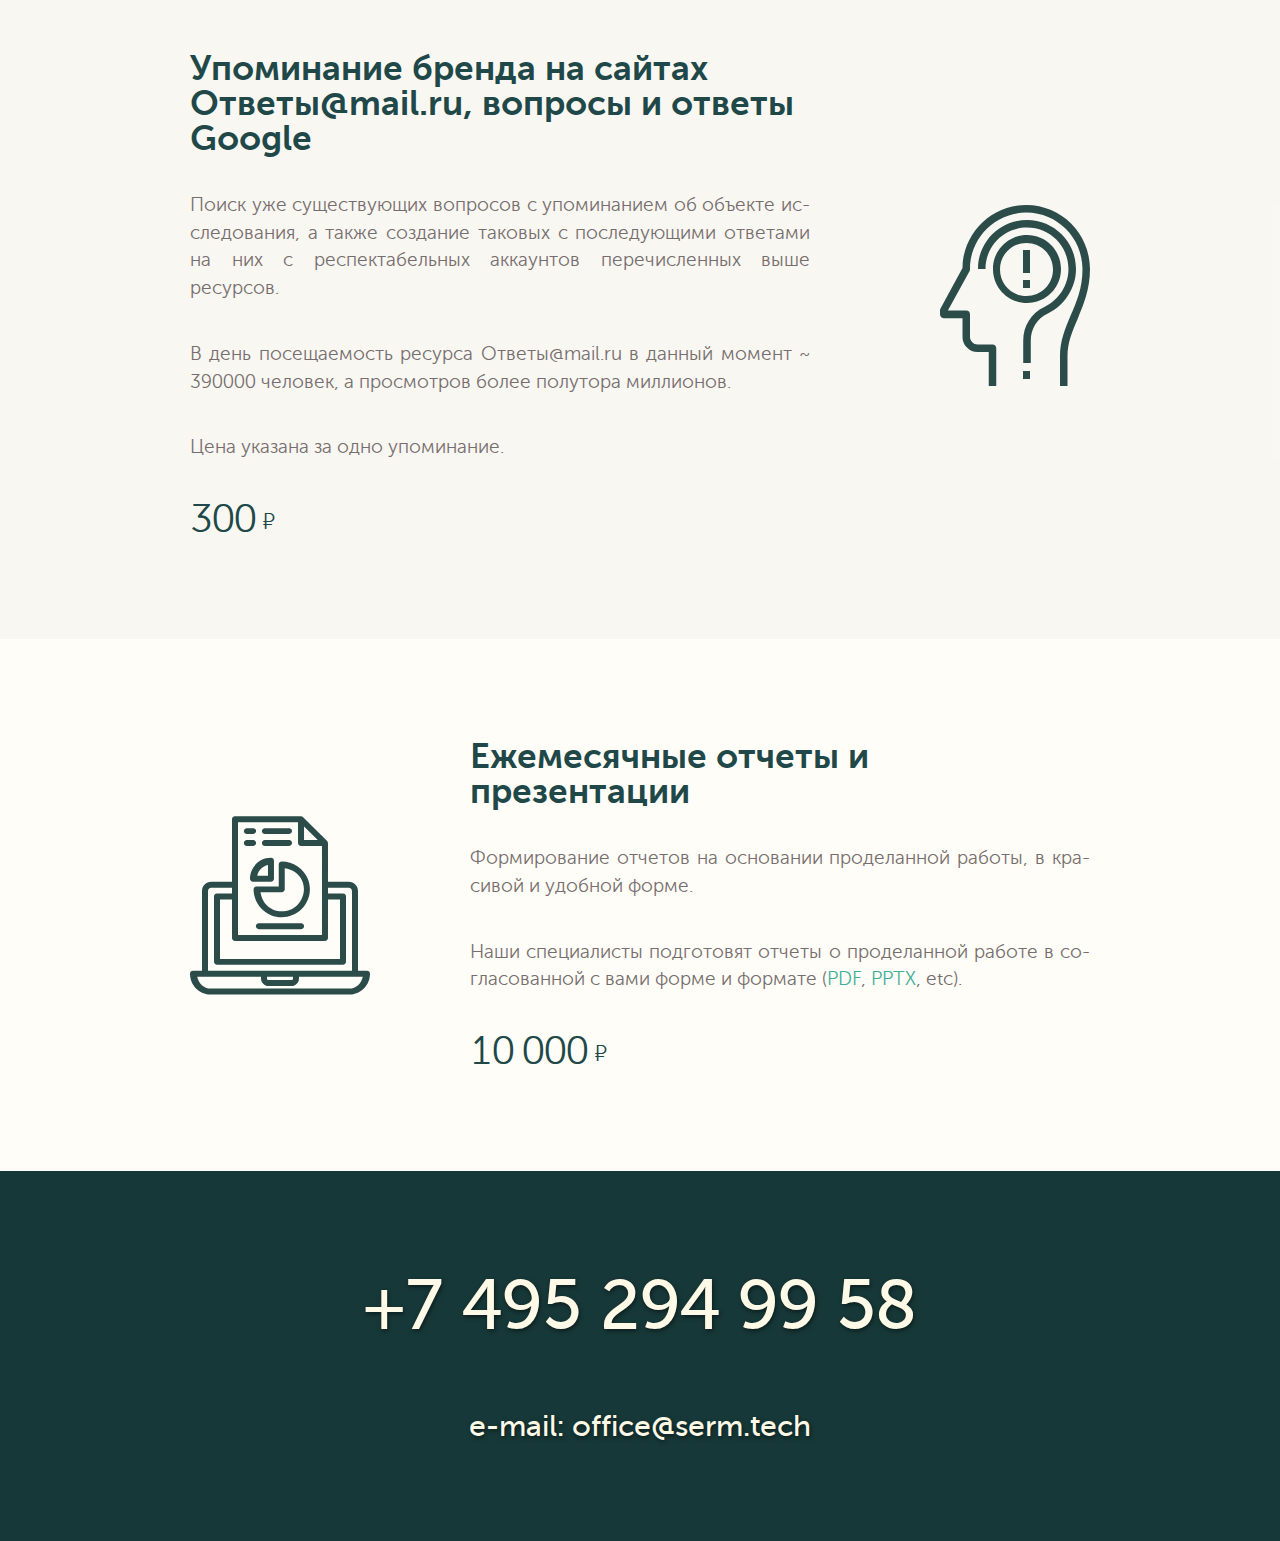
<file: reputationEmergency.html>
<html lang="ru">
<head>
    <title>SERM Tech</title>
    <link rel="stylesheet" href="/fonts/museo/stylesheet.css"></link>
    <link rel="stylesheet" href="/fonts/avenir/stylesheet.css"></link>
    <link rel="stylesheet" href="reset.css"></link>
    <link rel="stylesheet" href="index.css"></link>
    <!-- Yandex.Metrika counter -->
    <script type="text/javascript" >
        (function (d, w, c) {
            (w[c] = w[c] || []).push(function() {
                try {
                    w.yaCounter49030010 = new Ya.Metrika({
                        id:49030010,
                        clickmap:true,
                        trackLinks:true,
                        accurateTrackBounce:true,
                        webvisor:true
                    });
                } catch(e) { }
            });

            var n = d.getElementsByTagName("script")[0],
                s = d.createElement("script"),
                f = function () { n.parentNode.insertBefore(s, n); };
            s.type = "text/javascript";
            s.async = true;
            s.src = "https://mc.yandex.ru/metrika/watch.js";

            if (w.opera == "[object Opera]") {
                d.addEventListener("DOMContentLoaded", f, false);
            } else { f(); }
        })(document, window, "yandex_metrika_callbacks");
    </script>
    <noscript><div><img src="https://mc.yandex.ru/watch/49030010" style="position:absolute; left:-9999px;" alt="" /></div></noscript>
    <!-- /Yandex.Metrika counter -->


    <script src="index.js"></script>
</head>
<body>
    <div class="header">
        <div id="menu" class="menu">
            <!-- <a class="item" href="/">=(-_-)=</a> -->
            <a class="item" href="#communication">Связь</a>
            <a class="item" href="/#about">О нас</a>
            <a class="item" href="/presentati/presentation.pdf">Презентация</a>
            <a class="item" href="/#services">Услуги</a>
            <a class="item" href="/#packets">Комплексные пакеты</a>
            <a class="tel" href="tel:+74952949958">+7 495 294 99 58</a>
        </div>
    </div>        
    <div class="section support">
        <h1><em>Реанимация репутации</em></h1>
        <h2 class="block">Комплексная услуга для решения существующих проблем с репутацией или агрессивных компаний конкурентов бренда / персоны.</h2>
    </div>
    <div class="ribbon">
        <div class="info-item analytic">
            <div class="block">
                <h2>Аналитика онлайн-репутации</h2>
                <p><a href="/#AOR">Аналитическое исследование</a> репутации вашего бренда (или персоны) в сети Интернет в виде удобной презентации, с комментариями специалиста.</p>
                <p>Исследование включает в себя:</p>
                <ul>
                    <li>Сортировку упоминаний по тональности (позитивная, негативная, нейтральная);</li>
                    <li>Список релевантных площадок в ТОПе, так или иначе представляющих интерес для бренда / персоны с комментариями к каждой из них;</li>
                    <li>Анализ действий конкурентов на анализируемых площадках;</li>
                    <li>Диаграммы распределения тональности на выбранных площадках;</li>    
                    <li>Динамику изменения информационного поля;</li>
                    <li>Комментарии специалиста.</li>
                </ul>
                <p>Также вы можете подключить <a href="/#extra">дополнительные услуги</a> по аналитике и смежными с ней областями.</p>
                <div class="price from">10 000<span class="rub">₽</span></div>
            </div>    
        </div>
        <div class="info-item negative">
            <div class="block">
                <h2>Удаление заведомо ложной информации (клеветы)</h2>
                <p>Поиск и изучение негативной, заведомо ложной информации о бренде / персоне, опубликованной на площадках в первых трёх страницах поисковых систем.</p>
                <p>Составление письма от имени бренда / персоны Администрациям ресурсов (порталов), на которых размещена ложная информация. Письмо будет составлено юристом, подробно изучившим данный кейс.
                <p>В случае отказа Администрации ресурса в удалении информации (текста, фотографии, поста и т.д.), при желании клиента могут быть подготовлены документы для обращения в суд.<br> Цена указывается за безуспешное / успешное удаление.</p>
                <div class="price">7 000 / 20 000<span class="rub">₽</span></div>
            </div>    
        </div>
        <div class="info-item agents">
            <div class="block">
                <h2>Внедрение агентов влияния</h2>
                <div class="expandable">
                    <p>Агент влияния (АВ) — лицо, ведущее распространение (пропаганду) идей какой-либо организации в среде людей, к этой организации не принадлежащих.</p>
                    <p>Есть два типа АВ — созданные с нуля на интересующей площадке или уже имеющие на ней вес. Если говорить о втором типе, то агенты влияния — постоянные пользователи посещаемых площадок, блогов и форумов, имеющие определенную и, как правило, положительную репутацию и авторитет у других пользователей.</p>
                    <p>АВ имеют наибольшую осведомленность о состоянии и настроениях аудитории на занимаемых ими ресурсах.</p>
                    <p>Всего лишь один АВ на интересующей площадке за месяц может существенно изменить динамику тональности в позитивную сторону.</p>
                </div>
                <div class="price from">30 000<span class="rub">₽</span></div>
            </div>
        </div> 
        <div class="info-item ORM">
            <div class="block">
                <div class="expandable">
                    <h2>Управление репутацией в социальных медиа</h2>
                    <p>Создание и ведение аккаунтов, представляющих бренд / персону. Регулярный онлайн, непосредственное общение с аудиторией, помощь в решении проблем, публикация свежих новостей, мониторинг и поддержание положительной тональности на площадке.</p>
                    <p>Это комплекс услуг по управлению репутацией в социальных медиа. Под социальными медиа подразумеваются, такие площадки как Vkontakte, Facebook, Instagram, Telegram и прочие, где важным фактором является высокая скорость смены контента и регулярный online.</p>
                    <p>Каждая из площадок имеет свои особенности, которые при правильном подходе можно превратить в преимущества.</p>
                </div>
                <div class="price from">50 000<span class="rub">₽</span></div>
            </div>
        </div>
        <div class="info-item specialiste">
            <div class="block">
                <h2>Работа специалиста по сбору информации</h2>
                <p>В зависимости от конкретной ситуации и репутационных рисков подбирается специалист(ы) обладающий необходимыми навыками, опытом и образованием.</p>
                <p>В частности, сбор доказательной базы, опровергающей клевету в адрес бренда и последующая работа по восстановлению его репутации, будет поручена юристу по защите чести, достоинства и деловой репутации.</p>
                <div class="price">бесценно<span class="rub"></span></div>
            </div> 
        </div>
        <div class="info-item monitoring">
            <div class="block">
                <h2>Мониторинг</h2>
                <div class="expandable">
                    <p>Под мониторингом репутации в Интернете понимается непрерывный процесс наблюдения и регистрации параметров бренда / персоны, в сравнении с заданными критериями и последующая обработка и визуализация этих данных.</p>
                    <p>Существуют как ручные системы мониторинга, так и автоматизированные. Мы используем в работе обе. Предпочтение и основу составляет именно ручной мониторинг.</p>
                    <p>На данный момент автоматизированные системы мониторинга контента на предмет его тональности не могут выделять иронию или сарказм. В связи с этим такие системы мы используем для мониторинга по устойчивым показателям (география аудитории, пол, возраст, интересы если речь идет о социальных медиа и т.д.).</p>
                </div>
                <div class="price from">3 000<span class="rub">₽</span></div>
            </div>    
        </div>
        <div class="info-item content-placing">
            <div class="block">
                <h2>Создание и размещение контента</h2>
                <p>Речь идёт о контенте так или иначе поддерживающем бренд / персону. В самом распространенном случае – это отзывы, комментарии, посты в соц сетях, PR-статьи. Реже это аудио или видео контент, промо-ролик для Youtube или джингл для ожидания во время звонка, а также многое другое.</p>
                <p>Качественный, релевантный контент – это залог успеха в создании положительной репутации.</p>
                <p>Сюда же относится создание контента для опровержения ложной информации и противостояния "чёрным" PR-кампаниям.</p>
                <div class="price">бесценно<span class="rub"></span></div>
            </div> 
        </div>     
        <div class="info-item strategy">
            <div class="block">
                <h2>Разработка стратегии работы с репутацией</h2>
                <p>Чёткий, гибкий, продуманный план действий работы по улучшению репутации и положительной динамики имиджа бренда / персоны.</p>
                <p>Стратегия включает в себя:</p>
                <ul>
                    <li>План действий от 3-х месяцев до года</li>
                    <li>Разработка базовых сценариев реагирования в зависимости от набора репутационных рисков</li>
                    <li>Определение первичных и вторичных методик используемых для управления репутацией онлайн.</li>
                </ul>
                <div class="price from">10 000<span class="rub">₽</span></div>
            </div>    
        </div>   
        <!--<div class="info-item PR">
            <div class="block">
                <h2>Размещение PR-статей</h2>
                <p>С помощью SERM-статей возможно вытеснение отрицательной информации за пределы ТОПа выдачи поисковой системы и создание общей положительной репутации в Сети.</p>
                <p>Размещение на ресурсах подразумевает выстраивание диалога с редакциями интересующих СМИ.</p>
                <div class="price from">3 000<span class="rub">₽</span></div>
            </div>    
        </div> -->
        <div class="info-item questions">
            <div class="block">
                <h2>Упоминание бренда на сайтах Ответы@mail.ru, вопросы и ответы Google</h2>
                <p>Поиск уже существующих вопросов с упоминанием об объекте исследования, а также создание таковых с последующими ответами на них с респектабельных аккаунтов перечисленных выше ресурсов.</p>
                <p>В день посещаемость ресурса Ответы@mail.ru в данный момент ~ 390000 человек, а просмотров более полутора миллионов.</p>
                <p>Цена указана за одно упоминание.</p>
                <div class="price">300<span class="rub">₽</span></div>
            </div>
        </div>
        <div class="info-item presentation3">
            <div class="block">
                <h2>Ежемесячные отчеты и презентации</h2>
                <p>Формирование отчетов на основании проделанной работы, в красивой и удобной форме.</p> 
                <p>Наши специалисты подготовят отчеты о проделанной работе в согласованной с вами форме и формате (<a class="link" href="/presentati/primer_mesyachnogo_otcheta.pdf">PDF</a>, <a class="link" href="/presentati/primer_mesyachnogo_otcheta.pptx">PPTX</a>, etc).</p>
                <div class="price">10 000<span class="rub">₽</span></div>
            </div>    
        </div>
    </div>
    <div id="communication" class="basement">
        <h1><a class="tel" href="tel:+74952949958">+7 495 294 99 58</a></h1>
        <div><a href="mailto:e-mail: office@serm.tech">e-mail: office@serm.tech</a></div>
    </div>
</body>
</html>
</file>
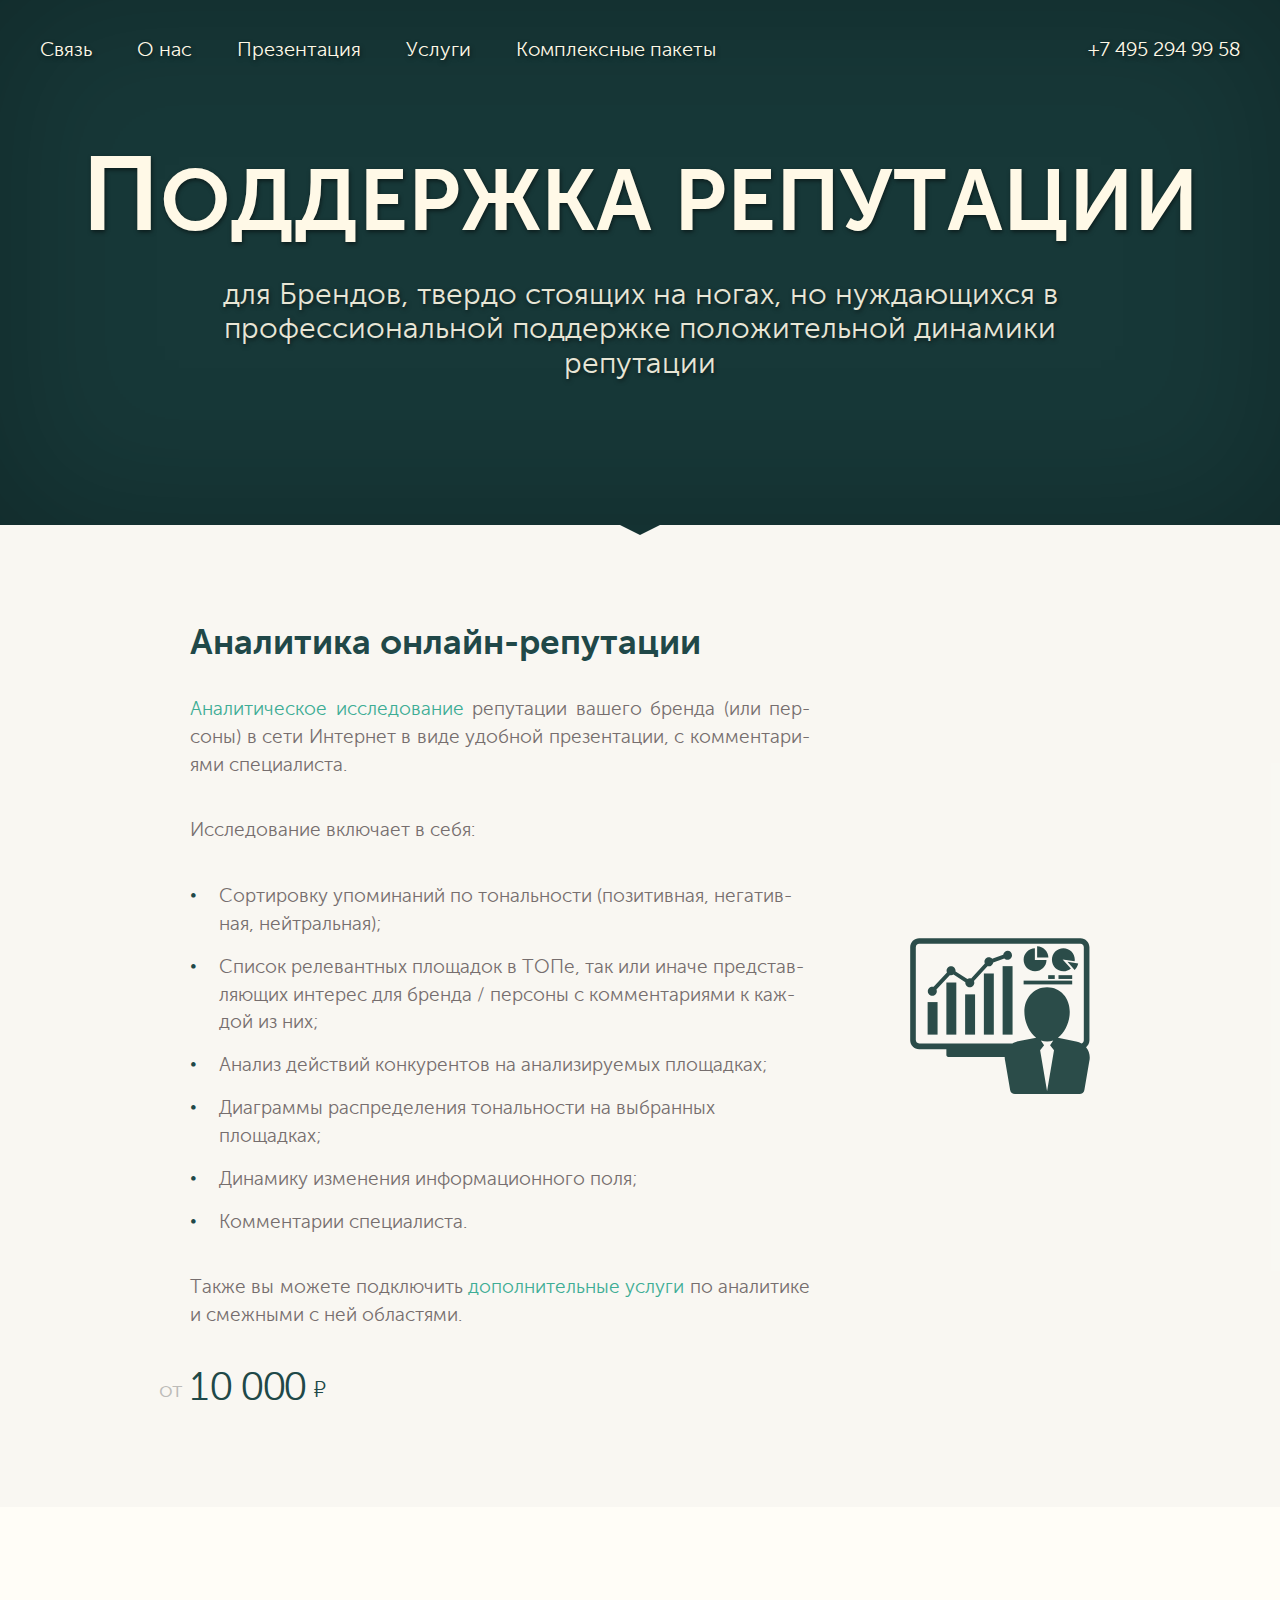
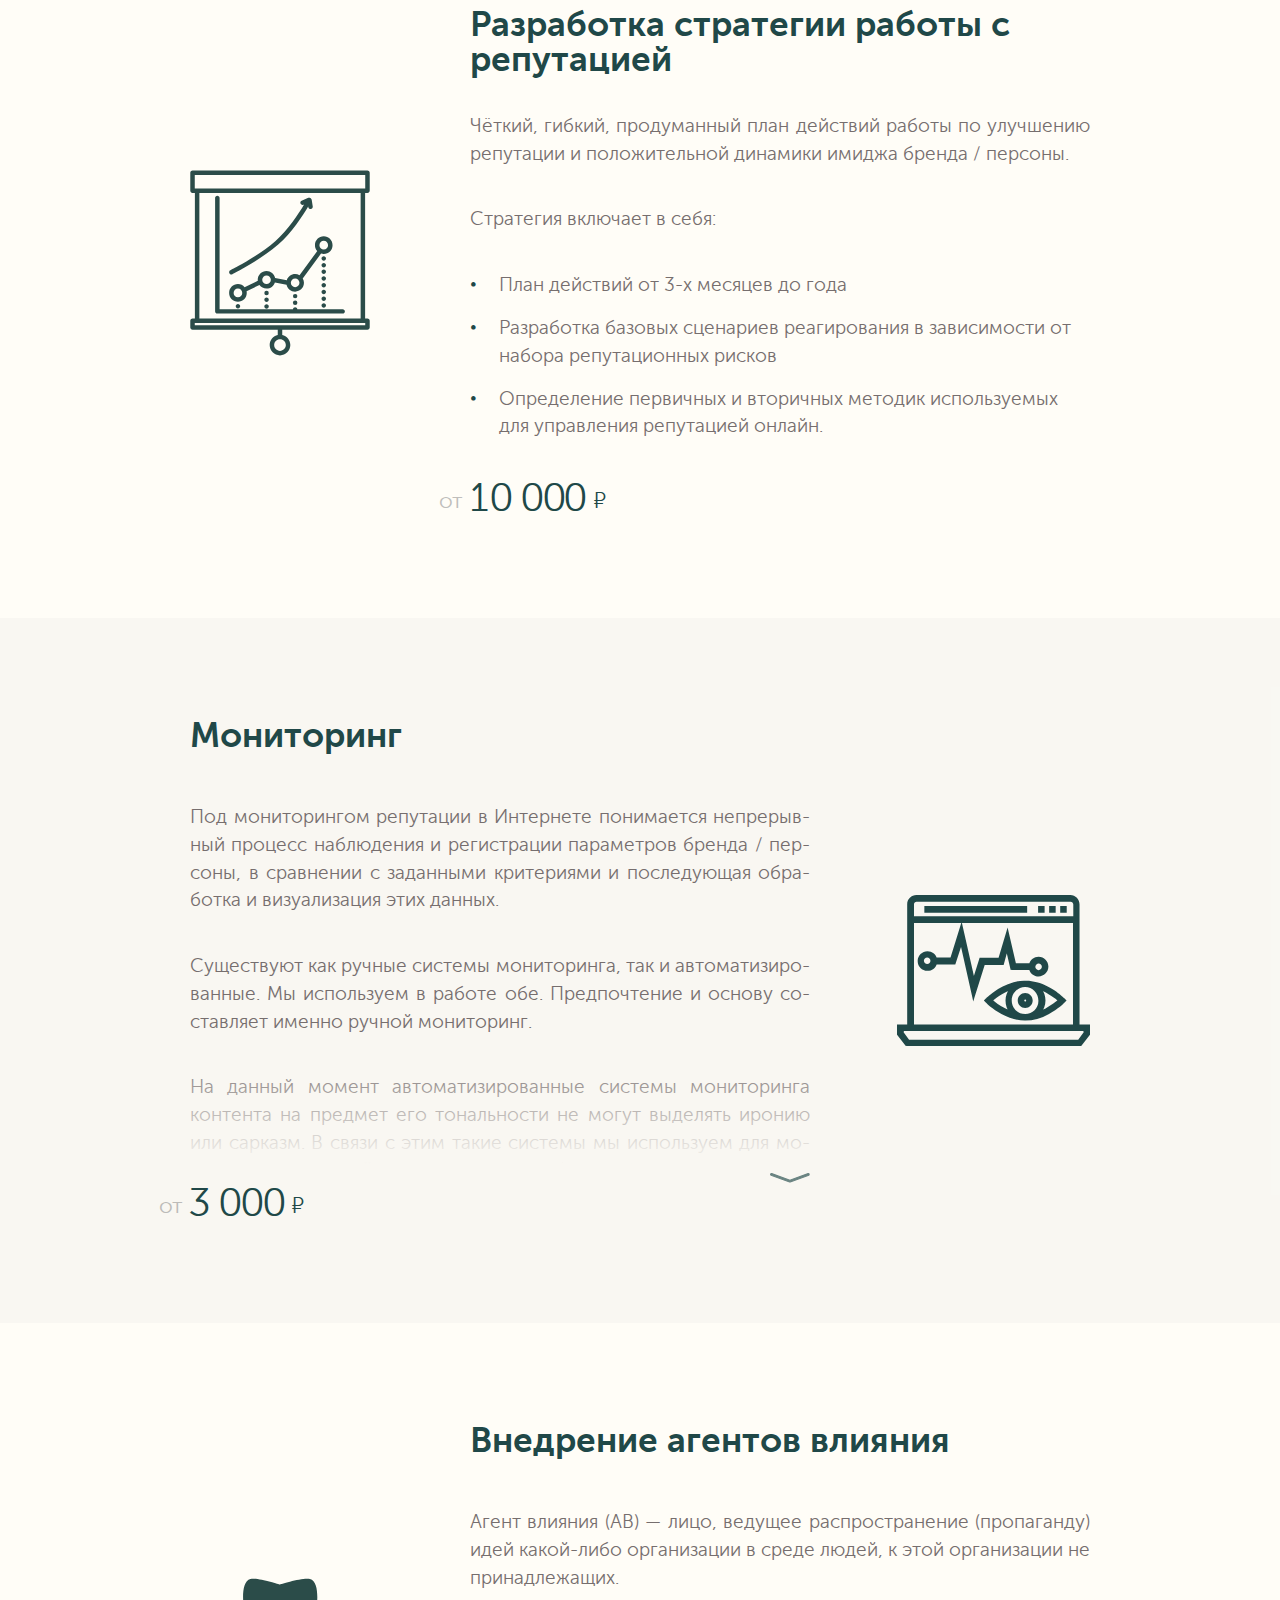
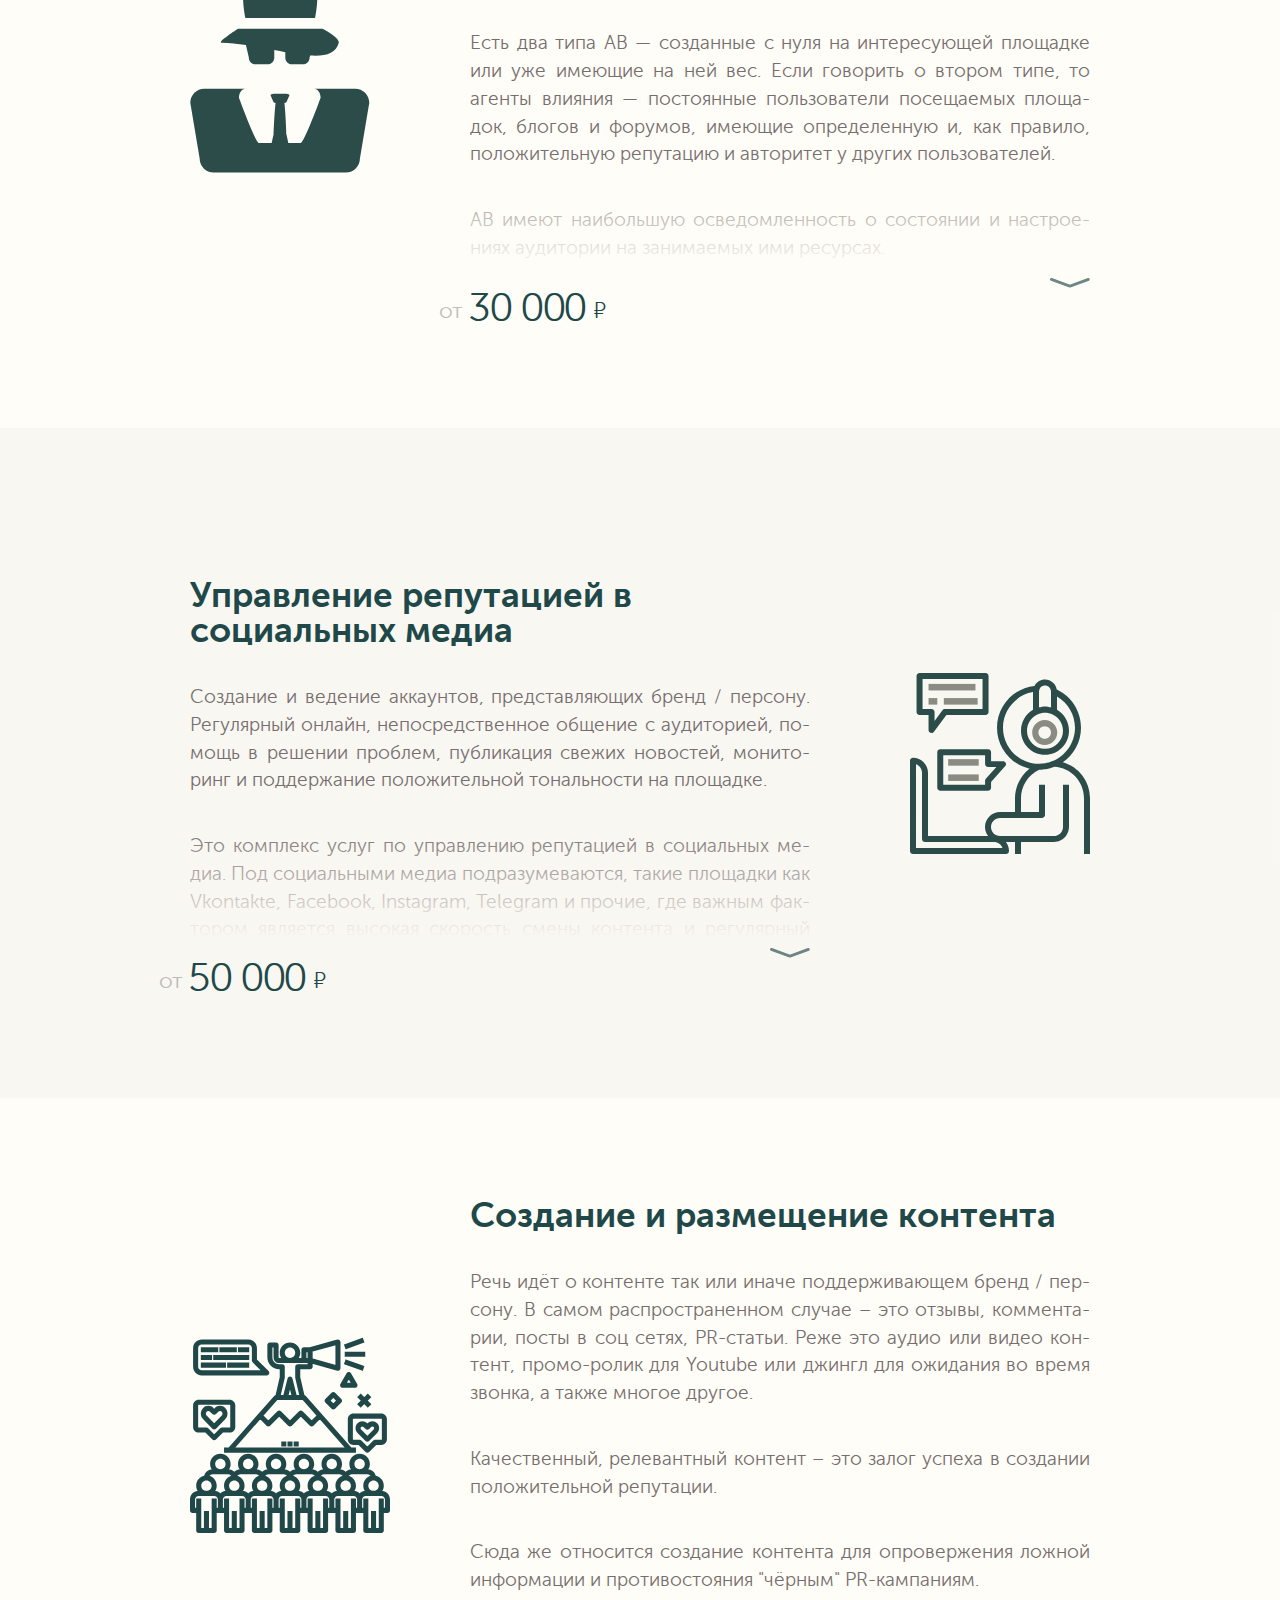
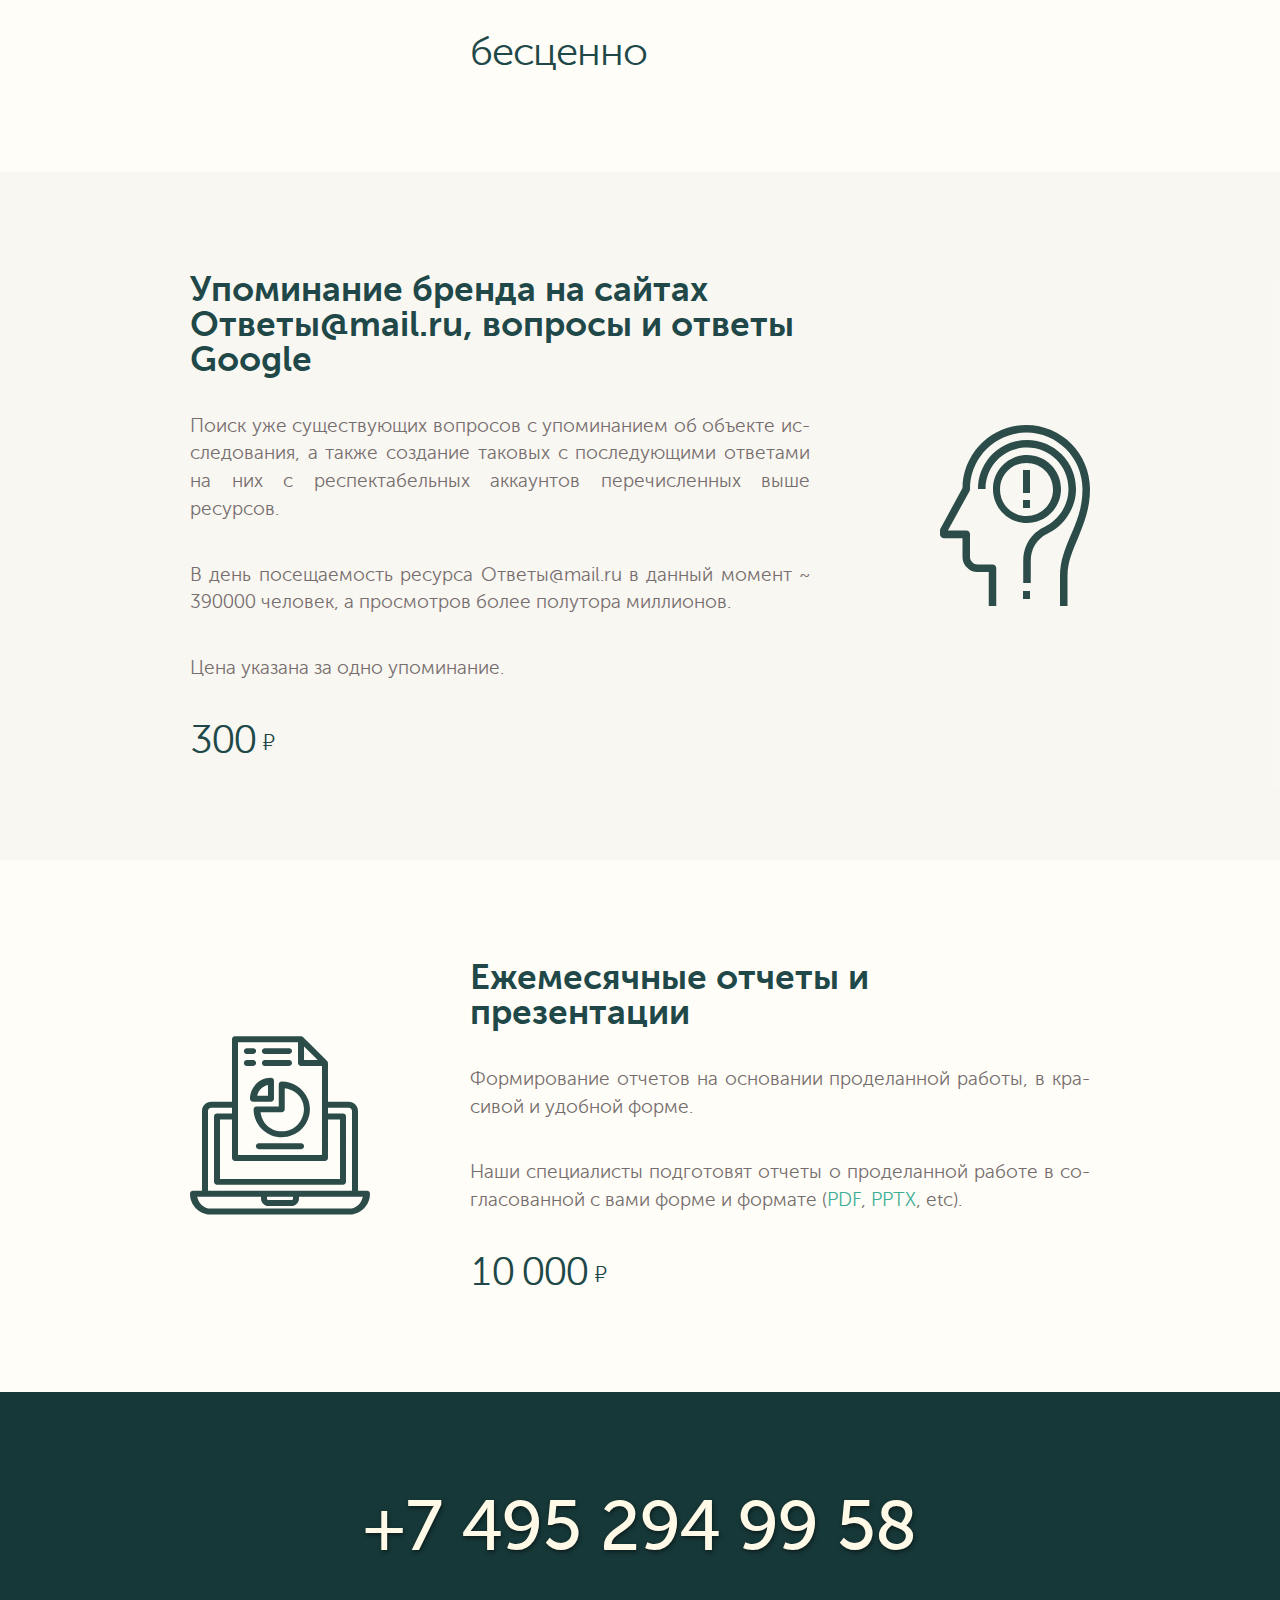
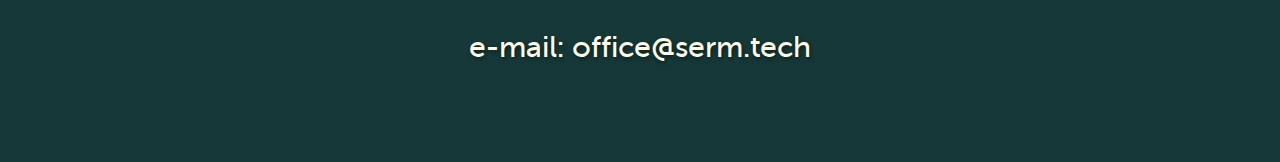
<file: reputationSupport.html>
<html lang="ru">
<head>
    <title>SERM Tech</title>
    <link rel="stylesheet" href="/fonts/museo/stylesheet.css"></link>
    <link rel="stylesheet" href="/fonts/avenir/stylesheet.css"></link>
    <link rel="stylesheet" href="reset.css"></link>
    <link rel="stylesheet" href="index.css"></link>
    <!-- Yandex.Metrika counter -->
    <script type="text/javascript" >
        (function (d, w, c) {
            (w[c] = w[c] || []).push(function() {
                try {
                    w.yaCounter49030010 = new Ya.Metrika({
                        id:49030010,
                        clickmap:true,
                        trackLinks:true,
                        accurateTrackBounce:true,
                        webvisor:true
                    });
                } catch(e) { }
            });

            var n = d.getElementsByTagName("script")[0],
                s = d.createElement("script"),
                f = function () { n.parentNode.insertBefore(s, n); };
            s.type = "text/javascript";
            s.async = true;
            s.src = "https://mc.yandex.ru/metrika/watch.js";

            if (w.opera == "[object Opera]") {
                d.addEventListener("DOMContentLoaded", f, false);
            } else { f(); }
        })(document, window, "yandex_metrika_callbacks");
    </script>
    <noscript><div><img src="https://mc.yandex.ru/watch/49030010" style="position:absolute; left:-9999px;" alt="" /></div></noscript>
    <!-- /Yandex.Metrika counter -->


    <script src="index.js"></script>
</head>
<body>
    <div class="header">
        <div id="menu" class="menu">
            <!-- <a class="item" href="/">=(-_-)=</a> -->
            <a class="item" href="#communication">Связь</a>
            <a class="item" href="/#about">О нас</a>
            <a class="item" href="/presentati/presentation.pdf">Презентация</a>
            <a class="item" href="/#services">Услуги</a>
            <a class="item" href="/#packets">Комплексные пакеты</a>
            <a class="tel" href="tel:+74952949958">+7 495 294 99 58</a>
        </div>
    </div>      
    <div class="section support">
        <h1><em>Поддержка репутации</em></h1>
        <h2 class="block">для Брендов, твердо стоящих на ногах, но нуждающихся в профессиональной поддержке положительной динамики репутации</h2>
    </div>
    <div class="ribbon">  
        <div class="info-item analytic">
            <div class="block">
                <h2>Аналитика онлайн-репутации</h2>
                <p><a href="/#AOR">Аналитическое исследование</a> репутации вашего бренда (или персоны) в сети Интернет в виде удобной презентации, с комментариями специалиста.</p>
                <p>Исследование включает в себя:</p>
                <ul>
                    <li>Сортировку упоминаний по тональности (позитивная, негативная, нейтральная);</li>
                    <li>Список релевантных площадок в ТОПе, так или иначе представляющих интерес для бренда / персоны с комментариями к каждой из них;</li>
                    <li>Анализ действий конкурентов на анализируемых площадках;</li>
                    <li>Диаграммы распределения тональности на выбранных площадках;</li>    
                    <li>Динамику изменения информационного поля;</li>
                    <li>Комментарии специалиста.</li>
                </ul>
                <p>Также вы можете подключить <a href="/#extra">дополнительные услуги</a> по аналитике и смежными с ней областями.</p>
                <div class="price from">10 000<span class="rub">₽</span></div>
            </div>    
        </div> 
        <div class="info-item strategy">
            <div class="block">
                <h2>Разработка стратегии работы с репутацией</h2>
                <p>Чёткий, гибкий, продуманный план действий работы по улучшению репутации и положительной динамики имиджа бренда / персоны.</p>
                <p>Стратегия включает в себя:</p>
                <ul>
                    <li>План действий от 3-х месяцев до года</li>
                    <li>Разработка базовых сценариев реагирования в зависимости от набора репутационных рисков</li>
                    <li>Определение первичных и вторичных методик используемых для управления репутацией онлайн.</li>
                </ul>
                <div class="price from">10 000<span class="rub">₽</span></div>
            </div>    
        </div>
        <!--<div class="info-item search">
            <div class="block">
                <h2>Отслеживание и нивелирование негатива</h2>
                <p>Управление тональностью отзывов с выбранной глубиной поиска. Оперативные ответы на новые комментарии/отзывы клиентов от АВ и/или от лица Бренда</p>
                <div class="price from">10 000<span class="rub">₽</span></div>
            </div>    
        </div> -->
        <div class="info-item monitoring">
            <div class="block">
                <h2>Мониторинг</h2>
                <div class="expandable">
                    <p>Под мониторингом репутации в Интернете понимается непрерывный процесс наблюдения и регистрации параметров бренда / персоны, в сравнении с заданными критериями и последующая обработка и визуализация этих данных.</p>
                    <p>Существуют как ручные системы мониторинга, так и автоматизированные. Мы используем в работе обе. Предпочтение и основу составляет именно ручной мониторинг.</p>
                    <p>На данный момент автоматизированные системы мониторинга контента на предмет его тональности не могут выделять иронию или сарказм. В связи с этим такие системы мы используем для мониторинга по устойчивым показателям (география аудитории, пол, возраст, интересы если речь идет о социальных медиа и т.д.).</p>
                </div>
                <div class="price from">3 000<span class="rub">₽</span></div>
            </div>    
        </div>
        <div class="info-item agents">
            <div class="block">
                <h2>Внедрение агентов влияния</h2>
                <div class="expandable">
                    <p>Агент влияния (АВ) — лицо, ведущее распространение (пропаганду) идей какой-либо организации в среде людей, к этой организации не принадлежащих.</p>
                    <p>Есть два типа АВ — созданные с нуля на интересующей площадке или уже имеющие на ней вес. Если говорить о втором типе, то агенты влияния — постоянные пользователи посещаемых площадок, блогов и форумов, имеющие определенную и, как правило, положительную репутацию и авторитет у других пользователей.</p>
                    <p>АВ имеют наибольшую осведомленность о состоянии и настроениях аудитории на занимаемых ими ресурсах.</p>
                    <p>Всего лишь один АВ на интересующей площадке за месяц может существенно изменить динамику тональности в позитивную сторону.</p>
                </div>
                <div class="price from">30 000<span class="rub">₽</span></div>
            </div>
        </div> 
        <div class="info-item ORM">
            <div class="block">
                <div class="expandable">
                    <h2>Управление репутацией в социальных медиа</h2>
                    <p>Создание и ведение аккаунтов, представляющих бренд / персону. Регулярный онлайн, непосредственное общение с аудиторией, помощь в решении проблем, публикация свежих новостей, мониторинг и поддержание положительной тональности на площадке.</p>
                    <p>Это комплекс услуг по управлению репутацией в социальных медиа. Под социальными медиа подразумеваются, такие площадки как Vkontakte, Facebook, Instagram, Telegram и прочие, где важным фактором является высокая скорость смены контента и регулярный online.</p>
                    <p>Каждая из площадок имеет свои особенности, которые при правильном подходе можно превратить в преимущества.</p>
                </div>
                <div class="price from">50 000<span class="rub">₽</span></div>
            </div>
        </div>
        <div class="info-item content-placing">
            <div class="block">
                <h2>Создание и размещение контента</h2>
                <p>Речь идёт о контенте так или иначе поддерживающем бренд / персону. В самом распространенном случае – это отзывы, комментарии, посты в соц сетях, PR-статьи. Реже это аудио или видео контент, промо-ролик для Youtube или джингл для ожидания во время звонка, а также многое другое.</p>
                <p>Качественный, релевантный контент – это залог успеха в создании положительной репутации.</p>
                <p>Сюда же относится создание контента для опровержения ложной информации и противостояния "чёрным" PR-кампаниям.</p>
                <div class="price">бесценно<span class="rub"></span></div>
            </div> 
        </div>
        <!--<div class="info-item PR">
            <div class="block">
                <h2>Размещение PR-статей</h2>
                <p>С помощью SERM-статей возможно вытеснение отрицательной информации за пределы ТОПа выдачи поисковой системы и создание общей положительной репутации в Сети.</p>
                <p>Размещение на ресурсах подразумевает выстраивание диалога с редакциями интересующих СМИ.</p>
                <div class="price from">3 000<span class="rub">₽</span></div>
            </div>    
        </div> -->
        <div class="info-item questions">
            <div class="block">
                <h2>Упоминание бренда на сайтах Ответы@mail.ru, вопросы и ответы Google</h2>
                <p>Поиск уже существующих вопросов с упоминанием об объекте исследования, а также создание таковых с последующими ответами на них с респектабельных аккаунтов перечисленных выше ресурсов.</p>
                <p>В день посещаемость ресурса Ответы@mail.ru в данный момент ~ 390000 человек, а просмотров более полутора миллионов.</p>
                <p>Цена указана за одно упоминание.</p>
                <div class="price">300<span class="rub">₽</span></div>
            </div>
        </div>
        <div class="info-item presentation3">
            <div class="block">
                <h2>Ежемесячные отчеты и презентации</h2>
                <p>Формирование отчетов на основании проделанной работы, в красивой и удобной форме.</p> 
                <p>Наши специалисты подготовят отчеты о проделанной работе в согласованной с вами форме и формате (<a class="link" href="/presentati/primer_mesyachnogo_otcheta.pdf">PDF</a>, <a class="link" href="/presentati/primer_mesyachnogo_otcheta.pptx">PPTX</a>, etc).</p>
                <div class="price">10 000<span class="rub">₽</span></div>
            </div>    
        </div>
    </div>
    <div id="communication" class="basement">
        <h1><a class="tel" href="tel:+74952949958">+7 495 294 99 58</a></h1>
        <div><a href="mailto:e-mail: office@serm.tech">e-mail: office@serm.tech</a></div>
    </div>
</body>
</html>
</file>
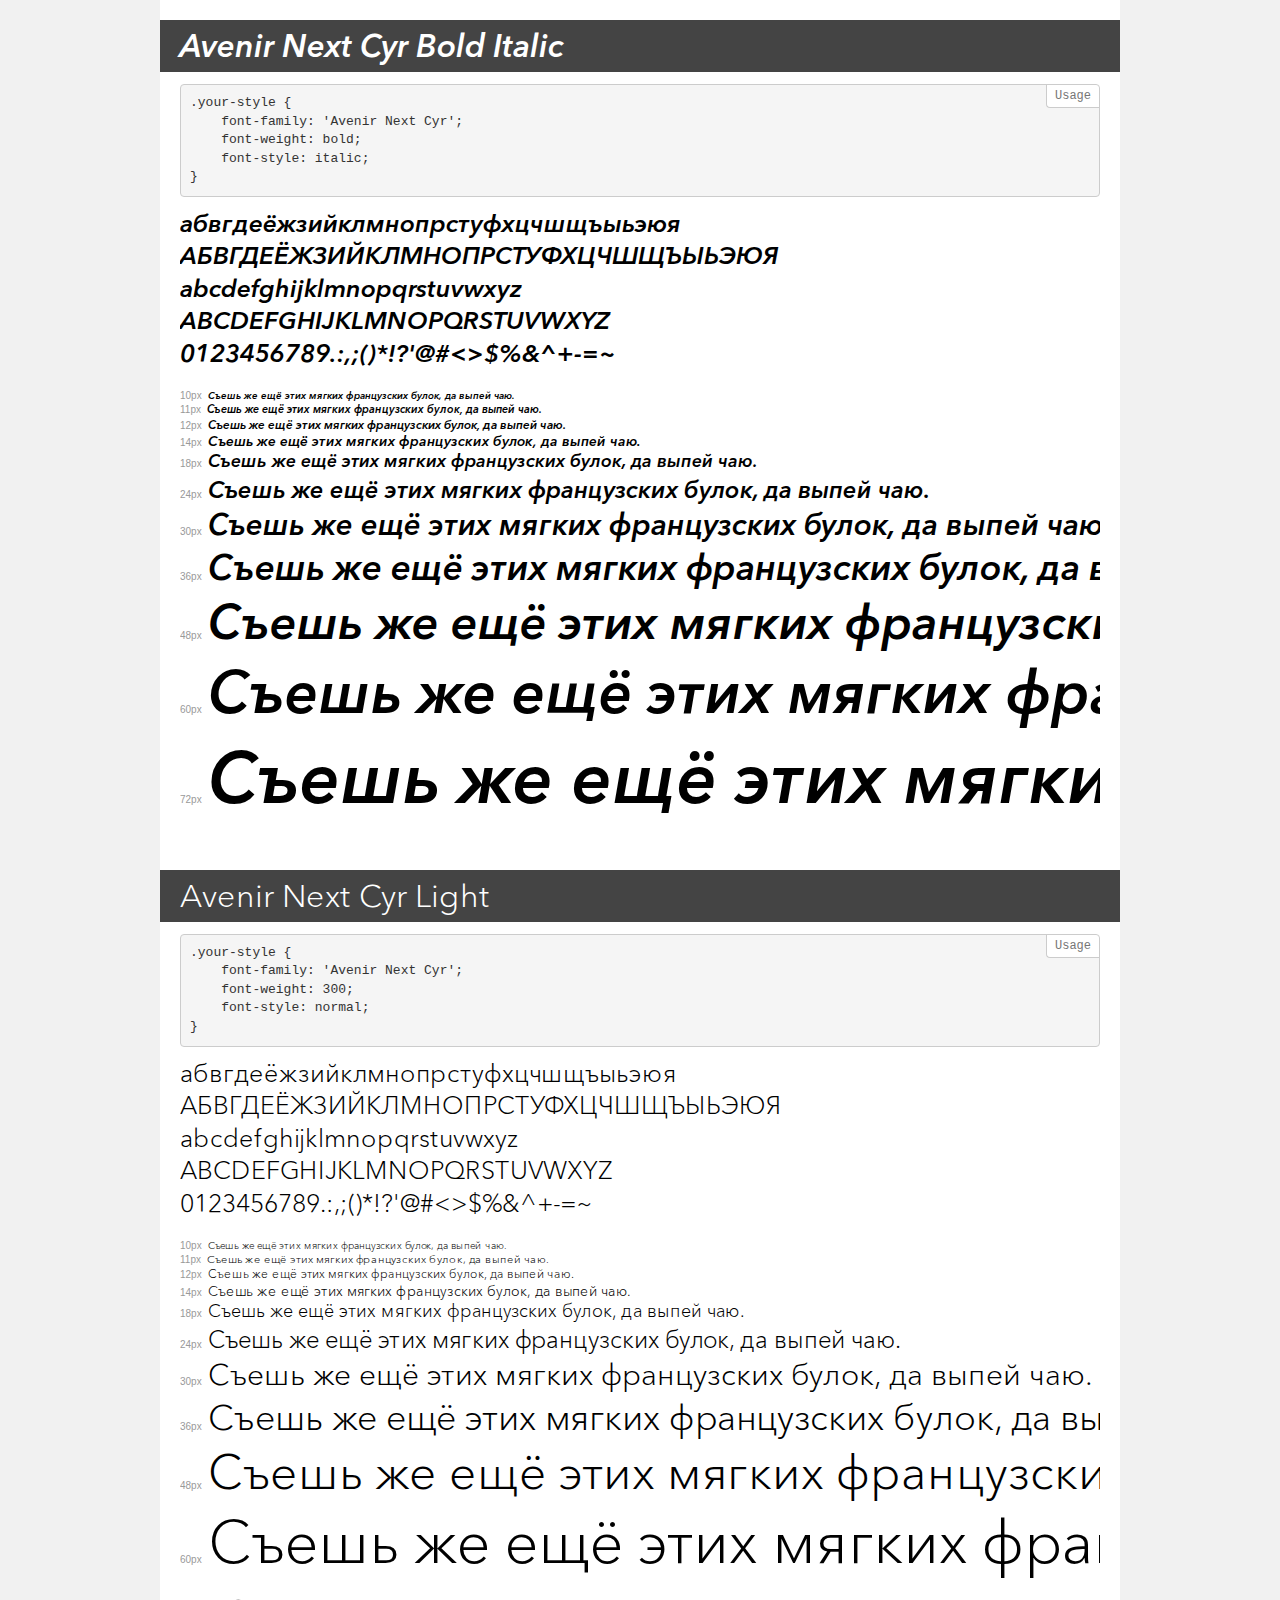
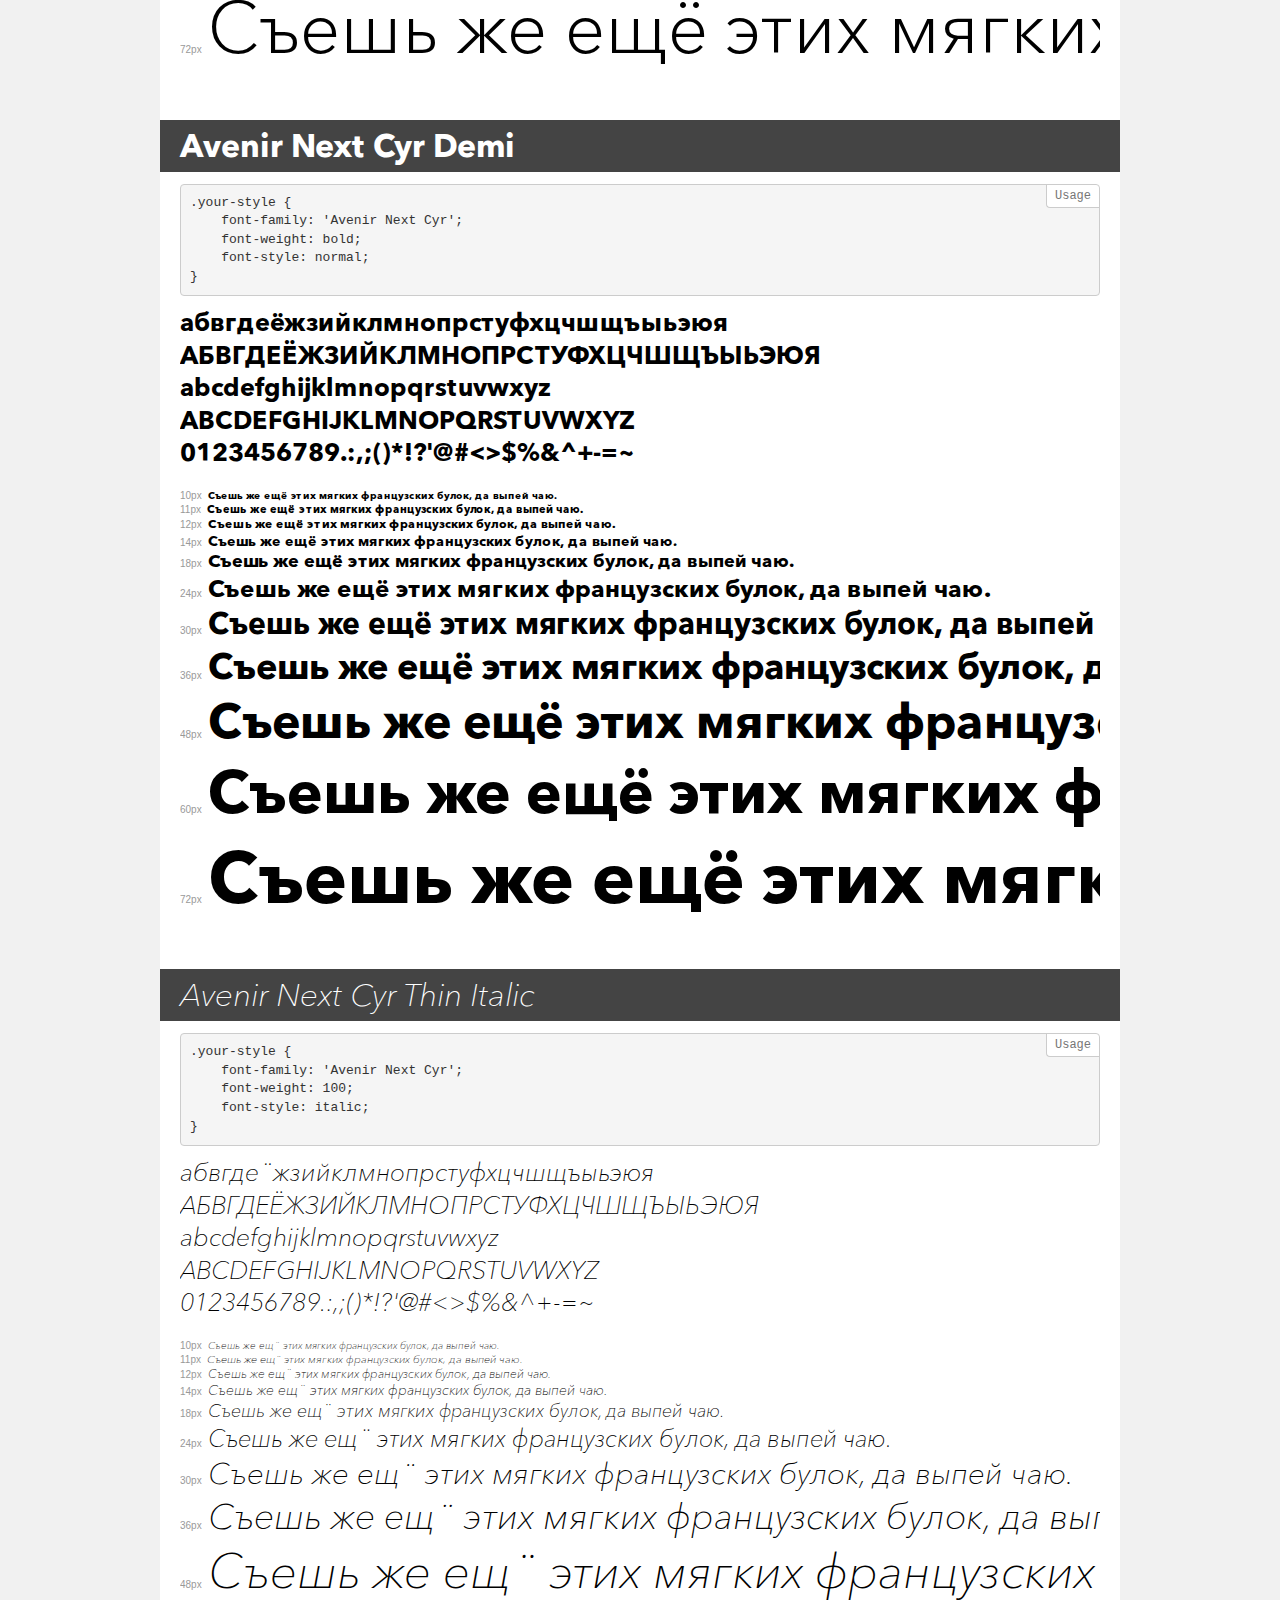
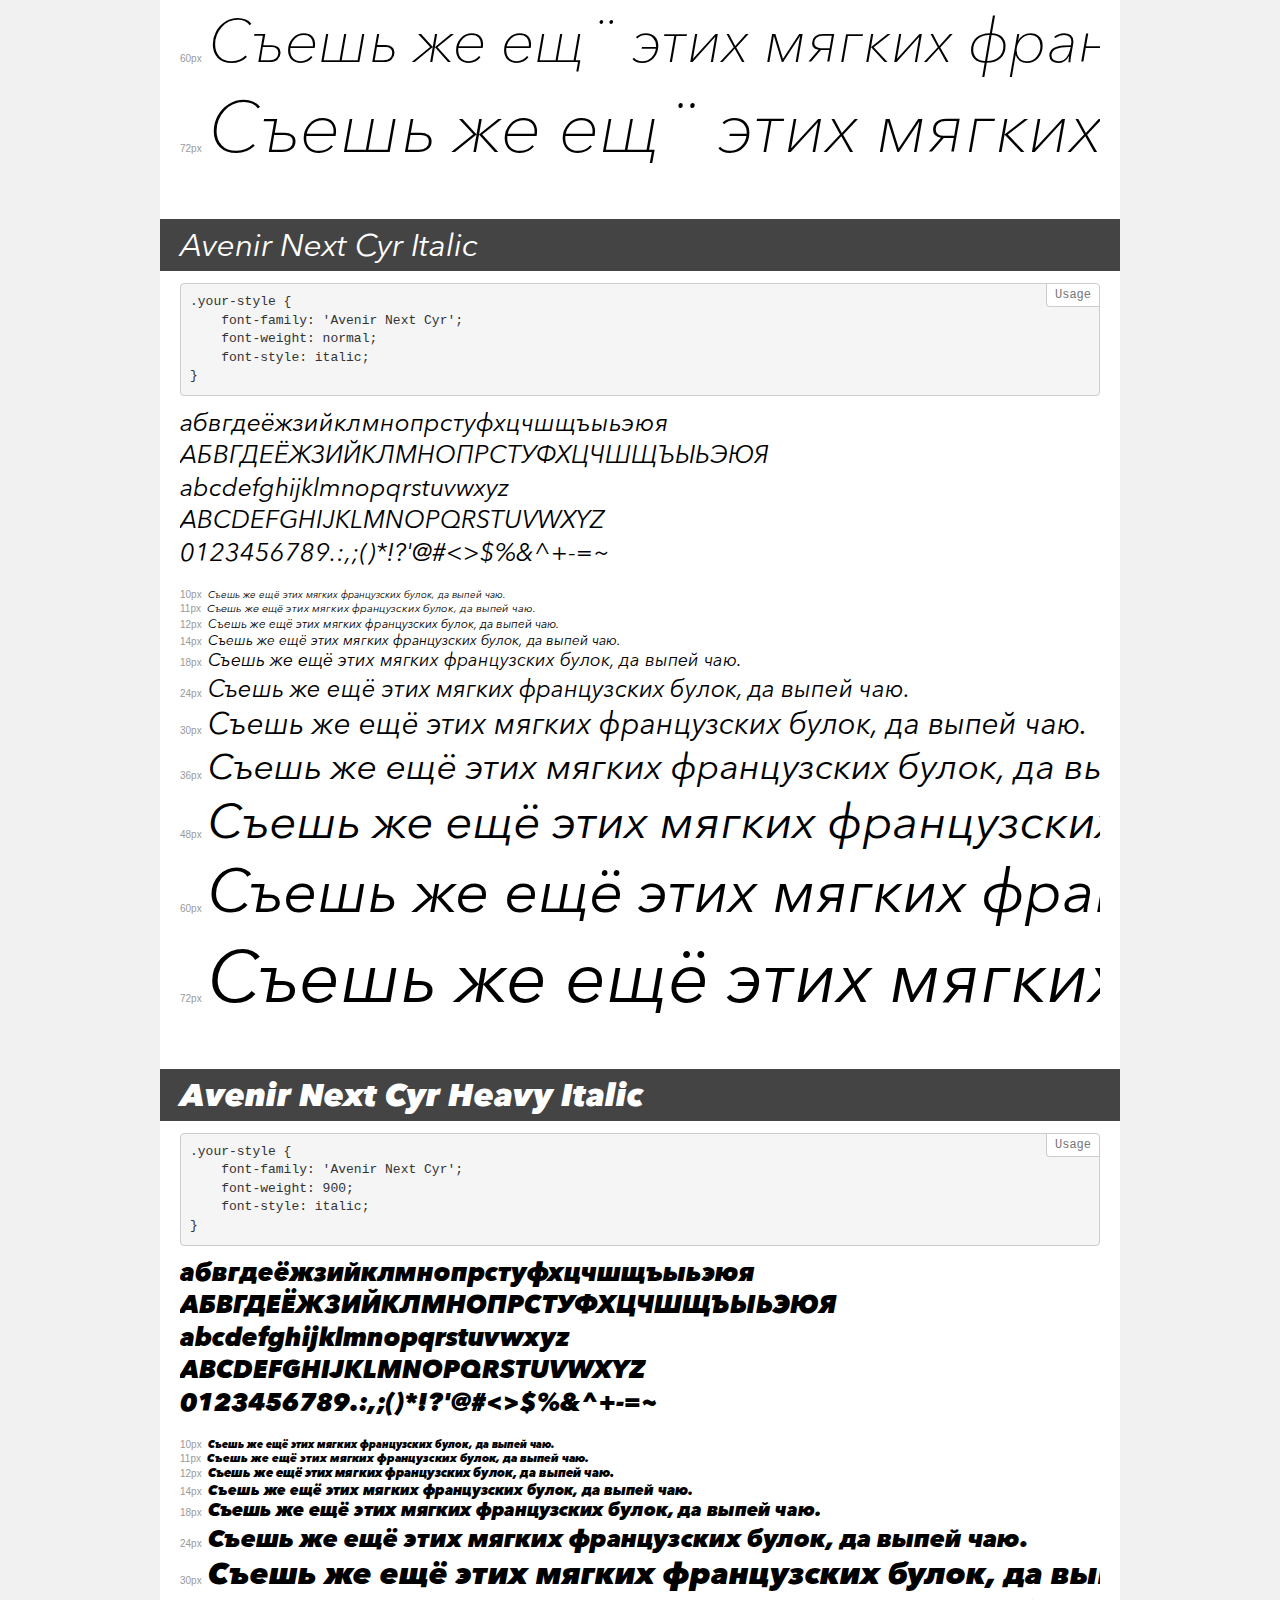
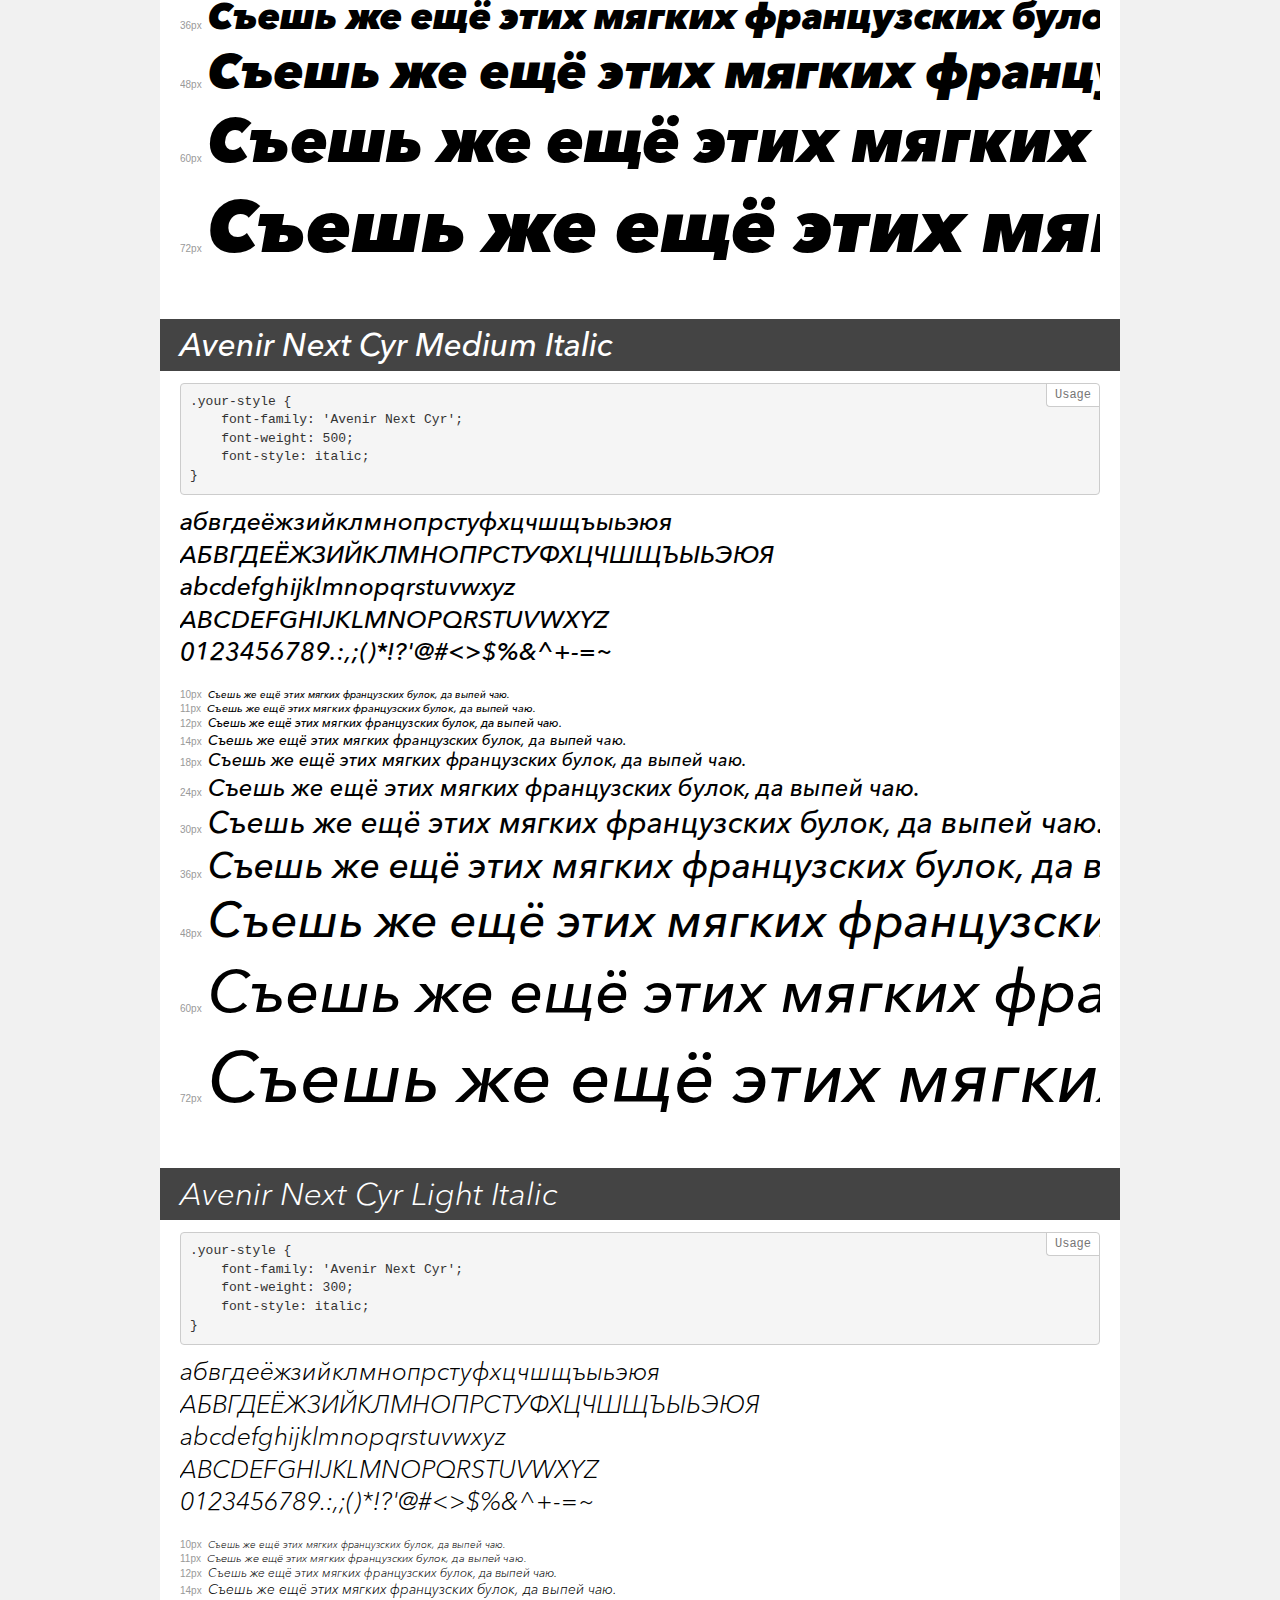
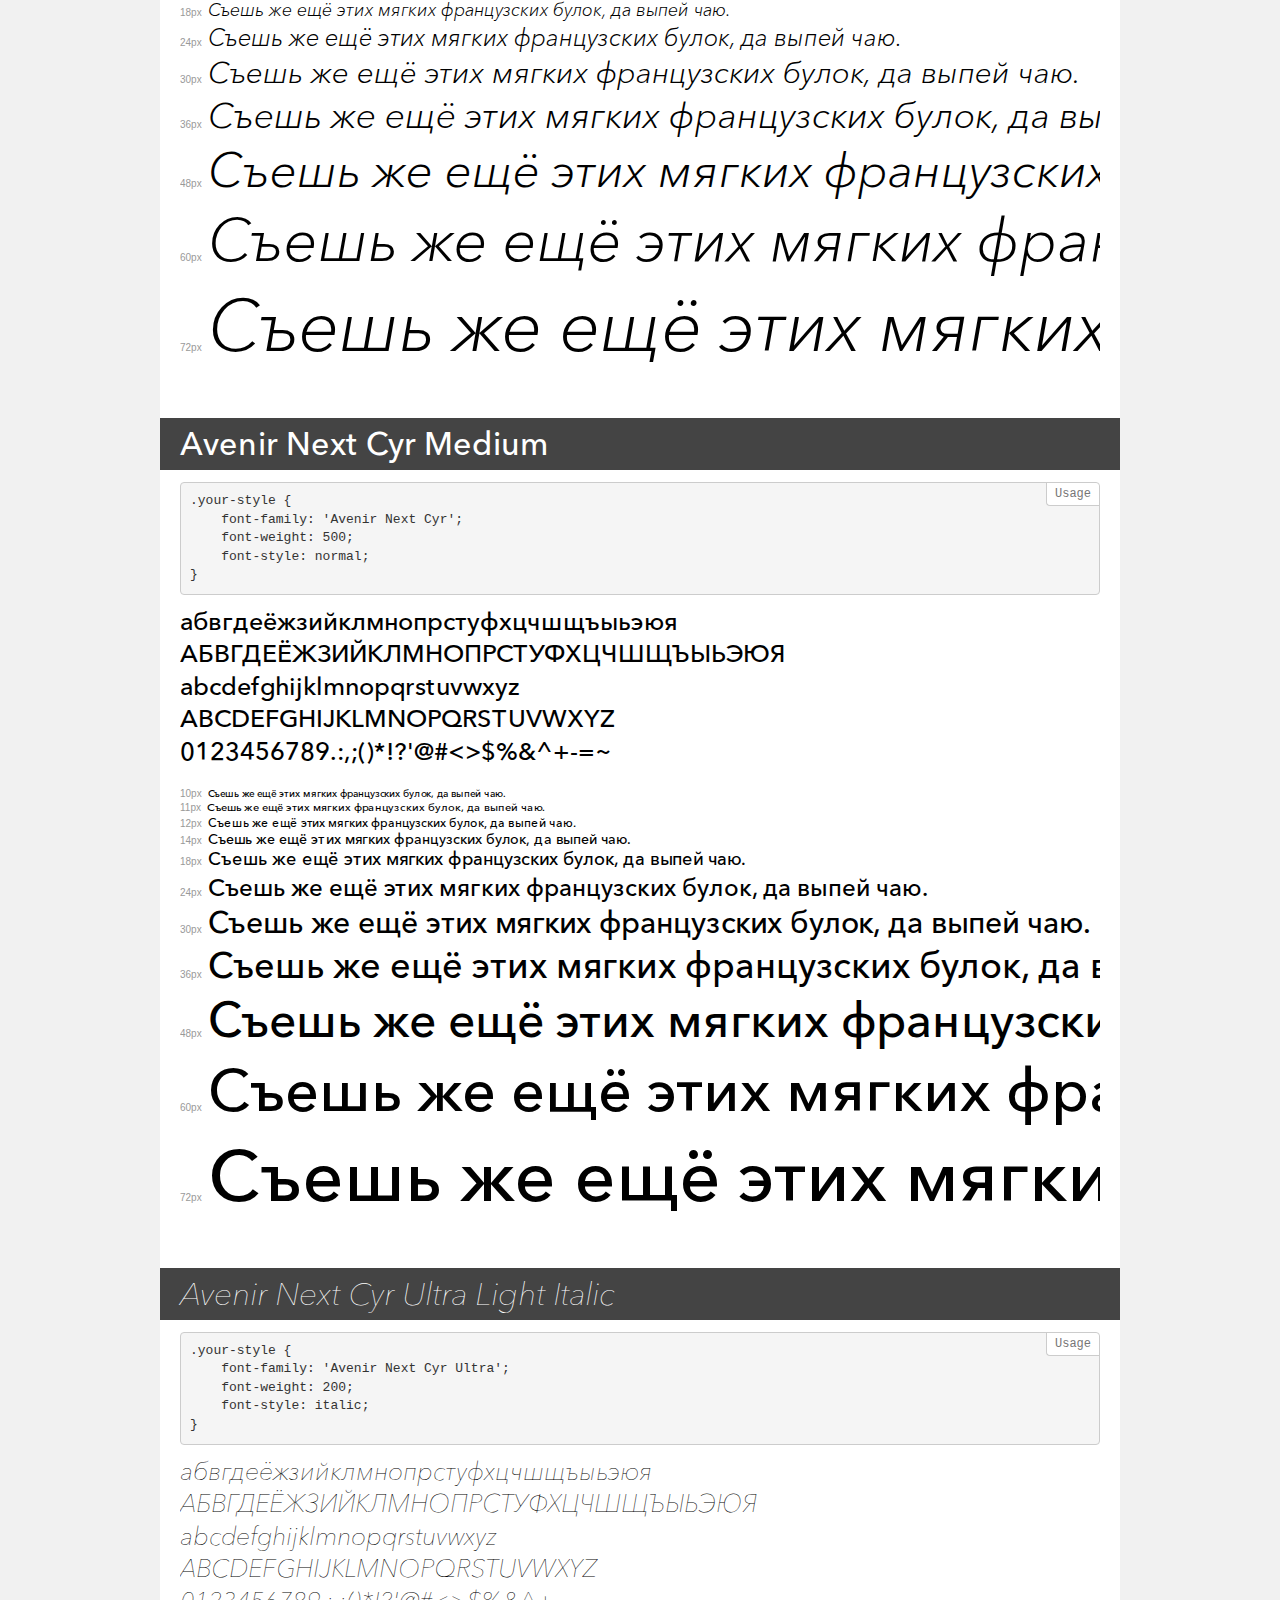
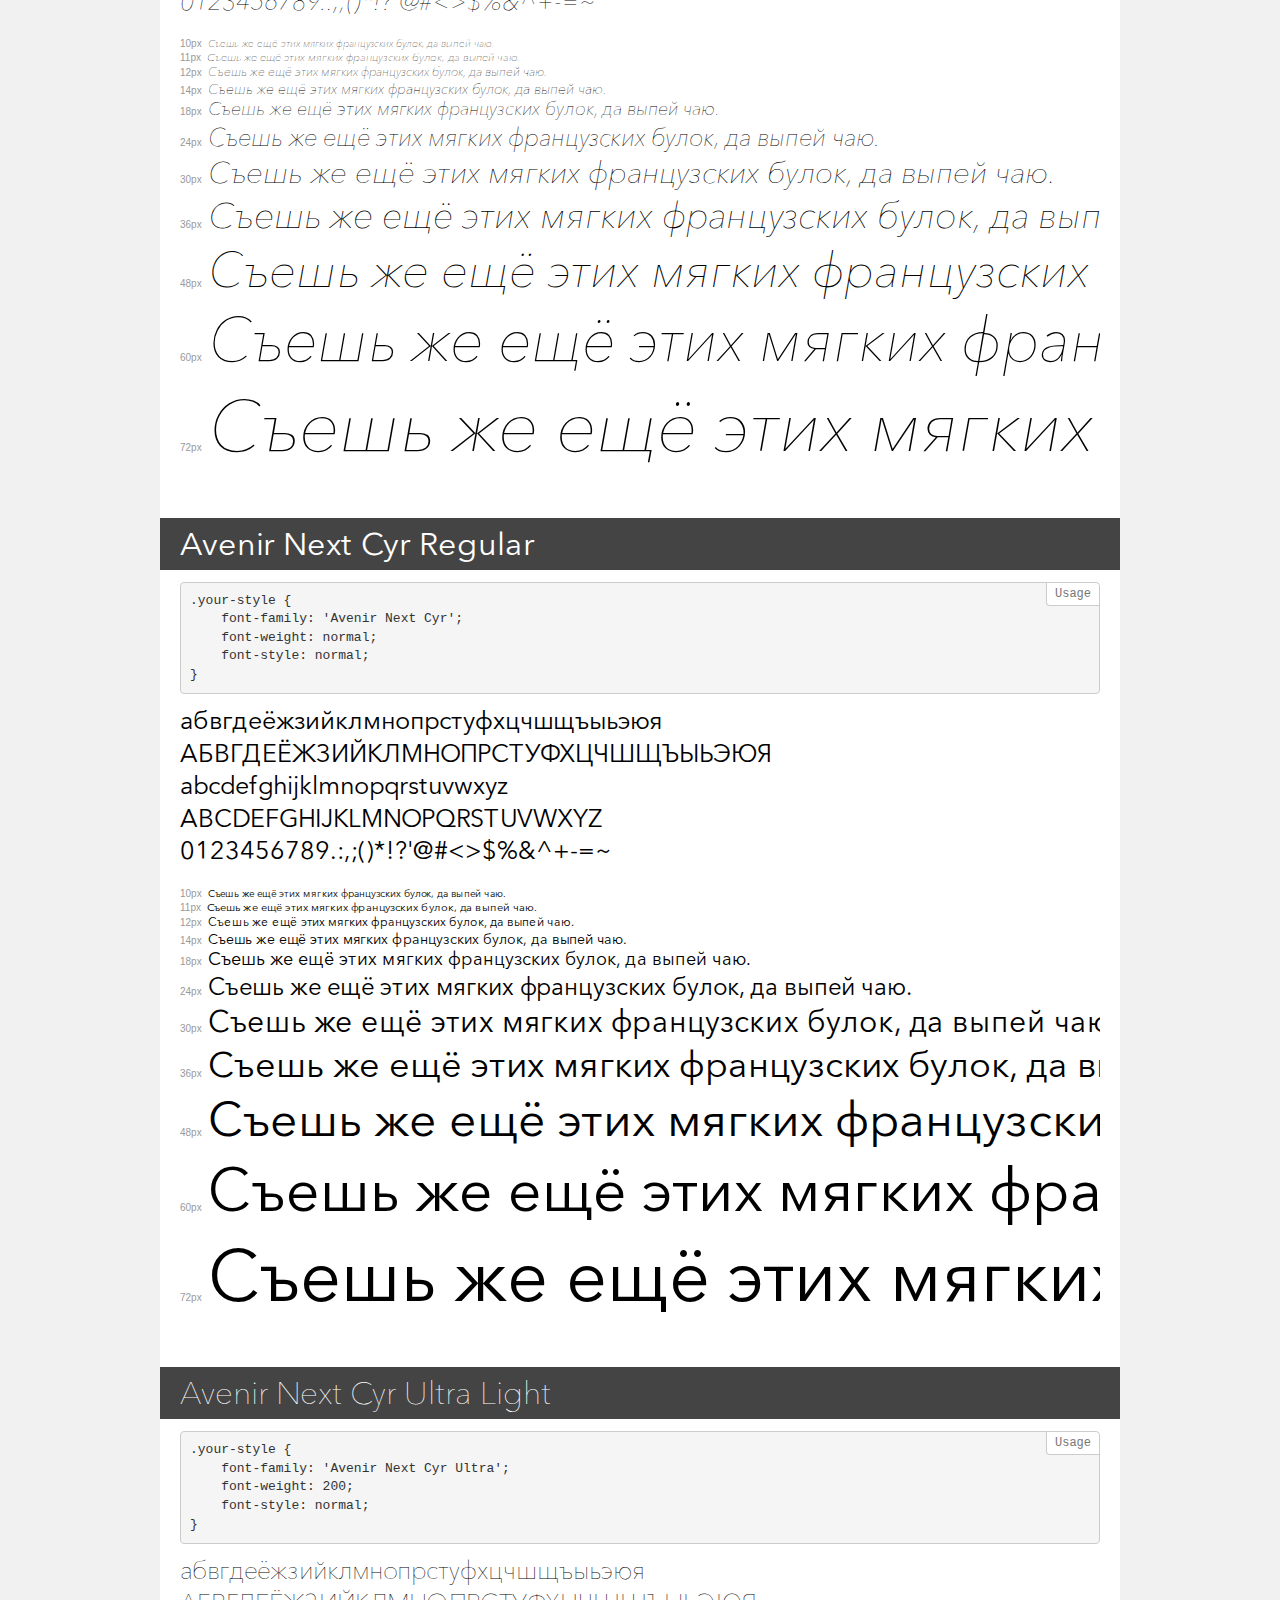
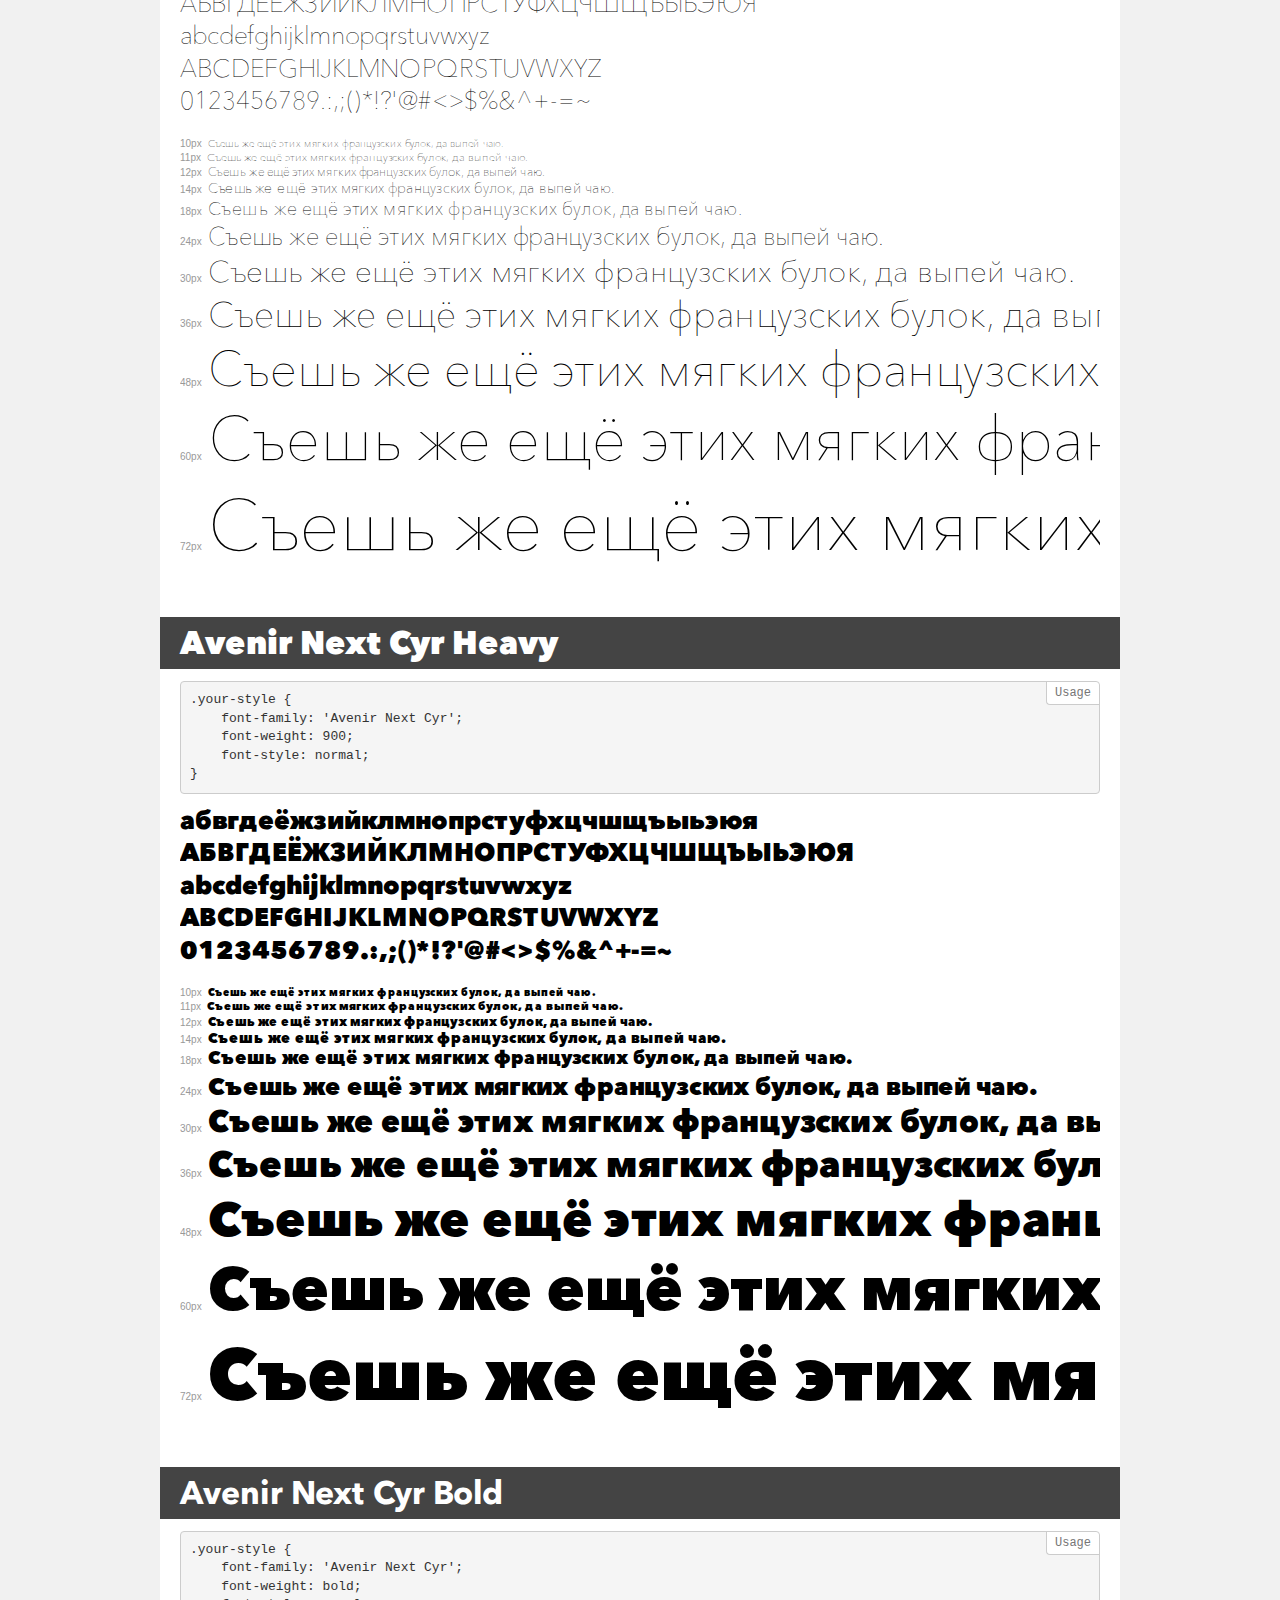
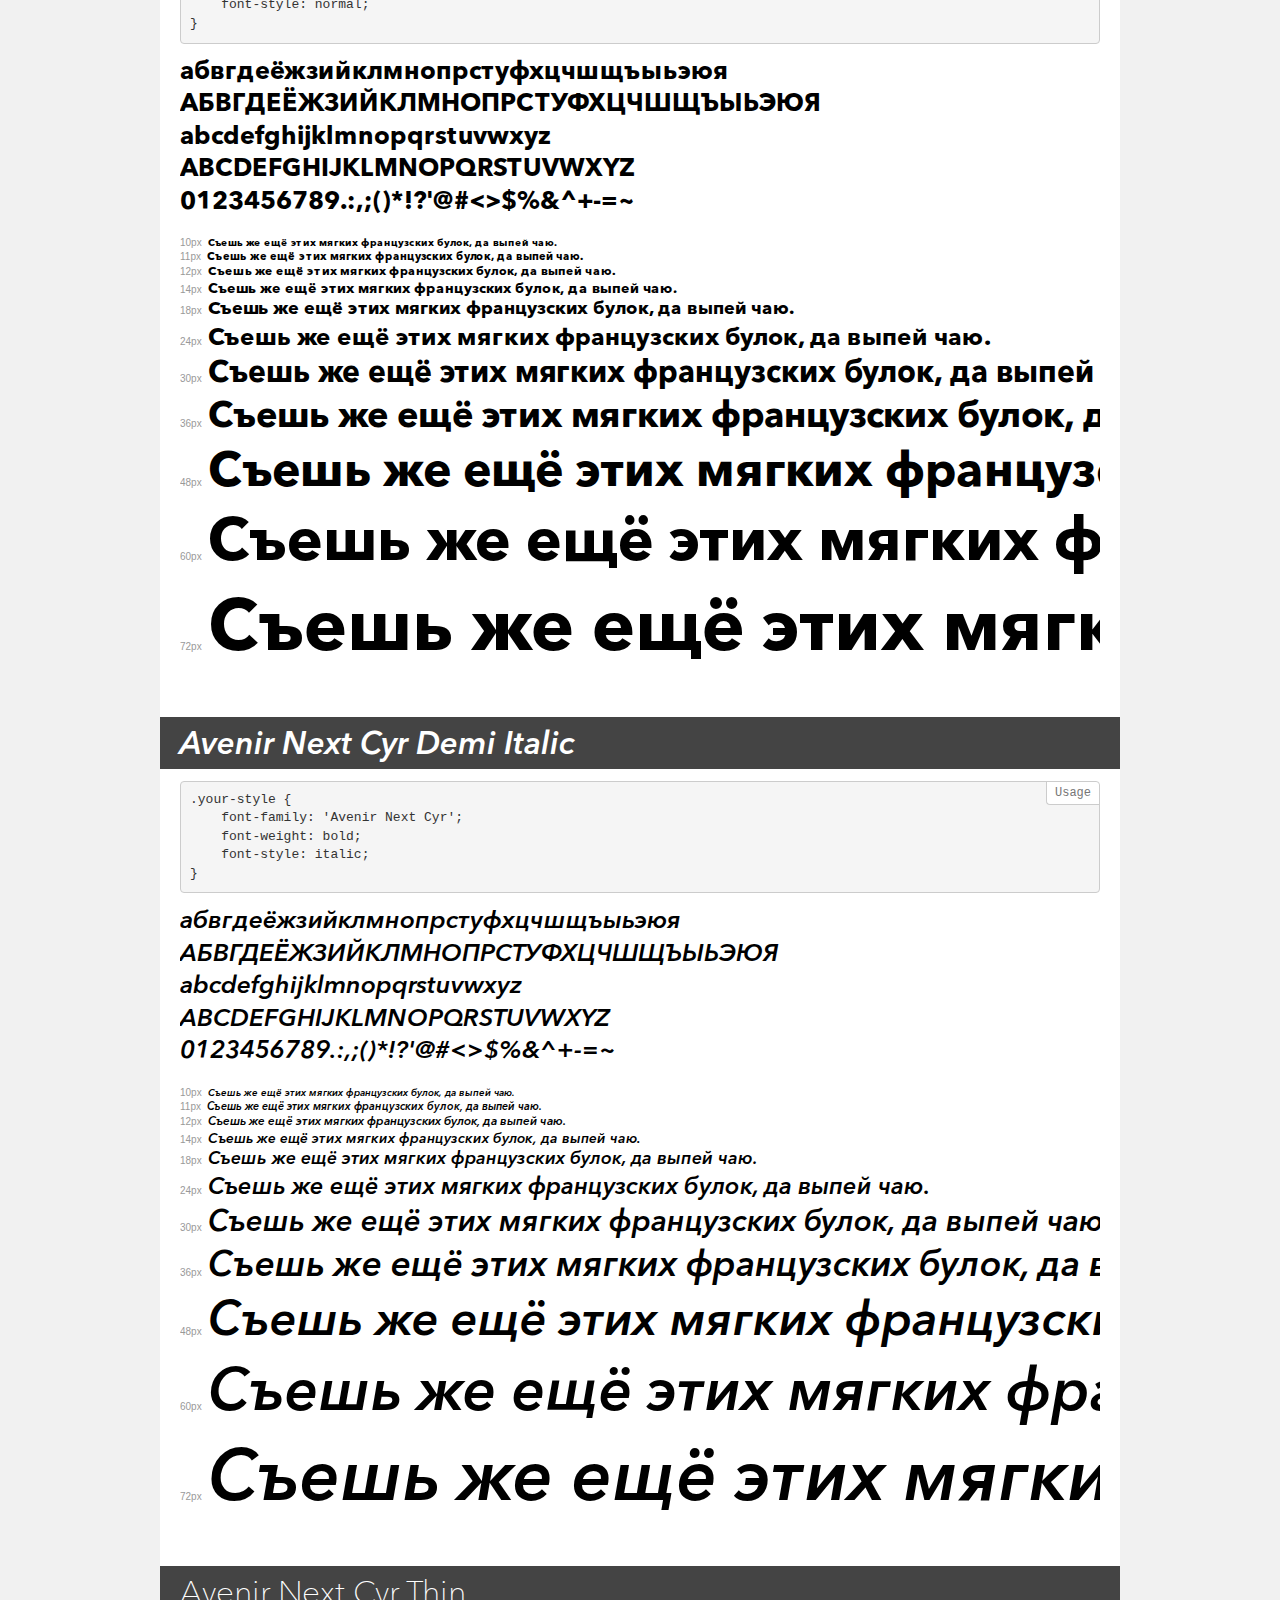
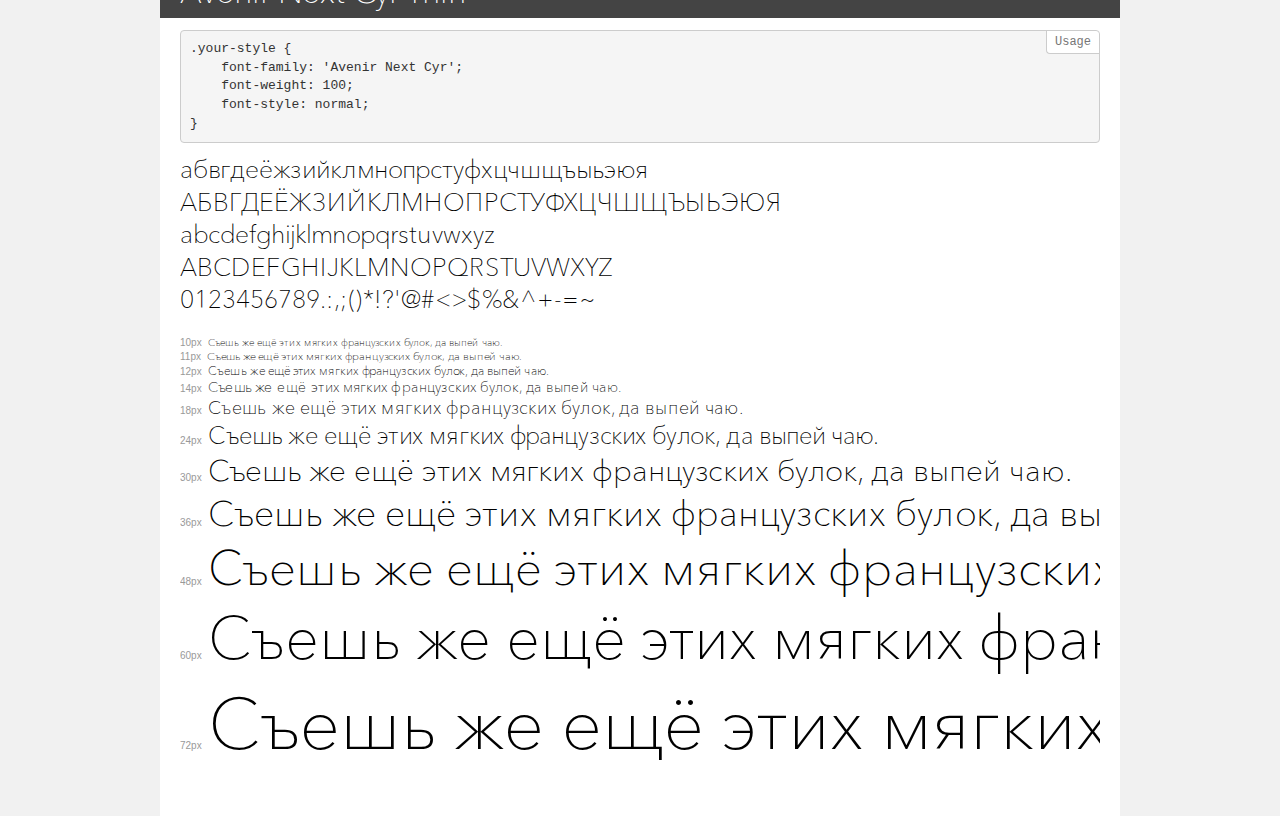
<file: fonts/avenir/demo.html>
<!DOCTYPE html>
<html>
<head>
	<meta charset="utf-8">
	<meta http-equiv="X-UA-Compatible" content="IE=edge">
	<meta name="viewport" content="width=device-width, initial-scale=1">
	<meta name="robots" content="noindex, noarchive">
	<title>Transfonter demo</title>
	<link href="stylesheet.css" rel="stylesheet">
	<style>
		/*
		http://meyerweb.com/eric/tools/css/reset/
		v2.0 | 20110126
		License: none (public domain)
		*/
		html, body, div, span, applet, object, iframe,
		h1, h2, h3, h4, h5, h6, p, blockquote, pre,
		a, abbr, acronym, address, big, cite, code,
		del, dfn, em, img, ins, kbd, q, s, samp,
		small, strike, strong, sub, sup, tt, var,
		b, u, i, center,
		dl, dt, dd, ol, ul, li,
		fieldset, form, label, legend,
		table, caption, tbody, tfoot, thead, tr, th, td,
		article, aside, canvas, details, embed,
		figure, figcaption, footer, header, hgroup,
		menu, nav, output, ruby, section, summary,
		time, mark, audio, video {
			margin: 0;
			padding: 0;
			border: 0;
			font-size: 100%;
			font: inherit;
			vertical-align: baseline;
		}
		/* HTML5 display-role reset for older browsers */
		article, aside, details, figcaption, figure,
		footer, header, hgroup, menu, nav, section {
			display: block;
		}
		body {
			line-height: 1;
		}
		ol, ul {
			list-style: none;
		}
		blockquote, q {
			quotes: none;
		}
		blockquote:before, blockquote:after,
		q:before, q:after {
			content: '';
			content: none;
		}
		table {
			border-collapse: collapse;
			border-spacing: 0;
		}
		/* common styles */
		body {
			background: #f1f1f1;
			color: #000;
		}
		.page {
			background: #fff;
			width: 920px;
			margin: 0 auto;
			padding: 20px 20px 0 20px;
			overflow: hidden;
		}
		.font-container {
			overflow-x: auto;
			overflow-y: hidden;
			margin-bottom: 40px;
			line-height: 1.3;
			white-space: nowrap;
			padding-bottom: 5px;
		}
		h1 {
			position: relative;
			background: #444;
			font-size: 32px;
			color: #fff;
			padding: 10px 20px;
			margin: 0 -20px 12px -20px;
		}
		.letters {
			font-size: 25px;
			margin-bottom: 20px;
		}
		.s10:before {
			content: '10px';
		}
		.s11:before {
			content: '11px';
		}
		.s12:before {
			content: '12px';
		}
		.s14:before {
			content: '14px';
		}
		.s18:before {
			content: '18px';
		}
		.s24:before {
			content: '24px';
		}
		.s30:before {
			content: '30px';
		}
		.s36:before {
			content: '36px';
		}
		.s48:before {
			content: '48px';
		}
		.s60:before {
			content: '60px';
		}
		.s72:before {
			content: '72px';
		}
		.s10:before, .s11:before, .s12:before, .s14:before,
		.s18:before, .s24:before, .s30:before, .s36:before,
		.s48:before, .s60:before, .s72:before {
			font-family: Arial, sans-serif;
			font-size: 10px;
			font-weight: normal;
			font-style: normal;
			color: #999;
			padding-right: 6px;
		}
		pre {
			display: block;
			position: relative;
			padding: 9px;
			margin: 0 0 10px;
			font-family: Monaco, Menlo, Consolas, "Courier New", monospace !important;
			font-size: 13px;
			line-height: 1.428571429;
			color: #333;
			font-weight: normal !important;
			font-style: normal !important;
			background-color: #f5f5f5;
			border: 1px solid #ccc;
			overflow-x: auto;
			border-radius: 4px;
		}
		pre:after {
			display: block;
			position: absolute;
			right: 0;
			top: 0;
			content: 'Usage';
			line-height: 1;
			padding: 5px 8px;
			font-size: 12px;
			color: #767676;
			background-color: #fff;
			border: 1px solid #ccc;
			border-right: none;
			border-top: none;
			border-radius: 0 4px 0 4px;
			z-index: 10;
		}
		/* responsive */
		@media (max-width: 959px) {
			.page {
				width: auto;
				margin: 0;
			}
		}
	</style>
</head>
<body>
<div class="page">
	<div class="demo" style="font-family: 'Avenir Next Cyr'; font-weight: bold; font-style: italic;">
		<h1>Avenir Next Cyr Bold Italic</h1>
		<pre>.your-style {
    font-family: 'Avenir Next Cyr';
    font-weight: bold;
    font-style: italic;
}</pre>
		<div class="font-container">
			<p class="letters">
				абвгдеёжзийклмнопрстуфхцчшщъыьэюя <br />
				АБВГДЕЁЖЗИЙКЛМНОПРСТУФХЦЧШЩЪЫЬЭЮЯ <br />
				abcdefghijklmnopqrstuvwxyz <br />
				ABCDEFGHIJKLMNOPQRSTUVWXYZ <br />				0123456789.:,;()*!?'@#<>$%&^+-=~
			</p>
			<p class="s10" style="font-size: 10px;">Съешь же ещё этих мягких французских булок, да выпей чаю.</p>
			<p class="s11" style="font-size: 11px;">Съешь же ещё этих мягких французских булок, да выпей чаю.</p>
			<p class="s12" style="font-size: 12px;">Съешь же ещё этих мягких французских булок, да выпей чаю.</p>
			<p class="s14" style="font-size: 14px;">Съешь же ещё этих мягких французских булок, да выпей чаю.</p>
			<p class="s18" style="font-size: 18px;">Съешь же ещё этих мягких французских булок, да выпей чаю.</p>
			<p class="s24" style="font-size: 24px;">Съешь же ещё этих мягких французских булок, да выпей чаю.</p>
			<p class="s30" style="font-size: 30px;">Съешь же ещё этих мягких французских булок, да выпей чаю.</p>
			<p class="s36" style="font-size: 36px;">Съешь же ещё этих мягких французских булок, да выпей чаю.</p>
			<p class="s48" style="font-size: 48px;">Съешь же ещё этих мягких французских булок, да выпей чаю.</p>
			<p class="s60" style="font-size: 60px;">Съешь же ещё этих мягких французских булок, да выпей чаю.</p>
			<p class="s72" style="font-size: 72px;">Съешь же ещё этих мягких французских булок, да выпей чаю.</p>
		</div>
	</div>
	<div class="demo" style="font-family: 'Avenir Next Cyr'; font-weight: 300; font-style: normal;">
		<h1>Avenir Next Cyr Light</h1>
		<pre>.your-style {
    font-family: 'Avenir Next Cyr';
    font-weight: 300;
    font-style: normal;
}</pre>
		<div class="font-container">
			<p class="letters">
				абвгдеёжзийклмнопрстуфхцчшщъыьэюя <br />
				АБВГДЕЁЖЗИЙКЛМНОПРСТУФХЦЧШЩЪЫЬЭЮЯ <br />
				abcdefghijklmnopqrstuvwxyz <br />
				ABCDEFGHIJKLMNOPQRSTUVWXYZ <br />				0123456789.:,;()*!?'@#<>$%&^+-=~
			</p>
			<p class="s10" style="font-size: 10px;">Съешь же ещё этих мягких французских булок, да выпей чаю.</p>
			<p class="s11" style="font-size: 11px;">Съешь же ещё этих мягких французских булок, да выпей чаю.</p>
			<p class="s12" style="font-size: 12px;">Съешь же ещё этих мягких французских булок, да выпей чаю.</p>
			<p class="s14" style="font-size: 14px;">Съешь же ещё этих мягких французских булок, да выпей чаю.</p>
			<p class="s18" style="font-size: 18px;">Съешь же ещё этих мягких французских булок, да выпей чаю.</p>
			<p class="s24" style="font-size: 24px;">Съешь же ещё этих мягких французских булок, да выпей чаю.</p>
			<p class="s30" style="font-size: 30px;">Съешь же ещё этих мягких французских булок, да выпей чаю.</p>
			<p class="s36" style="font-size: 36px;">Съешь же ещё этих мягких французских булок, да выпей чаю.</p>
			<p class="s48" style="font-size: 48px;">Съешь же ещё этих мягких французских булок, да выпей чаю.</p>
			<p class="s60" style="font-size: 60px;">Съешь же ещё этих мягких французских булок, да выпей чаю.</p>
			<p class="s72" style="font-size: 72px;">Съешь же ещё этих мягких французских булок, да выпей чаю.</p>
		</div>
	</div>
	<div class="demo" style="font-family: 'Avenir Next Cyr'; font-weight: bold; font-style: normal;">
		<h1>Avenir Next Cyr Demi</h1>
		<pre>.your-style {
    font-family: 'Avenir Next Cyr';
    font-weight: bold;
    font-style: normal;
}</pre>
		<div class="font-container">
			<p class="letters">
				абвгдеёжзийклмнопрстуфхцчшщъыьэюя <br />
				АБВГДЕЁЖЗИЙКЛМНОПРСТУФХЦЧШЩЪЫЬЭЮЯ <br />
				abcdefghijklmnopqrstuvwxyz <br />
				ABCDEFGHIJKLMNOPQRSTUVWXYZ <br />				0123456789.:,;()*!?'@#<>$%&^+-=~
			</p>
			<p class="s10" style="font-size: 10px;">Съешь же ещё этих мягких французских булок, да выпей чаю.</p>
			<p class="s11" style="font-size: 11px;">Съешь же ещё этих мягких французских булок, да выпей чаю.</p>
			<p class="s12" style="font-size: 12px;">Съешь же ещё этих мягких французских булок, да выпей чаю.</p>
			<p class="s14" style="font-size: 14px;">Съешь же ещё этих мягких французских булок, да выпей чаю.</p>
			<p class="s18" style="font-size: 18px;">Съешь же ещё этих мягких французских булок, да выпей чаю.</p>
			<p class="s24" style="font-size: 24px;">Съешь же ещё этих мягких французских булок, да выпей чаю.</p>
			<p class="s30" style="font-size: 30px;">Съешь же ещё этих мягких французских булок, да выпей чаю.</p>
			<p class="s36" style="font-size: 36px;">Съешь же ещё этих мягких французских булок, да выпей чаю.</p>
			<p class="s48" style="font-size: 48px;">Съешь же ещё этих мягких французских булок, да выпей чаю.</p>
			<p class="s60" style="font-size: 60px;">Съешь же ещё этих мягких французских булок, да выпей чаю.</p>
			<p class="s72" style="font-size: 72px;">Съешь же ещё этих мягких французских булок, да выпей чаю.</p>
		</div>
	</div>
	<div class="demo" style="font-family: 'Avenir Next Cyr'; font-weight: 100; font-style: italic;">
		<h1>Avenir Next Cyr Thin Italic</h1>
		<pre>.your-style {
    font-family: 'Avenir Next Cyr';
    font-weight: 100;
    font-style: italic;
}</pre>
		<div class="font-container">
			<p class="letters">
				абвгдеёжзийклмнопрстуфхцчшщъыьэюя <br />
				АБВГДЕЁЖЗИЙКЛМНОПРСТУФХЦЧШЩЪЫЬЭЮЯ <br />
				abcdefghijklmnopqrstuvwxyz <br />
				ABCDEFGHIJKLMNOPQRSTUVWXYZ <br />				0123456789.:,;()*!?'@#<>$%&^+-=~
			</p>
			<p class="s10" style="font-size: 10px;">Съешь же ещё этих мягких французских булок, да выпей чаю.</p>
			<p class="s11" style="font-size: 11px;">Съешь же ещё этих мягких французских булок, да выпей чаю.</p>
			<p class="s12" style="font-size: 12px;">Съешь же ещё этих мягких французских булок, да выпей чаю.</p>
			<p class="s14" style="font-size: 14px;">Съешь же ещё этих мягких французских булок, да выпей чаю.</p>
			<p class="s18" style="font-size: 18px;">Съешь же ещё этих мягких французских булок, да выпей чаю.</p>
			<p class="s24" style="font-size: 24px;">Съешь же ещё этих мягких французских булок, да выпей чаю.</p>
			<p class="s30" style="font-size: 30px;">Съешь же ещё этих мягких французских булок, да выпей чаю.</p>
			<p class="s36" style="font-size: 36px;">Съешь же ещё этих мягких французских булок, да выпей чаю.</p>
			<p class="s48" style="font-size: 48px;">Съешь же ещё этих мягких французских булок, да выпей чаю.</p>
			<p class="s60" style="font-size: 60px;">Съешь же ещё этих мягких французских булок, да выпей чаю.</p>
			<p class="s72" style="font-size: 72px;">Съешь же ещё этих мягких французских булок, да выпей чаю.</p>
		</div>
	</div>
	<div class="demo" style="font-family: 'Avenir Next Cyr'; font-weight: normal; font-style: italic;">
		<h1>Avenir Next Cyr Italic</h1>
		<pre>.your-style {
    font-family: 'Avenir Next Cyr';
    font-weight: normal;
    font-style: italic;
}</pre>
		<div class="font-container">
			<p class="letters">
				абвгдеёжзийклмнопрстуфхцчшщъыьэюя <br />
				АБВГДЕЁЖЗИЙКЛМНОПРСТУФХЦЧШЩЪЫЬЭЮЯ <br />
				abcdefghijklmnopqrstuvwxyz <br />
				ABCDEFGHIJKLMNOPQRSTUVWXYZ <br />				0123456789.:,;()*!?'@#<>$%&^+-=~
			</p>
			<p class="s10" style="font-size: 10px;">Съешь же ещё этих мягких французских булок, да выпей чаю.</p>
			<p class="s11" style="font-size: 11px;">Съешь же ещё этих мягких французских булок, да выпей чаю.</p>
			<p class="s12" style="font-size: 12px;">Съешь же ещё этих мягких французских булок, да выпей чаю.</p>
			<p class="s14" style="font-size: 14px;">Съешь же ещё этих мягких французских булок, да выпей чаю.</p>
			<p class="s18" style="font-size: 18px;">Съешь же ещё этих мягких французских булок, да выпей чаю.</p>
			<p class="s24" style="font-size: 24px;">Съешь же ещё этих мягких французских булок, да выпей чаю.</p>
			<p class="s30" style="font-size: 30px;">Съешь же ещё этих мягких французских булок, да выпей чаю.</p>
			<p class="s36" style="font-size: 36px;">Съешь же ещё этих мягких французских булок, да выпей чаю.</p>
			<p class="s48" style="font-size: 48px;">Съешь же ещё этих мягких французских булок, да выпей чаю.</p>
			<p class="s60" style="font-size: 60px;">Съешь же ещё этих мягких французских булок, да выпей чаю.</p>
			<p class="s72" style="font-size: 72px;">Съешь же ещё этих мягких французских булок, да выпей чаю.</p>
		</div>
	</div>
	<div class="demo" style="font-family: 'Avenir Next Cyr'; font-weight: 900; font-style: italic;">
		<h1>Avenir Next Cyr Heavy Italic</h1>
		<pre>.your-style {
    font-family: 'Avenir Next Cyr';
    font-weight: 900;
    font-style: italic;
}</pre>
		<div class="font-container">
			<p class="letters">
				абвгдеёжзийклмнопрстуфхцчшщъыьэюя <br />
				АБВГДЕЁЖЗИЙКЛМНОПРСТУФХЦЧШЩЪЫЬЭЮЯ <br />
				abcdefghijklmnopqrstuvwxyz <br />
				ABCDEFGHIJKLMNOPQRSTUVWXYZ <br />				0123456789.:,;()*!?'@#<>$%&^+-=~
			</p>
			<p class="s10" style="font-size: 10px;">Съешь же ещё этих мягких французских булок, да выпей чаю.</p>
			<p class="s11" style="font-size: 11px;">Съешь же ещё этих мягких французских булок, да выпей чаю.</p>
			<p class="s12" style="font-size: 12px;">Съешь же ещё этих мягких французских булок, да выпей чаю.</p>
			<p class="s14" style="font-size: 14px;">Съешь же ещё этих мягких французских булок, да выпей чаю.</p>
			<p class="s18" style="font-size: 18px;">Съешь же ещё этих мягких французских булок, да выпей чаю.</p>
			<p class="s24" style="font-size: 24px;">Съешь же ещё этих мягких французских булок, да выпей чаю.</p>
			<p class="s30" style="font-size: 30px;">Съешь же ещё этих мягких французских булок, да выпей чаю.</p>
			<p class="s36" style="font-size: 36px;">Съешь же ещё этих мягких французских булок, да выпей чаю.</p>
			<p class="s48" style="font-size: 48px;">Съешь же ещё этих мягких французских булок, да выпей чаю.</p>
			<p class="s60" style="font-size: 60px;">Съешь же ещё этих мягких французских булок, да выпей чаю.</p>
			<p class="s72" style="font-size: 72px;">Съешь же ещё этих мягких французских булок, да выпей чаю.</p>
		</div>
	</div>
	<div class="demo" style="font-family: 'Avenir Next Cyr'; font-weight: 500; font-style: italic;">
		<h1>Avenir Next Cyr Medium Italic</h1>
		<pre>.your-style {
    font-family: 'Avenir Next Cyr';
    font-weight: 500;
    font-style: italic;
}</pre>
		<div class="font-container">
			<p class="letters">
				абвгдеёжзийклмнопрстуфхцчшщъыьэюя <br />
				АБВГДЕЁЖЗИЙКЛМНОПРСТУФХЦЧШЩЪЫЬЭЮЯ <br />
				abcdefghijklmnopqrstuvwxyz <br />
				ABCDEFGHIJKLMNOPQRSTUVWXYZ <br />				0123456789.:,;()*!?'@#<>$%&^+-=~
			</p>
			<p class="s10" style="font-size: 10px;">Съешь же ещё этих мягких французских булок, да выпей чаю.</p>
			<p class="s11" style="font-size: 11px;">Съешь же ещё этих мягких французских булок, да выпей чаю.</p>
			<p class="s12" style="font-size: 12px;">Съешь же ещё этих мягких французских булок, да выпей чаю.</p>
			<p class="s14" style="font-size: 14px;">Съешь же ещё этих мягких французских булок, да выпей чаю.</p>
			<p class="s18" style="font-size: 18px;">Съешь же ещё этих мягких французских булок, да выпей чаю.</p>
			<p class="s24" style="font-size: 24px;">Съешь же ещё этих мягких французских булок, да выпей чаю.</p>
			<p class="s30" style="font-size: 30px;">Съешь же ещё этих мягких французских булок, да выпей чаю.</p>
			<p class="s36" style="font-size: 36px;">Съешь же ещё этих мягких французских булок, да выпей чаю.</p>
			<p class="s48" style="font-size: 48px;">Съешь же ещё этих мягких французских булок, да выпей чаю.</p>
			<p class="s60" style="font-size: 60px;">Съешь же ещё этих мягких французских булок, да выпей чаю.</p>
			<p class="s72" style="font-size: 72px;">Съешь же ещё этих мягких французских булок, да выпей чаю.</p>
		</div>
	</div>
	<div class="demo" style="font-family: 'Avenir Next Cyr'; font-weight: 300; font-style: italic;">
		<h1>Avenir Next Cyr Light Italic</h1>
		<pre>.your-style {
    font-family: 'Avenir Next Cyr';
    font-weight: 300;
    font-style: italic;
}</pre>
		<div class="font-container">
			<p class="letters">
				абвгдеёжзийклмнопрстуфхцчшщъыьэюя <br />
				АБВГДЕЁЖЗИЙКЛМНОПРСТУФХЦЧШЩЪЫЬЭЮЯ <br />
				abcdefghijklmnopqrstuvwxyz <br />
				ABCDEFGHIJKLMNOPQRSTUVWXYZ <br />				0123456789.:,;()*!?'@#<>$%&^+-=~
			</p>
			<p class="s10" style="font-size: 10px;">Съешь же ещё этих мягких французских булок, да выпей чаю.</p>
			<p class="s11" style="font-size: 11px;">Съешь же ещё этих мягких французских булок, да выпей чаю.</p>
			<p class="s12" style="font-size: 12px;">Съешь же ещё этих мягких французских булок, да выпей чаю.</p>
			<p class="s14" style="font-size: 14px;">Съешь же ещё этих мягких французских булок, да выпей чаю.</p>
			<p class="s18" style="font-size: 18px;">Съешь же ещё этих мягких французских булок, да выпей чаю.</p>
			<p class="s24" style="font-size: 24px;">Съешь же ещё этих мягких французских булок, да выпей чаю.</p>
			<p class="s30" style="font-size: 30px;">Съешь же ещё этих мягких французских булок, да выпей чаю.</p>
			<p class="s36" style="font-size: 36px;">Съешь же ещё этих мягких французских булок, да выпей чаю.</p>
			<p class="s48" style="font-size: 48px;">Съешь же ещё этих мягких французских булок, да выпей чаю.</p>
			<p class="s60" style="font-size: 60px;">Съешь же ещё этих мягких французских булок, да выпей чаю.</p>
			<p class="s72" style="font-size: 72px;">Съешь же ещё этих мягких французских булок, да выпей чаю.</p>
		</div>
	</div>
	<div class="demo" style="font-family: 'Avenir Next Cyr'; font-weight: 500; font-style: normal;">
		<h1>Avenir Next Cyr Medium</h1>
		<pre>.your-style {
    font-family: 'Avenir Next Cyr';
    font-weight: 500;
    font-style: normal;
}</pre>
		<div class="font-container">
			<p class="letters">
				абвгдеёжзийклмнопрстуфхцчшщъыьэюя <br />
				АБВГДЕЁЖЗИЙКЛМНОПРСТУФХЦЧШЩЪЫЬЭЮЯ <br />
				abcdefghijklmnopqrstuvwxyz <br />
				ABCDEFGHIJKLMNOPQRSTUVWXYZ <br />				0123456789.:,;()*!?'@#<>$%&^+-=~
			</p>
			<p class="s10" style="font-size: 10px;">Съешь же ещё этих мягких французских булок, да выпей чаю.</p>
			<p class="s11" style="font-size: 11px;">Съешь же ещё этих мягких французских булок, да выпей чаю.</p>
			<p class="s12" style="font-size: 12px;">Съешь же ещё этих мягких французских булок, да выпей чаю.</p>
			<p class="s14" style="font-size: 14px;">Съешь же ещё этих мягких французских булок, да выпей чаю.</p>
			<p class="s18" style="font-size: 18px;">Съешь же ещё этих мягких французских булок, да выпей чаю.</p>
			<p class="s24" style="font-size: 24px;">Съешь же ещё этих мягких французских булок, да выпей чаю.</p>
			<p class="s30" style="font-size: 30px;">Съешь же ещё этих мягких французских булок, да выпей чаю.</p>
			<p class="s36" style="font-size: 36px;">Съешь же ещё этих мягких французских булок, да выпей чаю.</p>
			<p class="s48" style="font-size: 48px;">Съешь же ещё этих мягких французских булок, да выпей чаю.</p>
			<p class="s60" style="font-size: 60px;">Съешь же ещё этих мягких французских булок, да выпей чаю.</p>
			<p class="s72" style="font-size: 72px;">Съешь же ещё этих мягких французских булок, да выпей чаю.</p>
		</div>
	</div>
	<div class="demo" style="font-family: 'Avenir Next Cyr Ultra'; font-weight: 200; font-style: italic;">
		<h1>Avenir Next Cyr Ultra Light Italic</h1>
		<pre>.your-style {
    font-family: 'Avenir Next Cyr Ultra';
    font-weight: 200;
    font-style: italic;
}</pre>
		<div class="font-container">
			<p class="letters">
				абвгдеёжзийклмнопрстуфхцчшщъыьэюя <br />
				АБВГДЕЁЖЗИЙКЛМНОПРСТУФХЦЧШЩЪЫЬЭЮЯ <br />
				abcdefghijklmnopqrstuvwxyz <br />
				ABCDEFGHIJKLMNOPQRSTUVWXYZ <br />				0123456789.:,;()*!?'@#<>$%&^+-=~
			</p>
			<p class="s10" style="font-size: 10px;">Съешь же ещё этих мягких французских булок, да выпей чаю.</p>
			<p class="s11" style="font-size: 11px;">Съешь же ещё этих мягких французских булок, да выпей чаю.</p>
			<p class="s12" style="font-size: 12px;">Съешь же ещё этих мягких французских булок, да выпей чаю.</p>
			<p class="s14" style="font-size: 14px;">Съешь же ещё этих мягких французских булок, да выпей чаю.</p>
			<p class="s18" style="font-size: 18px;">Съешь же ещё этих мягких французских булок, да выпей чаю.</p>
			<p class="s24" style="font-size: 24px;">Съешь же ещё этих мягких французских булок, да выпей чаю.</p>
			<p class="s30" style="font-size: 30px;">Съешь же ещё этих мягких французских булок, да выпей чаю.</p>
			<p class="s36" style="font-size: 36px;">Съешь же ещё этих мягких французских булок, да выпей чаю.</p>
			<p class="s48" style="font-size: 48px;">Съешь же ещё этих мягких французских булок, да выпей чаю.</p>
			<p class="s60" style="font-size: 60px;">Съешь же ещё этих мягких французских булок, да выпей чаю.</p>
			<p class="s72" style="font-size: 72px;">Съешь же ещё этих мягких французских булок, да выпей чаю.</p>
		</div>
	</div>
	<div class="demo" style="font-family: 'Avenir Next Cyr'; font-weight: normal; font-style: normal;">
		<h1>Avenir Next Cyr Regular</h1>
		<pre>.your-style {
    font-family: 'Avenir Next Cyr';
    font-weight: normal;
    font-style: normal;
}</pre>
		<div class="font-container">
			<p class="letters">
				абвгдеёжзийклмнопрстуфхцчшщъыьэюя <br />
				АБВГДЕЁЖЗИЙКЛМНОПРСТУФХЦЧШЩЪЫЬЭЮЯ <br />
				abcdefghijklmnopqrstuvwxyz <br />
				ABCDEFGHIJKLMNOPQRSTUVWXYZ <br />				0123456789.:,;()*!?'@#<>$%&^+-=~
			</p>
			<p class="s10" style="font-size: 10px;">Съешь же ещё этих мягких французских булок, да выпей чаю.</p>
			<p class="s11" style="font-size: 11px;">Съешь же ещё этих мягких французских булок, да выпей чаю.</p>
			<p class="s12" style="font-size: 12px;">Съешь же ещё этих мягких французских булок, да выпей чаю.</p>
			<p class="s14" style="font-size: 14px;">Съешь же ещё этих мягких французских булок, да выпей чаю.</p>
			<p class="s18" style="font-size: 18px;">Съешь же ещё этих мягких французских булок, да выпей чаю.</p>
			<p class="s24" style="font-size: 24px;">Съешь же ещё этих мягких французских булок, да выпей чаю.</p>
			<p class="s30" style="font-size: 30px;">Съешь же ещё этих мягких французских булок, да выпей чаю.</p>
			<p class="s36" style="font-size: 36px;">Съешь же ещё этих мягких французских булок, да выпей чаю.</p>
			<p class="s48" style="font-size: 48px;">Съешь же ещё этих мягких французских булок, да выпей чаю.</p>
			<p class="s60" style="font-size: 60px;">Съешь же ещё этих мягких французских булок, да выпей чаю.</p>
			<p class="s72" style="font-size: 72px;">Съешь же ещё этих мягких французских булок, да выпей чаю.</p>
		</div>
	</div>
	<div class="demo" style="font-family: 'Avenir Next Cyr Ultra'; font-weight: 200; font-style: normal;">
		<h1>Avenir Next Cyr Ultra Light</h1>
		<pre>.your-style {
    font-family: 'Avenir Next Cyr Ultra';
    font-weight: 200;
    font-style: normal;
}</pre>
		<div class="font-container">
			<p class="letters">
				абвгдеёжзийклмнопрстуфхцчшщъыьэюя <br />
				АБВГДЕЁЖЗИЙКЛМНОПРСТУФХЦЧШЩЪЫЬЭЮЯ <br />
				abcdefghijklmnopqrstuvwxyz <br />
				ABCDEFGHIJKLMNOPQRSTUVWXYZ <br />				0123456789.:,;()*!?'@#<>$%&^+-=~
			</p>
			<p class="s10" style="font-size: 10px;">Съешь же ещё этих мягких французских булок, да выпей чаю.</p>
			<p class="s11" style="font-size: 11px;">Съешь же ещё этих мягких французских булок, да выпей чаю.</p>
			<p class="s12" style="font-size: 12px;">Съешь же ещё этих мягких французских булок, да выпей чаю.</p>
			<p class="s14" style="font-size: 14px;">Съешь же ещё этих мягких французских булок, да выпей чаю.</p>
			<p class="s18" style="font-size: 18px;">Съешь же ещё этих мягких французских булок, да выпей чаю.</p>
			<p class="s24" style="font-size: 24px;">Съешь же ещё этих мягких французских булок, да выпей чаю.</p>
			<p class="s30" style="font-size: 30px;">Съешь же ещё этих мягких французских булок, да выпей чаю.</p>
			<p class="s36" style="font-size: 36px;">Съешь же ещё этих мягких французских булок, да выпей чаю.</p>
			<p class="s48" style="font-size: 48px;">Съешь же ещё этих мягких французских булок, да выпей чаю.</p>
			<p class="s60" style="font-size: 60px;">Съешь же ещё этих мягких французских булок, да выпей чаю.</p>
			<p class="s72" style="font-size: 72px;">Съешь же ещё этих мягких французских булок, да выпей чаю.</p>
		</div>
	</div>
	<div class="demo" style="font-family: 'Avenir Next Cyr'; font-weight: 900; font-style: normal;">
		<h1>Avenir Next Cyr Heavy</h1>
		<pre>.your-style {
    font-family: 'Avenir Next Cyr';
    font-weight: 900;
    font-style: normal;
}</pre>
		<div class="font-container">
			<p class="letters">
				абвгдеёжзийклмнопрстуфхцчшщъыьэюя <br />
				АБВГДЕЁЖЗИЙКЛМНОПРСТУФХЦЧШЩЪЫЬЭЮЯ <br />
				abcdefghijklmnopqrstuvwxyz <br />
				ABCDEFGHIJKLMNOPQRSTUVWXYZ <br />				0123456789.:,;()*!?'@#<>$%&^+-=~
			</p>
			<p class="s10" style="font-size: 10px;">Съешь же ещё этих мягких французских булок, да выпей чаю.</p>
			<p class="s11" style="font-size: 11px;">Съешь же ещё этих мягких французских булок, да выпей чаю.</p>
			<p class="s12" style="font-size: 12px;">Съешь же ещё этих мягких французских булок, да выпей чаю.</p>
			<p class="s14" style="font-size: 14px;">Съешь же ещё этих мягких французских булок, да выпей чаю.</p>
			<p class="s18" style="font-size: 18px;">Съешь же ещё этих мягких французских булок, да выпей чаю.</p>
			<p class="s24" style="font-size: 24px;">Съешь же ещё этих мягких французских булок, да выпей чаю.</p>
			<p class="s30" style="font-size: 30px;">Съешь же ещё этих мягких французских булок, да выпей чаю.</p>
			<p class="s36" style="font-size: 36px;">Съешь же ещё этих мягких французских булок, да выпей чаю.</p>
			<p class="s48" style="font-size: 48px;">Съешь же ещё этих мягких французских булок, да выпей чаю.</p>
			<p class="s60" style="font-size: 60px;">Съешь же ещё этих мягких французских булок, да выпей чаю.</p>
			<p class="s72" style="font-size: 72px;">Съешь же ещё этих мягких французских булок, да выпей чаю.</p>
		</div>
	</div>
	<div class="demo" style="font-family: 'Avenir Next Cyr'; font-weight: bold; font-style: normal;">
		<h1>Avenir Next Cyr Bold</h1>
		<pre>.your-style {
    font-family: 'Avenir Next Cyr';
    font-weight: bold;
    font-style: normal;
}</pre>
		<div class="font-container">
			<p class="letters">
				абвгдеёжзийклмнопрстуфхцчшщъыьэюя <br />
				АБВГДЕЁЖЗИЙКЛМНОПРСТУФХЦЧШЩЪЫЬЭЮЯ <br />
				abcdefghijklmnopqrstuvwxyz <br />
				ABCDEFGHIJKLMNOPQRSTUVWXYZ <br />				0123456789.:,;()*!?'@#<>$%&^+-=~
			</p>
			<p class="s10" style="font-size: 10px;">Съешь же ещё этих мягких французских булок, да выпей чаю.</p>
			<p class="s11" style="font-size: 11px;">Съешь же ещё этих мягких французских булок, да выпей чаю.</p>
			<p class="s12" style="font-size: 12px;">Съешь же ещё этих мягких французских булок, да выпей чаю.</p>
			<p class="s14" style="font-size: 14px;">Съешь же ещё этих мягких французских булок, да выпей чаю.</p>
			<p class="s18" style="font-size: 18px;">Съешь же ещё этих мягких французских булок, да выпей чаю.</p>
			<p class="s24" style="font-size: 24px;">Съешь же ещё этих мягких французских булок, да выпей чаю.</p>
			<p class="s30" style="font-size: 30px;">Съешь же ещё этих мягких французских булок, да выпей чаю.</p>
			<p class="s36" style="font-size: 36px;">Съешь же ещё этих мягких французских булок, да выпей чаю.</p>
			<p class="s48" style="font-size: 48px;">Съешь же ещё этих мягких французских булок, да выпей чаю.</p>
			<p class="s60" style="font-size: 60px;">Съешь же ещё этих мягких французских булок, да выпей чаю.</p>
			<p class="s72" style="font-size: 72px;">Съешь же ещё этих мягких французских булок, да выпей чаю.</p>
		</div>
	</div>
	<div class="demo" style="font-family: 'Avenir Next Cyr'; font-weight: bold; font-style: italic;">
		<h1>Avenir Next Cyr Demi Italic</h1>
		<pre>.your-style {
    font-family: 'Avenir Next Cyr';
    font-weight: bold;
    font-style: italic;
}</pre>
		<div class="font-container">
			<p class="letters">
				абвгдеёжзийклмнопрстуфхцчшщъыьэюя <br />
				АБВГДЕЁЖЗИЙКЛМНОПРСТУФХЦЧШЩЪЫЬЭЮЯ <br />
				abcdefghijklmnopqrstuvwxyz <br />
				ABCDEFGHIJKLMNOPQRSTUVWXYZ <br />				0123456789.:,;()*!?'@#<>$%&^+-=~
			</p>
			<p class="s10" style="font-size: 10px;">Съешь же ещё этих мягких французских булок, да выпей чаю.</p>
			<p class="s11" style="font-size: 11px;">Съешь же ещё этих мягких французских булок, да выпей чаю.</p>
			<p class="s12" style="font-size: 12px;">Съешь же ещё этих мягких французских булок, да выпей чаю.</p>
			<p class="s14" style="font-size: 14px;">Съешь же ещё этих мягких французских булок, да выпей чаю.</p>
			<p class="s18" style="font-size: 18px;">Съешь же ещё этих мягких французских булок, да выпей чаю.</p>
			<p class="s24" style="font-size: 24px;">Съешь же ещё этих мягких французских булок, да выпей чаю.</p>
			<p class="s30" style="font-size: 30px;">Съешь же ещё этих мягких французских булок, да выпей чаю.</p>
			<p class="s36" style="font-size: 36px;">Съешь же ещё этих мягких французских булок, да выпей чаю.</p>
			<p class="s48" style="font-size: 48px;">Съешь же ещё этих мягких французских булок, да выпей чаю.</p>
			<p class="s60" style="font-size: 60px;">Съешь же ещё этих мягких французских булок, да выпей чаю.</p>
			<p class="s72" style="font-size: 72px;">Съешь же ещё этих мягких французских булок, да выпей чаю.</p>
		</div>
	</div>
	<div class="demo" style="font-family: 'Avenir Next Cyr'; font-weight: 100; font-style: normal;">
		<h1>Avenir Next Cyr Thin</h1>
		<pre>.your-style {
    font-family: 'Avenir Next Cyr';
    font-weight: 100;
    font-style: normal;
}</pre>
		<div class="font-container">
			<p class="letters">
				абвгдеёжзийклмнопрстуфхцчшщъыьэюя <br />
				АБВГДЕЁЖЗИЙКЛМНОПРСТУФХЦЧШЩЪЫЬЭЮЯ <br />
				abcdefghijklmnopqrstuvwxyz <br />
				ABCDEFGHIJKLMNOPQRSTUVWXYZ <br />				0123456789.:,;()*!?'@#<>$%&^+-=~
			</p>
			<p class="s10" style="font-size: 10px;">Съешь же ещё этих мягких французских булок, да выпей чаю.</p>
			<p class="s11" style="font-size: 11px;">Съешь же ещё этих мягких французских булок, да выпей чаю.</p>
			<p class="s12" style="font-size: 12px;">Съешь же ещё этих мягких французских булок, да выпей чаю.</p>
			<p class="s14" style="font-size: 14px;">Съешь же ещё этих мягких французских булок, да выпей чаю.</p>
			<p class="s18" style="font-size: 18px;">Съешь же ещё этих мягких французских булок, да выпей чаю.</p>
			<p class="s24" style="font-size: 24px;">Съешь же ещё этих мягких французских булок, да выпей чаю.</p>
			<p class="s30" style="font-size: 30px;">Съешь же ещё этих мягких французских булок, да выпей чаю.</p>
			<p class="s36" style="font-size: 36px;">Съешь же ещё этих мягких французских булок, да выпей чаю.</p>
			<p class="s48" style="font-size: 48px;">Съешь же ещё этих мягких французских булок, да выпей чаю.</p>
			<p class="s60" style="font-size: 60px;">Съешь же ещё этих мягких французских булок, да выпей чаю.</p>
			<p class="s72" style="font-size: 72px;">Съешь же ещё этих мягких французских булок, да выпей чаю.</p>
		</div>
	</div>
</div>
</body>
</html>
</file>
<file: fonts/museo/stylesheet.css>
@font-face{font-family:Museo;font-style:normal;font-weight:100;src:url(./MuseoSans_100_normal.babf959a5ca2af08a8bbc4b922d66730.woff)}
@font-face{font-family:Museo;font-style:italic;font-weight:100;src:url(./MuseoSans_100_italic.2b5bf833f87882ec97b4925c29c782d4.woff)}
@font-face{font-family:Museo;font-style:normal;font-weight:300;src:url(./MuseoSans_300_normal.9ca14accae2a6b987bb5fc0000236572.woff)}
@font-face{font-family:Museo;font-style:italic;font-weight:300;src:url(./MuseoSans_300_italic.92c038ad48f7e9153ee6645444bbb40a.woff)}
@font-face{font-family:Museo;font-style:normal;font-weight:500;src:url(./MuseoSans_500_normal.171ad3582ab0543d4ee818a476c26fd7.woff)}
@font-face{font-family:Museo;font-style:italic;font-weight:500;src:url(./MuseoSans_500_italic.1cb18a77f8e5c3dc66fc8324e57f6e36.woff)}
@font-face{font-family:Museo;font-style:normal;font-weight:700;src:url(./MuseoSans_700_normal.8cd551a3e382a4db9aa3717cda06188e.woff)}
@font-face{font-family:Museo;font-style:italic;font-weight:700;src:url(./MuseoSans_700_italic.93bed65273104b76966d475042a0c797.woff)}
@font-face{font-family:Museo;font-style:normal;font-weight:900;src:url(./MuseoSans_900_normal.9178f1dc9d1339a5fb064bd80ad89697.woff)}
@font-face{font-family:Museo;font-style:italic;font-weight:900;src:url(./MuseoSans_900_italic.8381584160d4f5f030704261226ed1cb.woff)}
</file>
<file: fonts/avenir/stylesheet.css>
/* This stylesheet generated by Transfonter (https://transfonter.org) on July 4, 2017 2:43 AM */

@font-face {
	font-family: 'Avenir Next Cyr';
	src: url('./AvenirNextCyr-BoldItalic.eot');
	src: local('Avenir Next Cyr Bold Italic'), local('AvenirNextCyr-BoldItalic'),
		url('./AvenirNextCyr-BoldItalic.eot?#iefix') format('embedded-opentype'),
		url('./AvenirNextCyr-BoldItalic.woff') format('woff'),
		url('./AvenirNextCyr-BoldItalic.ttf') format('truetype');
	font-weight: bold;
	font-style: italic;
}

@font-face {
	font-family: 'Avenir Next Cyr';
	src: url('./AvenirNextCyr-Light.eot');
	src: local('Avenir Next Cyr Light'), local('AvenirNextCyr-Light'),
		url('./AvenirNextCyr-Light.eot?#iefix') format('embedded-opentype'),
		url('./AvenirNextCyr-Light.woff') format('woff'),
		url('./AvenirNextCyr-Light.ttf') format('truetype');
	font-weight: 300;
	font-style: normal;
}

@font-face {
	font-family: 'Avenir Next Cyr';
	src: url('./AvenirNextCyr-Demi.eot');
	src: local('Avenir Next Cyr Demi'), local('AvenirNextCyr-Demi'),
		url('./AvenirNextCyr-Demi.eot?#iefix') format('embedded-opentype'),
		url('./AvenirNextCyr-Demi.woff') format('woff'),
		url('./AvenirNextCyr-Demi.ttf') format('truetype');
	font-weight: bold;
	font-style: normal;
}

@font-face {
	font-family: 'Avenir Next Cyr';
	src: url('./AvenirNextCyr-ThinItalic.eot');
	src: local('Avenir Next Cyr Thin Italic'), local('AvenirNextCyr-ThinItalic'),
		url('./AvenirNextCyr-ThinItalic.eot?#iefix') format('embedded-opentype'),
		url('./AvenirNextCyr-ThinItalic.woff') format('woff'),
		url('./AvenirNextCyr-ThinItalic.ttf') format('truetype');
	font-weight: 100;
	font-style: italic;
}

@font-face {
	font-family: 'Avenir Next Cyr';
	src: url('./AvenirNextCyr-Italic.eot');
	src: local('Avenir Next Cyr Italic'), local('AvenirNextCyr-Italic'),
		url('./AvenirNextCyr-Italic.eot?#iefix') format('embedded-opentype'),
		url('./AvenirNextCyr-Italic.woff') format('woff'),
		url('./AvenirNextCyr-Italic.ttf') format('truetype');
	font-weight: normal;
	font-style: italic;
}

@font-face {
	font-family: 'Avenir Next Cyr';
	src: url('./AvenirNextCyr-HeavyItalic.eot');
	src: local('Avenir Next Cyr Heavy Italic'), local('AvenirNextCyr-HeavyItalic'),
		url('./AvenirNextCyr-HeavyItalic.eot?#iefix') format('embedded-opentype'),
		url('./AvenirNextCyr-HeavyItalic.woff') format('woff'),
		url('./AvenirNextCyr-HeavyItalic.ttf') format('truetype');
	font-weight: 900;
	font-style: italic;
}

@font-face {
	font-family: 'Avenir Next Cyr';
	src: url('./AvenirNextCyr-MediumItalic.eot');
	src: local('Avenir Next Cyr Medium Italic'), local('AvenirNextCyr-MediumItalic'),
		url('./AvenirNextCyr-MediumItalic.eot?#iefix') format('embedded-opentype'),
		url('./AvenirNextCyr-MediumItalic.woff') format('woff'),
		url('./AvenirNextCyr-MediumItalic.ttf') format('truetype');
	font-weight: 500;
	font-style: italic;
}

@font-face {
	font-family: 'Avenir Next Cyr';
	src: url('./AvenirNextCyr-LightItalic.eot');
	src: local('Avenir Next Cyr Light Italic'), local('AvenirNextCyr-LightItalic'),
		url('./AvenirNextCyr-LightItalic.eot?#iefix') format('embedded-opentype'),
		url('./AvenirNextCyr-LightItalic.woff') format('woff'),
		url('./AvenirNextCyr-LightItalic.ttf') format('truetype');
	font-weight: 300;
	font-style: italic;
}

@font-face {
	font-family: 'Avenir Next Cyr';
	src: url('./AvenirNextCyr-Medium.eot');
	src: local('Avenir Next Cyr Medium'), local('AvenirNextCyr-Medium'),
		url('./AvenirNextCyr-Medium.eot?#iefix') format('embedded-opentype'),
		url('./AvenirNextCyr-Medium.woff') format('woff'),
		url('./AvenirNextCyr-Medium.ttf') format('truetype');
	font-weight: 500;
	font-style: normal;
}

@font-face {
	font-family: 'Avenir Next Cyr Ultra';
	src: url('./AvenirNextCyr-UltraLightIt.eot');
	src: local('Avenir Next Cyr Ultra Light Italic'), local('AvenirNextCyr-UltraLightIt'),
		url('./AvenirNextCyr-UltraLightIt.eot?#iefix') format('embedded-opentype'),
		url('./AvenirNextCyr-UltraLightIt.woff') format('woff'),
		url('./AvenirNextCyr-UltraLightIt.ttf') format('truetype');
	font-weight: 200;
	font-style: italic;
}

@font-face {
	font-family: 'Avenir Next Cyr';
	src: url('./AvenirNextCyr-Regular.eot');
	src: local('Avenir Next Cyr Regular'), local('AvenirNextCyr-Regular'),
		url('./AvenirNextCyr-Regular.eot?#iefix') format('embedded-opentype'),
		url('./AvenirNextCyr-Regular.woff') format('woff'),
		url('./AvenirNextCyr-Regular.ttf') format('truetype');
	font-weight: normal;
	font-style: normal;
}

@font-face {
	font-family: 'Avenir Next Cyr Ultra';
	src: url('./AvenirNextCyr-UltraLight.eot');
	src: local('Avenir Next Cyr Ultra Light'), local('AvenirNextCyr-UltraLight'),
		url('./AvenirNextCyr-UltraLight.eot?#iefix') format('embedded-opentype'),
		url('./AvenirNextCyr-UltraLight.woff') format('woff'),
		url('./AvenirNextCyr-UltraLight.ttf') format('truetype');
	font-weight: 200;
	font-style: normal;
}

@font-face {
	font-family: 'Avenir Next Cyr';
	src: url('./AvenirNextCyr-Heavy.eot');
	src: local('Avenir Next Cyr Heavy'), local('AvenirNextCyr-Heavy'),
		url('./AvenirNextCyr-Heavy.eot?#iefix') format('embedded-opentype'),
		url('./AvenirNextCyr-Heavy.woff') format('woff'),
		url('./AvenirNextCyr-Heavy.ttf') format('truetype');
	font-weight: 900;
	font-style: normal;
}

@font-face {
	font-family: 'Avenir Next Cyr';
	src: url('./AvenirNextCyr-Bold.eot');
	src: local('Avenir Next Cyr Bold'), local('AvenirNextCyr-Bold'),
		url('./AvenirNextCyr-Bold.eot?#iefix') format('embedded-opentype'),
		url('./AvenirNextCyr-Bold.woff') format('woff'),
		url('./AvenirNextCyr-Bold.ttf') format('truetype');
	font-weight: bold;
	font-style: normal;
}

@font-face {
	font-family: 'Avenir Next Cyr';
	src: url('./AvenirNextCyr-DemiItalic.eot');
	src: local('Avenir Next Cyr Demi Italic'), local('AvenirNextCyr-DemiItalic'),
		url('./AvenirNextCyr-DemiItalic.eot?#iefix') format('embedded-opentype'),
		url('./AvenirNextCyr-DemiItalic.woff') format('woff'),
		url('./AvenirNextCyr-DemiItalic.ttf') format('truetype');
	font-weight: bold;
	font-style: italic;
}

@font-face {
	font-family: 'Avenir Next Cyr';
	src: url('./AvenirNextCyr-Thin.eot');
	src: local('Avenir Next Cyr Thin'), local('AvenirNextCyr-Thin'),
		url('./AvenirNextCyr-Thin.eot?#iefix') format('embedded-opentype'),
		url('./AvenirNextCyr-Thin.woff') format('woff'),
		url('./AvenirNextCyr-Thin.ttf') format('truetype');
	font-weight: 100;
	font-style: normal;
}
</file>
<file: index.css>
body {
    font-family: 'Museo';
    /*background-color: #274441;*/
    background-color: #173838;
    min-width:1000px;
}    

div {
    box-sizing:border-box;
}

strong {
    font-weight: 900;
}

.ribbon {
    background:#FFFDF7;
}

.ribbon > div:nth-child(odd) {
    background-color:#d8d8d824;
}

.header {
    flex-direction:column;
    width:100%;
    font-weight:300;
    text-shadow: 1px 2px 4px rgba(0,0,0,0.5);
}

.section,
.header .content-container,
.menu:before {
    box-shadow: inset 0px 0px 150px rgba(0,0,0,0.25);
}

    .menu {
        width: 100%;
        font-size: 20px;
        padding:0 1em;
        box-sizing:border-box;
        color: #FFF9E7;
        /*border: 4px solid #fb01fb;*/
        /* background:#204848;*/
        background-color:#173838;
        z-index:1000;
        position:fixed;
        overflow:hidden;
        min-width:1000px;
    }

    .menu:before {
        content: ' ';
        width:100%;
        height:1000px;
        left:0;
        top:0;
        position:absolute;
    }

        .menu a {
            position:relative;
            z-index:10;
        }

        .menu a {
            color: #FFF9E7;
            text-decoration: none;
            display: inline-block;
            padding: 2em 1em;
        }

        .menu a.tel {
            float:right;
        }

    .header .content-container {
/*         border: 4px solid #ff00ff; */
        display: flex;
        align-items:center;
        justify-content:center;
        height:100%;
        /* background: #204848; */
        background-color:#173838;

    }

        .header .content {
            height:400px;
            width: 620px;
/*             border: 2px solid #ff00ff;  */
            display:flex;
            align-items: center;
        }

            @keyframes logo-appear {

                0% { opacity: 0; left: 220px; transform:scale(0); }
                50% { opacity: 1; left: 220px; transform:scale(1); }
                80% { opacity: 1; left: 220px; transform:scale(1); }
                100% { opacity: 1; left: 0; }
            }

            .logo {
                height: 100%;
                min-width: 220px;
                position:relative;
                flex-direction:row;
                align-items:center;
                background-image:url(http://serm.tech/art/Resurs1.svg);
                background-repeat:no-repeat;
                background-position:center;
                background-size:contain;
                transition: all 0.25s ease-in-out;
                animation-fill-mode: forwards;
                z-index:2;
                animation: logo-appear 3s cubic-bezier(0.41, -0.18, 0.47, 1.38);

            }

            

                .logo:hover {
                    transform:scale(1.1);
                }

            .tagline {
                font-size: 35px;
                font-weight: 700;
                color: white;
                display:flex;
                padding-left:70px;
                flex-direction:column;
                justify-content:center;
                line-height: 1.3;
            }
            
            @keyframes tagline-h1-appear {

                0%   { opacity: 0; right: -4em; }
                100% { opacity: 1; right: 0; }
            }


            .tagline h1 {
                position:relative;
                font-size: 43.5px;
                white-space:nowrap;
                font-weight:500;
                color: #FFF9E7;
                opacity:0;
                animation: tagline-h1-appear 0.4s ease-out;
                animation-delay: 2.6s;
                animation-fill-mode: forwards;
            }

            @keyframes tagline-h2-appear {

                0%   { opacity: 0; bottom: -2em; }
                100% { opacity: 1; bottom: 0; }
            }

            .tagline h2 {
                white-space:nowrap;
                font-weight:100;
                color: #FFF9E7;
                position: relative;
                opacity: 0;
                animation: tagline-h2-appear 1.2s ease-in-out;
                animation-delay: 2.6s;
                animation-fill-mode: forwards;
            }

a {
    text-decoration: none;
    color:#3ead95;
}

p, ul {
    font-weight:300;
    font-size: 25px;
    color: #766E6E;
    line-height:1.46em;
    text-align:justify;
    hyphens:auto;
    margin-bottom:2em;
    /* margin-top:-0.5em; */
    box-sizing: border-box;
}

p:last-child {
    margin-bottom: 0;
}

.block {
    width: 900px;
/*     border: 4px solid magenta;  */
    margin: 0 auto;
    padding-bottom: 0px;  
}

    .block .complex h2{
         margin-bottom: 80px;     
    }

.intro{
    padding-top:60px;
    background:#FFFDF7;
    

}

    .intro .block {
        padding: 100px 0;
        min-height:400px;
        background-repeat:no-repeat;
    }

    .intro h1 {
        font-weight:900;
        font-size: 40px;
        /* color: #204848; */
        color:#173838;

        margin-bottom:1.2em;
    }

    .intro p {
        text-align:justify;
        hyphens:auto;
    }

    .intro .what {
        background-image:url(/art/wat.svg);   
        background-position: 0px center;
        padding-left: 360px;
        box-sizing:border-box;

    }

    .intro .why {
        margin-top:-50px;
        margin-bottom:-50px;
        padding-right: 360px;
        box-sizing:border-box;
        background-image:url(/art/why.svg);
        background-position: right center;
        
    }

    .intro .about {
        /* margin-top:-50px; */
        background-image:url(/art/us.svg);
        background-position: 0px center;
        padding-left: 360px;
        padding-bottom:108px;
        box-sizing:border-box;
        /* border: 4px solid #f2f1ed; */
    }

    .intro .products {
        /* margin-top:-50px; */
        background-image:url(/art/group.svg);
        padding-right: 360px;
        padding-bottom:108px;
        box-sizing:border-box;
        background-position:right center;
        /* border: 4px solid #f530f5; */
    }

    .intro .notdo {
        /* margin-top:-50px; */
        background-image:url(/art/notdo.svg);
        background-position: 0px center;
        padding-left: 360px;
        padding-bottom:108px;
        box-sizing:border-box;
        background-position:left center;
        /* border: 4px solid #f530f5; */
    }

.section {
    font-weight:700;
    font-size: 72px;
    background-color: #173838;
    color: #FFF9E7;
    text-shadow: 1px 2px 4px rgba(0,0,0,0.5);
    padding: 2em 0;
    /* border: 4px solid magenta; */
    text-align:center;
}

    .section h1 {
        text-transform: uppercase;
        font-weight:300;
    }
    
    .section h1 em {
        font-size:120%;
        font-weight:600;
    }

    .section h1::first-letter {
        font-size:120%;
    }

    .section.services h1::first-letter {
        margin-right:-0.06em;
    }

    .section h2{
        font-weight:300;
        font-size: 30px;
        margin-top:1em;
        opacity: 0.9;
        line-height:1.15em;
    }

    .section p{
        font-weight:100;
        font-size: 30px;
        margin-top:1em;  
        color: #FFF9E7;  
    }





.section2{
/*     box-shadow: inset 0px 0px 50px rgba(0,0,0,0.05); */
    color: #2c4c49;
    text-shadow: 0px 0px 0px rgba(0,0,0,0.5);
/*     border: 4px solid magenta; */
    text-align:center;
    padding:65px 0px 65px 0px;

} 

    .section2 > h1 {
        font-weight:700;
        font-size: 72px;
    }

    .section2 > h2{
        font-size:42px;
        color:#2c4c49;
        letter-spacing:0.01em;
        margin: 0 auto;
    }

    .section2.emergency {
        background-image:url(/art/emergency.svg);
        background-repeat:no-repeat;
        background-position: center 50px;
        padding-top:235px;
    }

    .section2.emergency:hover {
        background-color:#effbb4;
        transition: background 4s, transform 1s;
        
    }

    .section2 > h4{
        font-weight:100;
        font-size: 30px;
        color: #766E6E;
        line-height:1.46em;
        text-align: center;
        box-sizing: border-box;
        transform:scale(1.00);
    } 


    .section2 > h2,
    .section2 > h4 {
        margin-top: 40px;
    }

    .section2 h1 em {
        font-size:120%;
        font-weight:600;
    }  

    .section2.services h1::first-letter {
        margin-right:-0.06em;
    }    
      

.aor h2 {
    font-weight:700;
    font-size: 39px;
    color:#204848;
    padding:2.5em;
    text-align:center;
}

    .aor h2.packets{
        color:#fff9e7;
        padding:2.5em;
        text-align:center;
        background-color: #173838;
        letter-spacing:0.001em;
        box-shadow: inset 0px 0px 150px rgba(0,0,0,0.25);
        text-shadow: 1px 2px 4px rgba(0,0,0,0.5);
    }

.services {
    display:flex;
    justify-content: space-around;
    padding-bottom:110px;
}

    .service {
        width:100%;
        padding-top:60px;
        /*background-image:url(/art/specialist.svg);
        background-repeat:no-repeat;
        background-position:top center;
        background-size:130px; */
    }

        .service h4 {
            font-size:25px;
            font-weight:bold;
            color: #204848;
            flex-direction:row;
            text-align:center;
            font-weight:500;
            margin-bottom: 2em;
        }

        .service h5 {
            font-size:18px;
            font-weight:300;
        }

        .service ul {
            font-size: 17px;
            padding: 0 10px;
            background:white;
            margin:10px;
            box-shadow:0px 2px 2px rgba(0,0,0,0.1);
            border-radius:16px;
        }

            .service li {
                position:relative;
                padding: 1.5em 0;
                text-align:center;
                height:3em;
                display:flex;
                align-items:center;
                justify-content:center;
            }

            .service li:after {
                content:' ';
                position:absolute;
                top:0%;
                width:40%;
            }

            .service li:not(:first-child):after {
                border-top: 1px solid #42362a26;
            }

                .service li span {
                    display:block;
                }

                .service a.more {
                    font-size:20px;
                    color:#545050;
                    flex-direction:row;
                    text-align:center;
                    font-weight:300;
                    padding-top: 10px;
                    text-decoration: none;
                    display: block;
                    text-align:center;
                    display:block;
                    width:100%;
                    padding: 40px 0;
                    border-radius:8px;
                    text-shadow:0px 1px 0px rgba(0,0,0,0.15);
                    transition: all 0.25s ease-in-out;
                }

        .service a.more:hover {
            transform:scale(1.1);
        }

        .service .specialist{
            padding-top:150px;
            background-image:url(/art/specialist.svg);
            background-repeat:no-repeat;
            background-position:top center;
            background-size:130px;
        }

        .service .monitoring{
            padding-top:150px;
            background-image:url(/art/monitoring.svg);
            background-repeat:no-repeat;
            background-position:top center;
            background-size:130px;
        }

        .service .extra{
            padding-top:150px;
            background-image:url(/art/extra.svg);
            background-repeat:no-repeat;
            background-position:top center;
            background-size:130px;
        }


.info-item {
}

    .info-item .block{
        padding: 100px 0;
        background-repeat:no-repeat;
        background-position-y: center;
        background-size:150px;
    }

    .info-item:nth-child(even) .block {
        background-position-x: 0;
        padding-left: 280px;
    }

    .info-item:nth-child(odd) .block {
        background-position-x: 100%;
        padding-right: 280px;
    }

        .info-item p,
        .info-item ul {
            font-size:19px;
            hyphens:auto;
        }

        .info-item li {
            padding-left: 1.5em;
            position:relative;
            text-align: left;
        }

        .info-item ul:not(.single-line-items) li {
            margin-bottom: 0.8em;   
        }

        .info-item li:before {
            content: '•';
            position: absolute;
            left: 0;
            color: #204848;
        }

        .info-item h2{
            margin:0 0 1.0em 0;
            color:#204848;
            text-align:center;
            font-weight:600;
            font-size: 35px;
        }

        .info-item:nth-child(odd) h2 {
            text-align:left;
        }

        .info-item:nth-child(even) h2 {
            text-align:left;
        }

        .info-item .price {
            
            color:#204848;
            
            position: relative;
            letter-spacing: -0.03em;
            font-size:40px;
            font-weight:300;
        }

            .info-item .price:before,
            .info-item .price .rub,
            .info-item .price .per {
                top: -0.15em;
                font-size: 22px;
                position:relative;
            }

            .info-item .price.from:before {
                content: 'от';
                margin-right:0.3em;
                margin-left:-1.4em;
                opacity: 0.5;
                color: gray;
            }

            .info-item .price .rub {
                margin-left:0.3em;
            }

            .info-item .price .per {
                margin-left: 1em;
                opacity:0.75;
            }

           


    .info-item.ORM .block {
        background-image:url(/art/ORM.svg);
        background-position-y: center;
        background-size:180px;
    }

    .info-item.agents .block{
        background-image:url(/art/agents.svg);
        background-position-y: center;
        background-size:180px;
    }

    .info-item.PR .block{
        background-image:url(/art/PR.svg);
        background-size:180px;
        background-position-y: center;
    }

    .info-item.negative .block{
        background-image:url(/art/negative.svg);
        min-height:400px;
        background-position-y: center;
        background-size:205px;

    }

    .info-item.content .block{
        background-image:url(/art/content.svg);
        background-position-y: center;
        background-size:180px;
    }

        .info-item.content .p.link {         <!--БЛЯ-->
            transform:scale(1.1);
        
        }


    .info-item.questions .block{
        background-image:url(/art/question.svg);
        background-position-y: center;
        background-size:150px;
    }

    .info-item.search .block{
        background-image:url(/art/search.svg);
        /* min-height:400px; */
        background-position-y: center;
        background-size:180px;
    }

    .info-item.presentation3 .block{
        background-image:url(/art/presentation3.svg);
        min-height:400px;
        background-position-y: center;
        background-size:180px;
    }

    .info-item.telegram .block{
        background-image:url(/art/telegram.svg);
        background-position-y: center;
        background-position-x: -30px;
        background-size:265px;
    }

    .info-item.evangelist .block{
        background-image:url(/art/evangelist.svg);
        background-position-y: 150px;
        background-size:200px;
    }

    .info-item.specialiste .block{
        background-image:url(/art/specialiste.svg);
        background-position-y: center;
        background-size:205px;
    }

    .info-item.strategy .block{
        background-image:url(/art/strategy.svg);
        background-position-y: center;
        background-size:180px;
    }

    .info-item.analytic .block{
        background-image:url(/art/analytic.svg);
        background-position-y: center;
        background-size:180px;
    }

    .info-item.SERP .block{
        background-image:url(/art/SERP.svg);
        background-position-y: center;
        background-size:180px;
    }

    .info-item.analys .block{
        background-image:url(/art/analys.svg);
        background-position-y: center;
        background-size:160px;
    }

    .info-item.monitoring .block{
        background-image:url(/art/monitoring3.svg);
        background-position-y: center;
        background-size:193px;
    }

    .info-item.content-placing .block{
        background-image:url(/art/content-placing.svg);
        background-position-y: center;
        background-size:200px;
    } 

.complex {
    display:flex;
    justify-content:center;
    text-align:center;

}
    
    .complex .item {
        width:100%;

    }

        .complex h4 {
            color:#214848;
            font-size:30px;
            font-weight:700;
            line-height:0.75em;
        }

        .complex h4,
        .complex ul {
            margin: 90px 0;
        }

        .complex .item:not(:last-child) ul {
            border-right: 1px solid #766e6e47;
        }

        .complex ul {
            padding: 0 1.5em;
            text-align:left;
        }
            .complex li {
                margin-left:0em;
                display:block;
                font-weight:300;
                line-height:1.2em;
                margin-bottom:1.15em;
                color:#204848;
                text-align:center;
            }


            .complex li span {
                color:#766e6e;
                font-size:22px;
                letter-spacing:0.02em;
            }

            .complex .price{
                color:#204848;
                text-align:center;
                letter-spacing: -0.03em;
                font-size:40px;
                font-weight:300;
                margin-top:2em;
            }


.services2 .block {
    display:flex;
    flex-wrap:wrap;
    justify-content:center;
}

    .service2 {
        text-align:center;
        padding:0 20px;
        margin:50px 0;
        width:25%;
        background-repeat:no-repeat;
        background-position: center 0;
        padding-top:120px;
    }

    .services2.zero .service2 {
        width:20%;
    }

        .service2 h4 {
            font-weight:700;
            color:#766e6e;
            margin-bottom:10px;
            margin-top:30px;
            letter-spacing:0.09em
        }

        .service2 h5 {
            font-weight:100;
            color:#766e6e;
            font-size:15px;
            letter-spacing:0.005em
        }

        .service2.analytic {
            background-image:url(/art/analytic.svg);   
        }

        .service2.strategy {
            background-image:url(/art/strategy.svg);
        }

        .service2.strategy2 {
            background-image:url(/art/strategy2.svg);
        }

        .service2.PRpaper {
            background-image:url(/art/PRpaper.svg);
        }

        .service2.PR2 {
            background-image:url(/art/PR2.svg);
        }

        .service2.presentation {
            background-image:url(/art/presentation.svg);

        }

        .service2.presentation2 {
            background-image:url(/art/presentation2.svg);

        }

        .service2.specialiste {
            background-image:url(/art/specialiste.svg);
        }

        .service2.answers {
            background-image:url(/art/answers.svg);
        }

        .service2.negative2 {
            background-image:url(/art/negative2.svg);
        }

        .service2.agents2 {
            background-image:url(/art/agents2.svg);
        }
        
        .service2.SERP {
            background-image:url(/art/SERP.svg);
        }

        .service2.analys {
            background-image:url(/art/analys.svg);
        }

.social-media-content .posts {
    display:flex;
    flex-direction:row;
    justify-content: stretch;
    text-align: center;
    margin-top:50px;
}

    .social-media-content .post {
        flex:1;
        padding:10px;
    }

        .social-media-content .post h4 {
            font-size: 34px;
            font-weight:100;
            margin-bottom:50px;
            color:#766e6e;
        }

        .social-media-content .post h4 em {
        /* font-size:40px; */
        }

        .social-media-content .post .body {
            height: 470px;
            background:white;
            border:1px solid rgba(0,0,0,0.1);
            box-shadow:0px 2px 2px rgba(0,0,0,0.07);
            border-radius:16px;
        }

.reviews-content .posts {
    display:flex;
    justify-content:space-between;
    text-align: justify;
    margin-top:50px;
}

    .reviews-content h2 {
        font-size: 30px;
        font-weight:100;
        line-height:1.27em;
        margin:65px 0px 65px 0px;
        color:#766e6e;
        flex-direction:row;
    }

    .reviews-content .post h4 {
        font-size: 34px;
        font-weight:100;
        color:#766e6e;
        flex-direction:row;
        text-align: justify;
    }

    .reviews-content .comment {
        width:100%;
        background:white;
        box-shadow:0px 2px 2px rgba(0,0,0,0.1);
        border-radius:16px;
        align-items:center;
        flex-direction:column;
        padding:40px 40px 40px 145px;
        background-image:url(/art/userpic.png);
        background-size: 72px 70px;
        background-repeat: no-repeat;
        background-position:40px 24px;
    }

    .reviews-content .comment:not(:last-child) {
        margin-bottom: 14px;
    }

    .reviews-content .username {
        font-size:30px;
        font-weight:700;
        color: #766E6E;
        text-align:left;
        margin:0 0 40px 0;
    }

.section.quality-control {
    padding-bottom:30vw;
}

    .section.quality-control h1{
        margin-bottom:67px;
    }

    .section.quality-control h2{
        opacity:0.9;
        margin:2.4em 1em;
        letter-spacing:0.1em;
    }

.form{
    position:relative;
    background:#FFF9E7;
    height:500px;
    margin-bottom:30vw;
}

@keyframes wait {
    0%   { opacity: 1; }
    100% { opacity: 0.6; }
}

@keyframes pulse {
    0%   { transform: scale(1); }
    100% { transform: scale(0.9); }
}

.form.wait form {
    pointer-events: none;
    animation: wait 0.5s ease-in-out alternate infinite;
}

    .form svg {
        z-index:101;
    }

    .form polygon {
        fill: #FFF9E7;
    }

    .form h1{
        position:absolute;
        bottom:100%;
        line-height:0.68em;
        width:100%;
        font-weight:500;
        font-size:90px;
        color:#1E6D66;
        text-align:center;
        z-index:110;
    }

    .form .top {
        position:absolute;
        bottom:100%;
        transform:translate(0, 0.5px);
    }

    .form .top polygon {

    }

    .form .bottom {
        position:absolute;
        top:100%;
        z-index:-1;
        transform:translate(0, -0.5px);
    }

    .form .fields {
        width: 520px;
        margin: 0 auto;
        padding-top:130px;
        text-align:center;
    }

        .form input {
           background: none;
           border: none;
           border-bottom: 2px solid #766e6e61;
           transition:all 0.25s ease-in-out;
           padding-bottom:0.3em;
           display: block;
           width:100%;
           margin-bottom:1em;
           color:#204848;
           font-family:'Avenir Next Cyr';
           font-weight:400;
           font-size: 25px;

        }

        .form.done input {
            opacity:0.35;
            color:grey;
        }

        .form input:focus {
           outline:none;
           border-bottom-width: 2px;
           border-bottom-color:#204848;
        }

        .form button {
            margin-top:60px;
            font-size:37px;
            padding:0.2em 0;
            border:none;
            outline:none;
            background:none;
            color:#1E6D66;
            font-weight:600;
            cursor:pointer;
            transition: all 0.3s ease-in-out;
            border-bottom:4px solid transparent;
        }

        .form button:before {
            content: 'Отправить';
        }

        .form.wait button:before {
            content: 'Отправляется...';
        }

        .form.done button {
            pointer-events: none;
        }

        .form.done button:before {
            content: 'Отправлено!';
        }

        .form:not(.wait) button:hover {
            transform:scale(1.1);
            border-bottom:4px solid #1E6D66;
        }

        .form.wait button {
            animation: pulse 0.5s ease-in-out alternate infinite;
        }

        
.prices {    
    margin-top:100px;
}

    .prices h1 {
        margin-bottom:135px;
    }

    dl {
      display:flex;
      border-bottom:2px dotted rgba(255, 249, 231, 0.41);
      justify-content:space-between;
      font-size:20px;
      margin-bottom:1em;

    }

    dt, dd {
      position:relative;
      top:0.3em; 
      display:inline-block;


    }

    dt {
      text-align:left;
      padding-right: 5.6em;
      background: linear-gradient(to right, #2c4c49 calc(100% - 5em),transparent 100%);
      margin-bottom:0em;
    }

    dd {
      text-align:right;
      padding-left: 5.6em;
      background: linear-gradient(to left, #2c4c49 calc(100% - 5em),transparent 100%);

    }

.section,
.section2,
.content-container {
    position:relative;
}
.section:after,

.content-container:after {
    content: '';
    position:absolute;
    left:50%;
    margin-left:-20px;
    top:100%;
    width: 0;
    height: 0;
    border-style: solid;
    border-width: 10px 20px 0 20px;
    border-color: #143232 transparent transparent transparent;
}

.complexServices{
    background-color:#fffdf7;
    text-align:left;
}

    .complexServices .item .block {
        padding: 50px 0px 110px 330px;
        background-repeat:no-repeat;
    }

        .complexServices h2{
            font-weight: 700;
            color: #204848;
            padding:50px 0px 50px 0;
            text-align: left;
            letter-spacing:0.004em;
        }

        .complexServices em{
            font-weight:300;
        }

        .complexServices p {
            padding-bottom:0px;
            font-size:26px;
        }

        .complexServices .bar {
            display:flex;
        }
            
            .complexServices .bar > * {
                display:block;
                font-size:30px;
                line-height:30px;
                color: #00000094;
                font-weight:600;
                padding:0.8em 1em;
            }

            .complexServices .bar .price {
                flex:1;
                text-align:right;
                padding-right: 0;
                color: #173838;
                letter-spacing: -0.03em;
                position: relative;
                top: -0.15em;
            }

            .complexServices .bar .price em {
                font-size: 60px;
                position: relative;
                top: 0.12em;
            }
            
            .complexServices .bar a {
                text-align:center;
                background-color: #43a49c00;
/*                 box-shadow: 0 0 4px rgba(0,0,0,0.4); */
                border-radius:5px; 
                text-decoration:none;

                
                background:#173838;
                color:#fffdf7;
                border: 4px solid #204848;

                
            }

                .complexServices a:hover{

                    color: #204848;
                    background-color:#ffc107b3; */
                    background-color:#e7e23194;
                    border: 4px solid #204848;
                    
                     
                    transition: all 0.25s;
                }

    .complexServices .item.reanimation .block {
        background-image:url(/art/emergency.svg);
        background-position: 0 center;
        background-size:200px;
    }

        .complexServices .item.reanimation .block h2 {
            font-size: 57.4px;
        }

    .complexServices .item.zero .block {
        background-image:url(/art/zero.svg);
        background-position: -30px 170px;
        font-size:60px;
        background-size:250px;
    }

        .complexServices .item.zero .block h2{
            font-size: 48.5px; 
        }
        

    .complexServices .item.support .block {
        background-image:url(/art/support.svg);
        background-position: -10px 200px;
        background-size:210px;
    }

        .complexServices .item.support .block h2 {
            font-size: 59px;
        }

.basement {
    color:#fff9e7;
    text-shadow:1px 2px 4px rgba(0,0,0,0.5);
    text-align:center;
    font-size:30px;
    margin-top:100px;
    margin-bottom:100px;
}

    .basement h1 {
        font-size:30px;
        padding-bottom:1em;
        font-size:70px;

    }

    .basement h2 {
        font-size:10px;
        font-weight:100;
        margin-left:50px;
        margin-top:145px; 
        opacity:0.8;  
        text-align:left;
        
    }

       .basement h2:last-child{
           margin-bottom:50px;
           margin-top:15px; 
       }

        .basement a {
            color:#fff9e7;
        }

.expandable {
  margin-top:50px;
  max-height: 380px;
  overflow: hidden;
  position: relative;
  transition: max-height 0.5s cubic-bezier(0.42, 0, 0.77, 0.4);
  padding-bottom:70px;
}

.expandable.expanded {
  max-height: 1000px !important;

}

/* .expandable:nth-child(odd){
    background-color: #f9f7f2;
}

.expandable:nth-child(even){
    background-color: #fffdf7;
} */

.expandable:not(.expanded) {
  user-select: none;
  cursor: pointer;
}

.expandable:before {
  content: '';
  position: absolute;
  top: 0;
  left: 0;
  width: 100%;
  height: 100%;
  top: 0;
  left: 0;
  pointer-events: none;
  background: linear-gradient(to bottom, rgba(255, 253, 247, 0) 0%, rgb(255, 253, 247) 95%); 
  opacity: 1;
  transition: opacity 0.5s cubic-bezier(0.42, 0, 0.5, 1.04);
}

.info-item:nth-child(even) .expandable:before {
    background: linear-gradient(to bottom, #fffdf700 65%, #fffdf7ff 95%); 
}

.info-item:nth-child(odd) .expandable:before {
    background: linear-gradient(to bottom, #f9f7f200 65%, #f9f7f2ff 95%); 
}

.expandable.expanded:before {
  opacity: 0;
}

.expandable:not(.expanded):after {
  content: '';
  background-image: url("data:image/svg+xml;charset=UTF-8,%3csvg width='73' height='18' viewBox='0 0 73 18' version='1.1' xmlns='http://www.w3.org/2000/svg' xmlns:xlink='http://www.w3.org/1999/xlink'%3e%3ctitle%3edown2%3c/title%3e%3cdesc%3eCreated using Figma%3c/desc%3e%3cg id='Canvas' transform='translate(-220 353)'%3e%3cg id='down2'%3e%3cg id='Group'%3e%3cg id='Group'%3e%3cg id='Vector'%3e%3cuse xlink:href='%23path0_fill' transform='translate(221 -352)' fill='%23204848'/%3e%3cuse xlink:href='%23path1_stroke' transform='translate(221 -352)' fill='%23204848'/%3e%3c/g%3e%3c/g%3e%3c/g%3e%3c/g%3e%3c/g%3e%3cdefs%3e%3cpath id='path0_fill' d='M 35.3295 15.3121C 35.1555 15.3121 34.9815 15.2821 34.8165 15.2211L 0.987543 2.90914C 0.209543 2.62614 -0.193457 1.76514 0.0915433 0.987145C 0.374543 0.208145 1.23854 -0.191855 2.01354 0.0911448L 35.3295 12.2161L 68.6455 0.0911448C 69.4235 -0.192855 70.2845 0.209145 70.5675 0.987145C 70.8515 1.76514 70.4495 2.62614 69.6715 2.90914L 35.8425 15.2221C 35.6775 15.2821 35.5035 15.3121 35.3295 15.3121Z'/%3e%3cpath id='path1_stroke' d='M 34.8165 15.2211L 35.1633 14.2832L 35.1585 14.2814L 34.8165 15.2211ZM 0.987543 2.90914L 1.32954 1.96944L 1.32938 1.96938L 0.987543 2.90914ZM 0.0915433 0.987145L 1.03053 1.33112L 1.03144 1.3286L 0.0915433 0.987145ZM 2.01354 0.0911448L 1.67054 1.03048L 1.67155 1.03085L 2.01354 0.0911448ZM 35.3295 12.2161L 34.9875 13.1558L 35.3295 13.2803L 35.6715 13.1558L 35.3295 12.2161ZM 68.6455 0.0911448L 68.9875 1.03085L 68.9885 1.03051L 68.6455 0.0911448ZM 70.5675 0.987145L 69.6278 1.32898L 69.6282 1.33005L 70.5675 0.987145ZM 69.6715 2.90914L 69.3297 1.96938L 69.3295 1.96945L 69.6715 2.90914ZM 35.8425 15.2221L 36.1843 16.1619L 36.1846 16.1618L 35.8425 15.2221ZM 35.3295 14.3121C 35.2702 14.3121 35.2139 14.3019 35.1633 14.2832L 34.4698 16.1591C 34.7492 16.2624 35.0409 16.3121 35.3295 16.3121L 35.3295 14.3121ZM 35.1585 14.2814L 1.32954 1.96944L 0.645541 3.84884L 34.4745 16.1608L 35.1585 14.2814ZM 1.32938 1.96938C 1.06889 1.87463 0.936653 1.58737 1.03052 1.33112L -0.847437 0.643174C -1.32357 1.94292 -0.649806 3.37765 0.645703 3.8489L 1.32938 1.96938ZM 1.03144 1.3286C 1.12519 1.07054 1.41368 0.936684 1.67054 1.03048L 2.35655 -0.848188C 1.06341 -1.32039 -0.376105 -0.654249 -0.848356 0.645692L 1.03144 1.3286ZM 1.67155 1.03085L 34.9875 13.1558L 35.6715 11.2764L 2.35554 -0.848557L 1.67155 1.03085ZM 35.6715 13.1558L 68.9875 1.03085L 68.3036 -0.848557L 34.9875 11.2764L 35.6715 13.1558ZM 68.9885 1.03051C 69.2464 0.936343 69.5334 1.06961 69.6278 1.32898L 71.5073 0.645305C 71.0357 -0.651319 69.6007 -1.32205 68.3026 -0.848225L 68.9885 1.03051ZM 69.6282 1.33005C 69.7223 1.58803 69.5891 1.87504 69.3297 1.96938L 70.0134 3.8489C 71.31 3.37725 71.9807 1.94226 71.5069 0.644239L 69.6282 1.33005ZM 69.3295 1.96945L 35.5005 14.2825L 36.1846 16.1618L 70.0136 3.84883L 69.3295 1.96945ZM 35.5008 14.2824C 35.4472 14.3018 35.389 14.3121 35.3295 14.3121L 35.3295 16.3121C 35.6181 16.3121 35.9079 16.2624 36.1843 16.1619L 35.5008 14.2824Z'/%3e%3c/defs%3e%3c/svg%3e ");
  -background-image: url("data:image/svg+xml;charset=UTF-8,%3csvg xmlns='http://www.w3.org/2000/svg' xmlns:xlink='http://www.w3.org/1999/xlink' version='1.0' x='0px' y='0px' viewBox='0 0 32 40' enable-background='new 0 0 32 32' xml:space='preserve'%3e%3cpolygon points='31.355,15.082 16,28.57 0.645,15.082 2.625,12.828 16,24.577 29.375,12.828 '/%3e%3cpolygon points='31.355,5.684 16,19.171 0.645,5.684 2.625,3.43 16,15.178 29.375,3.43 '/%3e%3c/svg%3e");
  background-repeat: no-repeat;
  background-size: 100%;
  color:#204848;
  position: absolute;
  height:10px;
  width:40px;
  bottom: 0px;
  right:0px;
  text-align: right;
  opacity: 0.65;
}

/*.expandable:not(.expanded):after:hover{
    transform:scale(1.1);
} */
</file>
